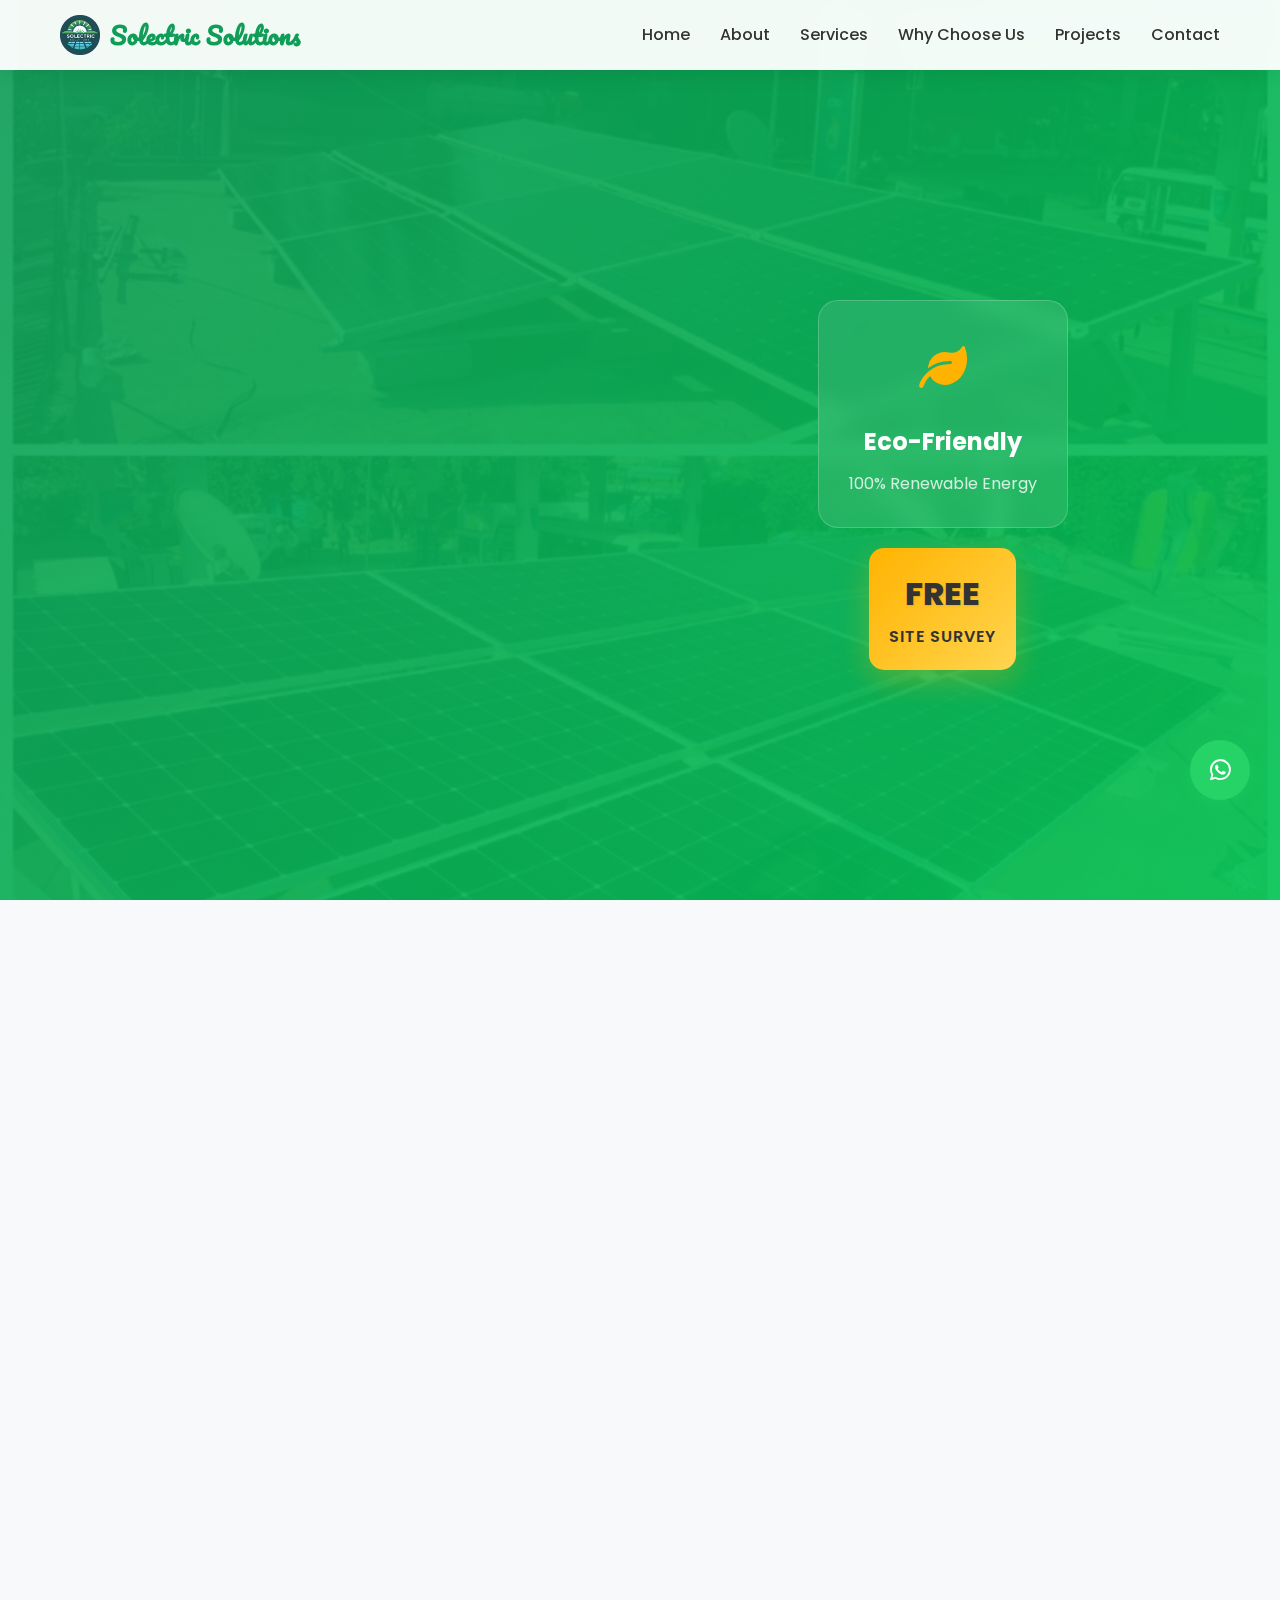
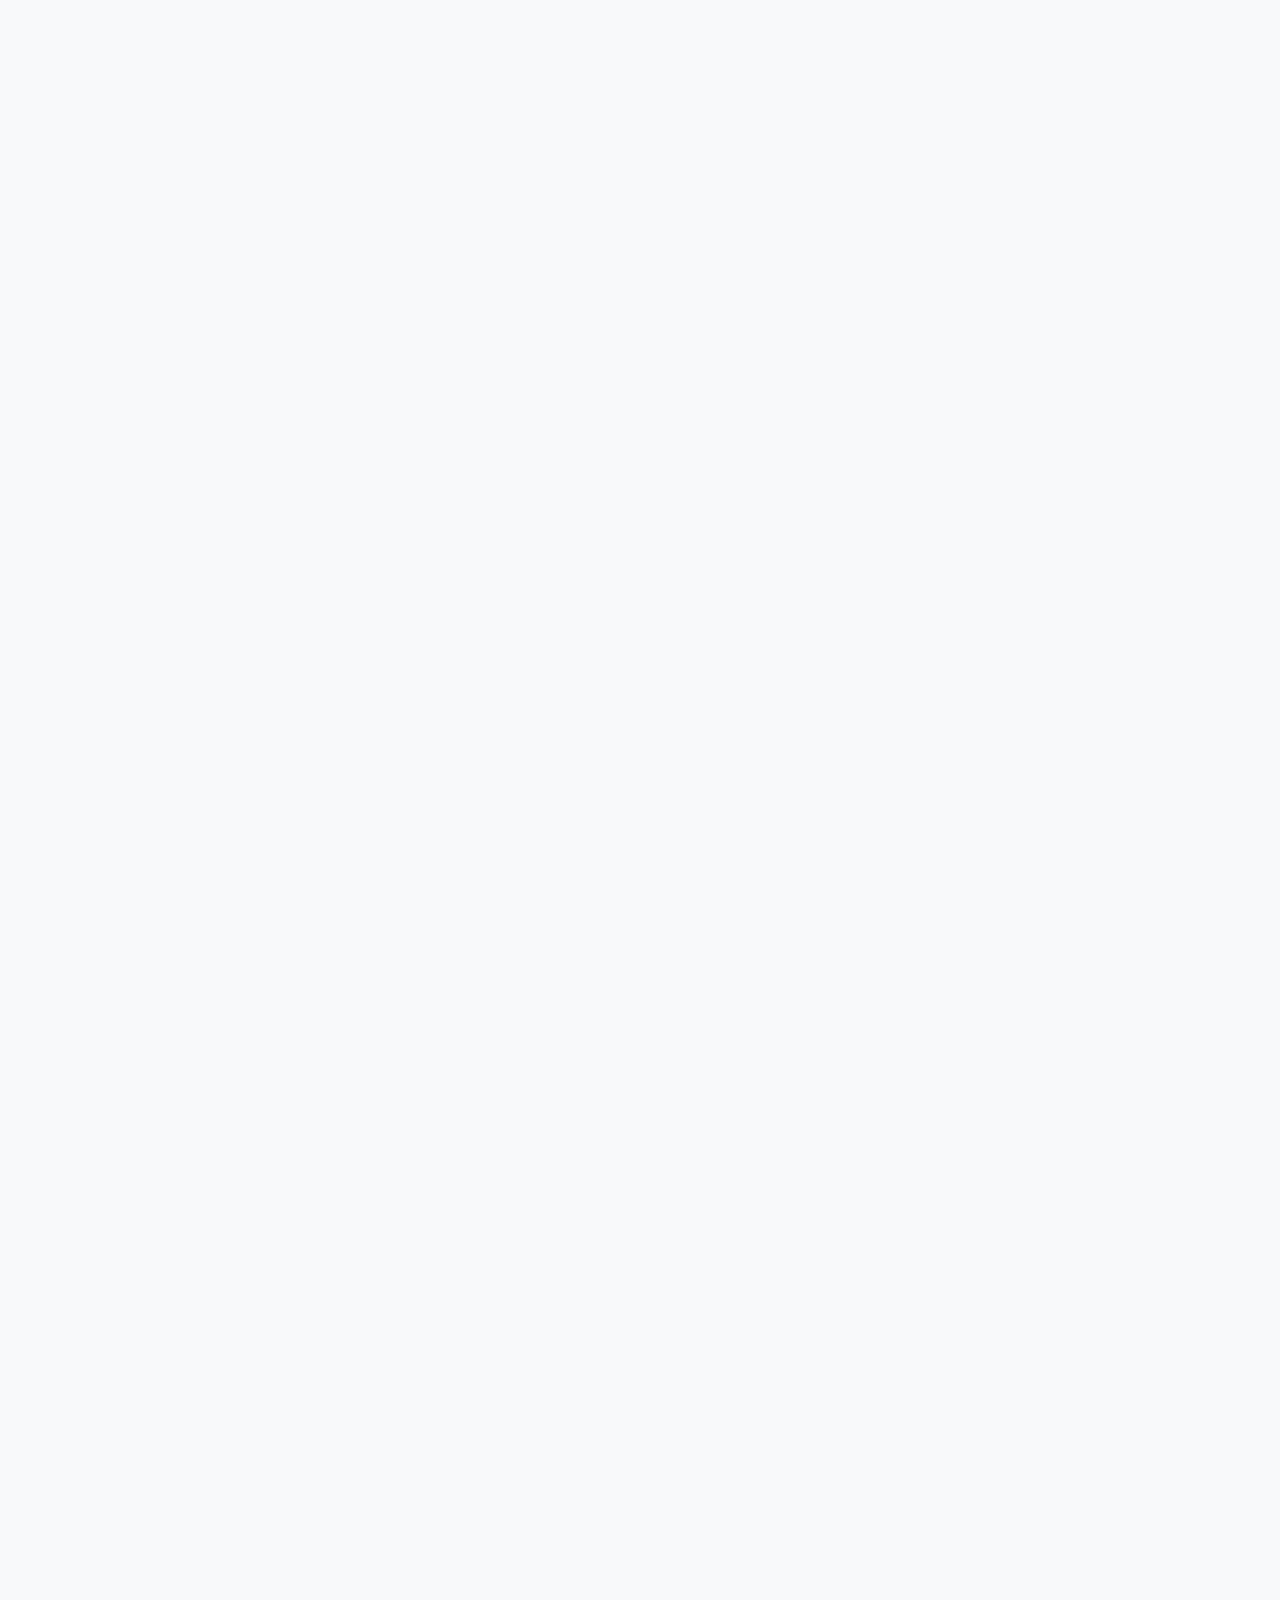
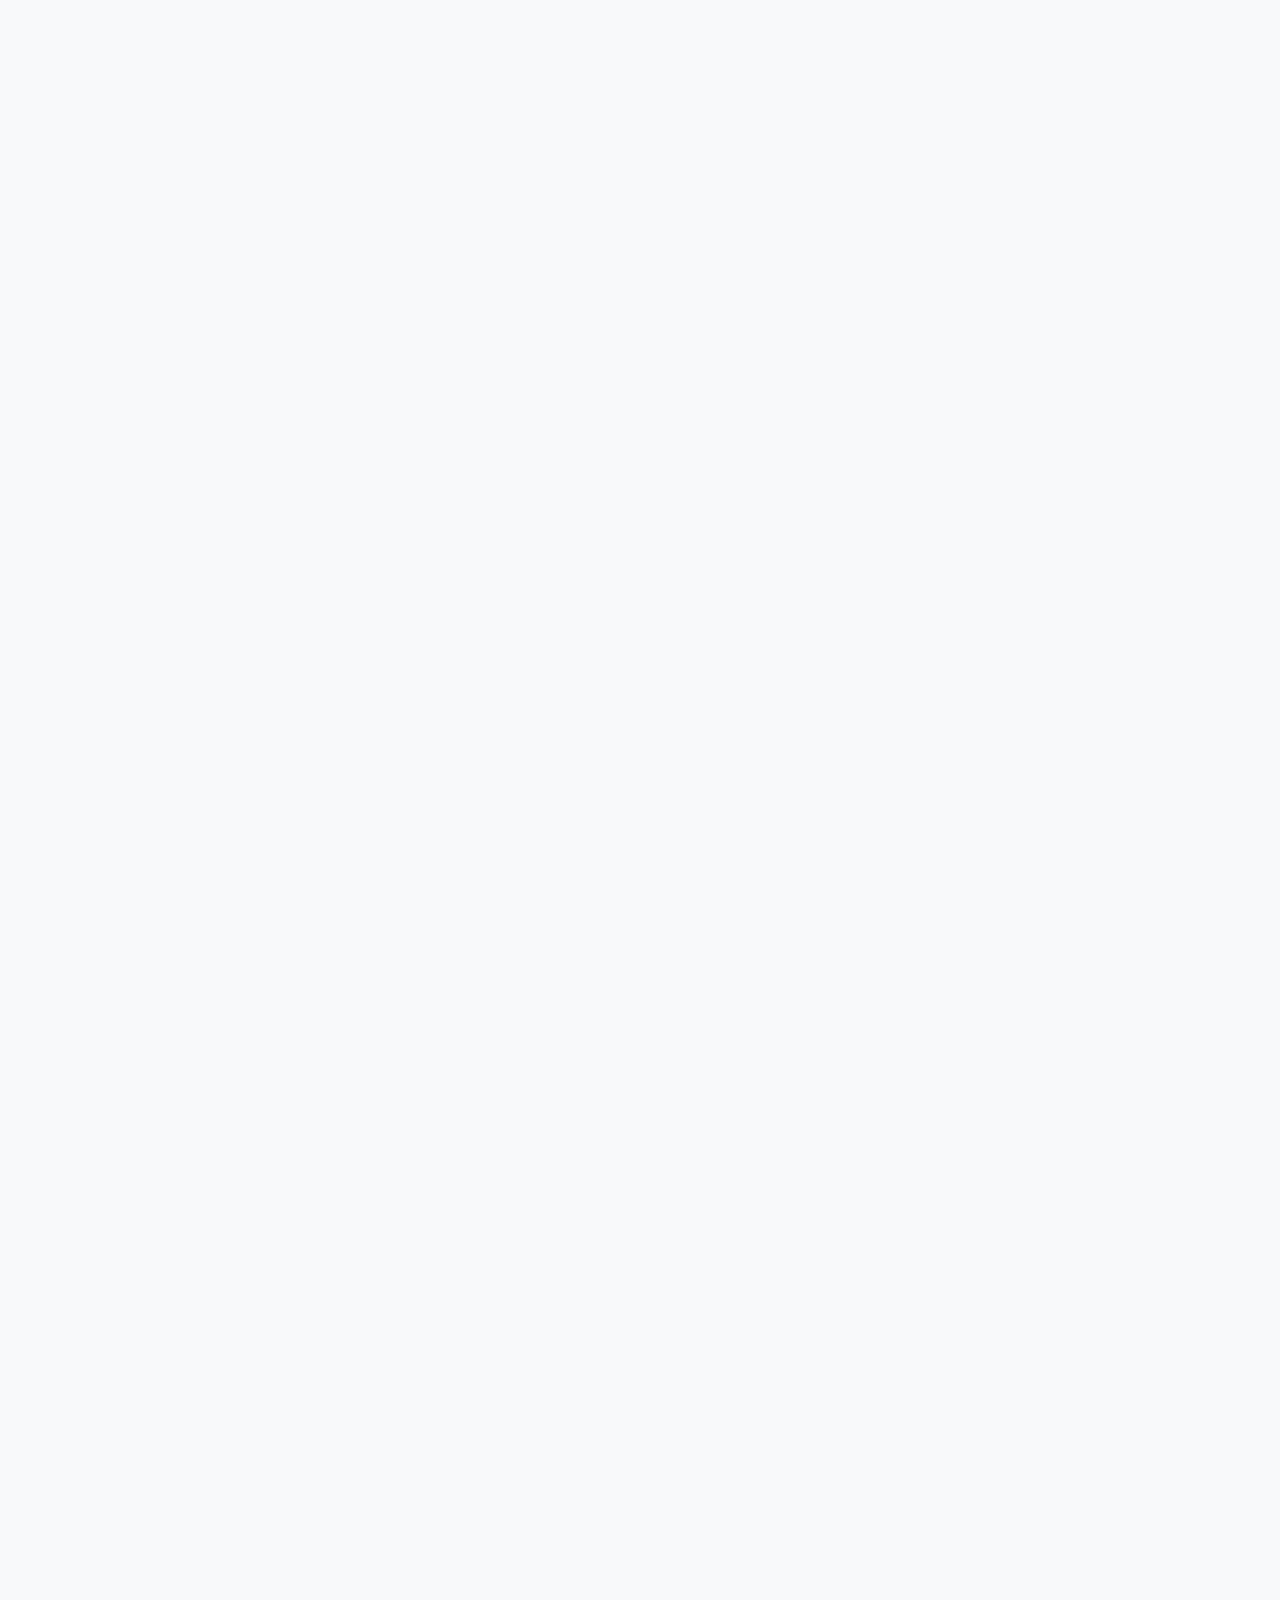
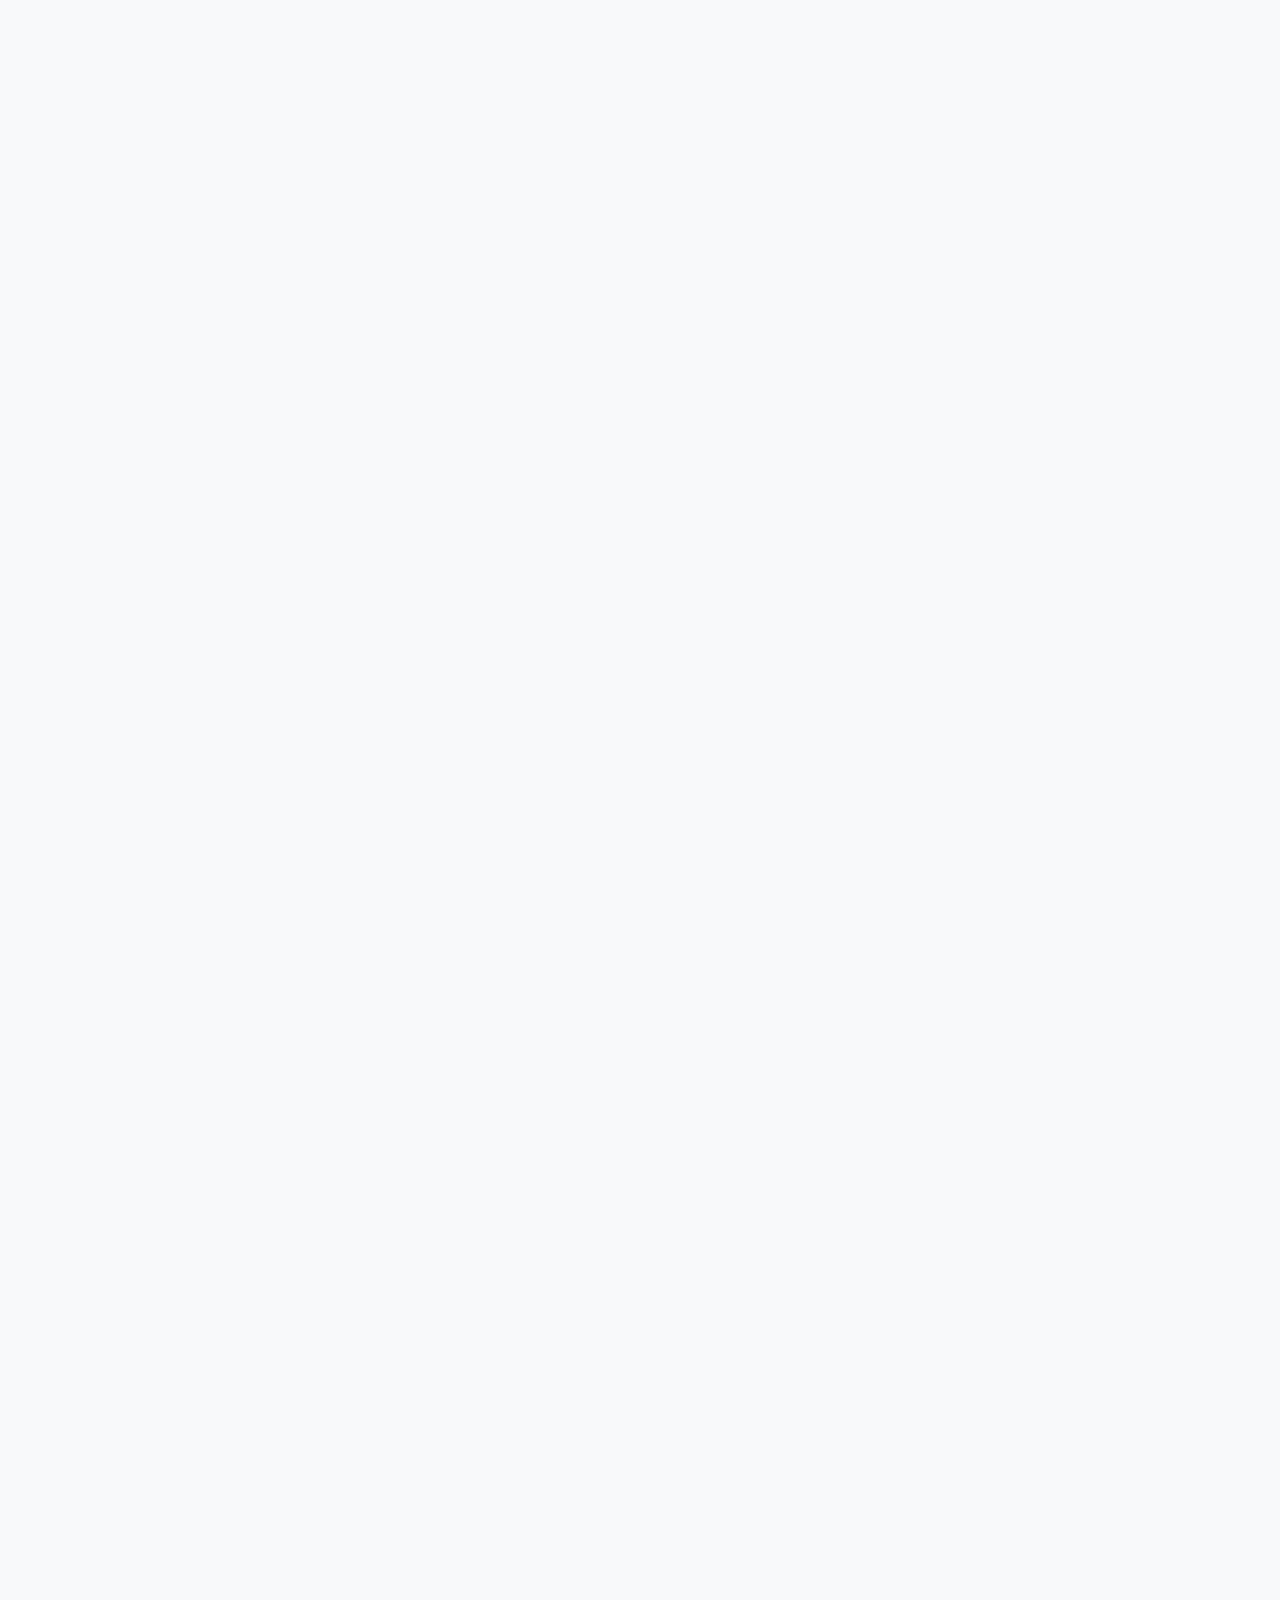
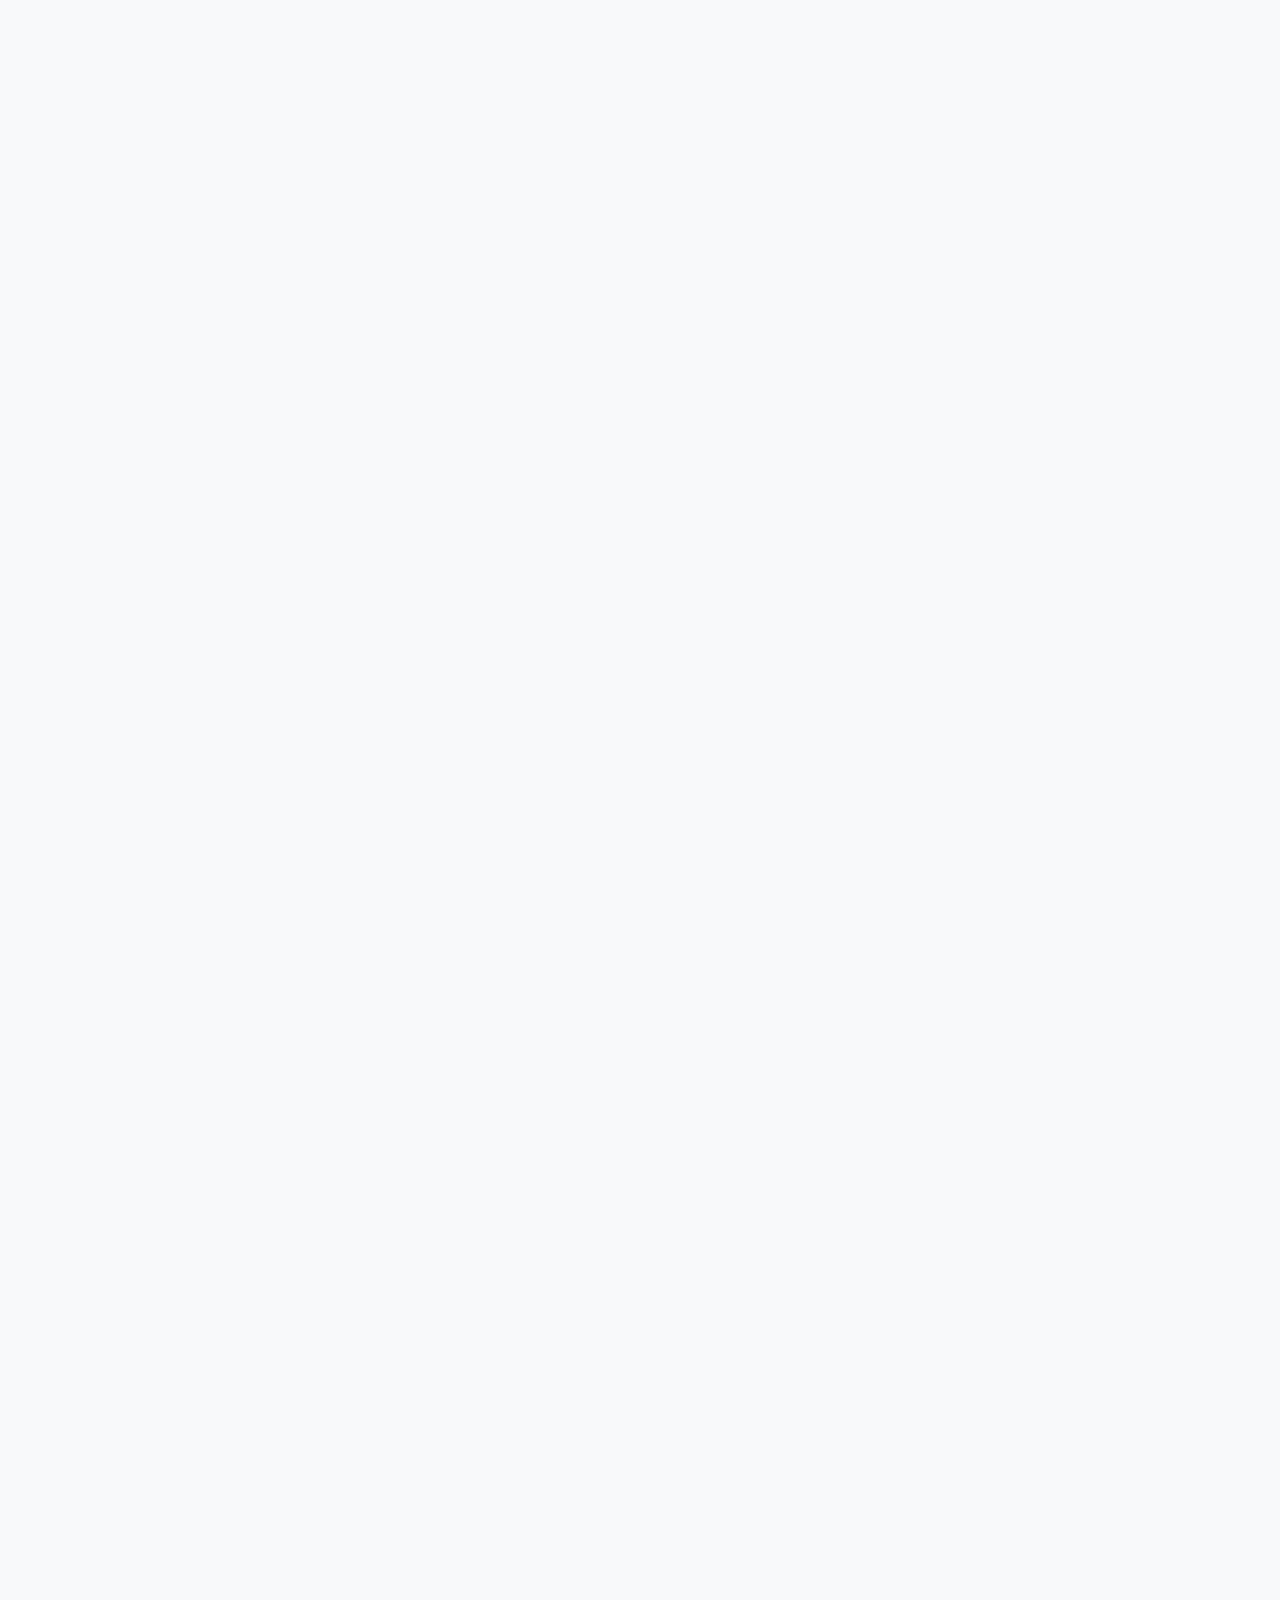
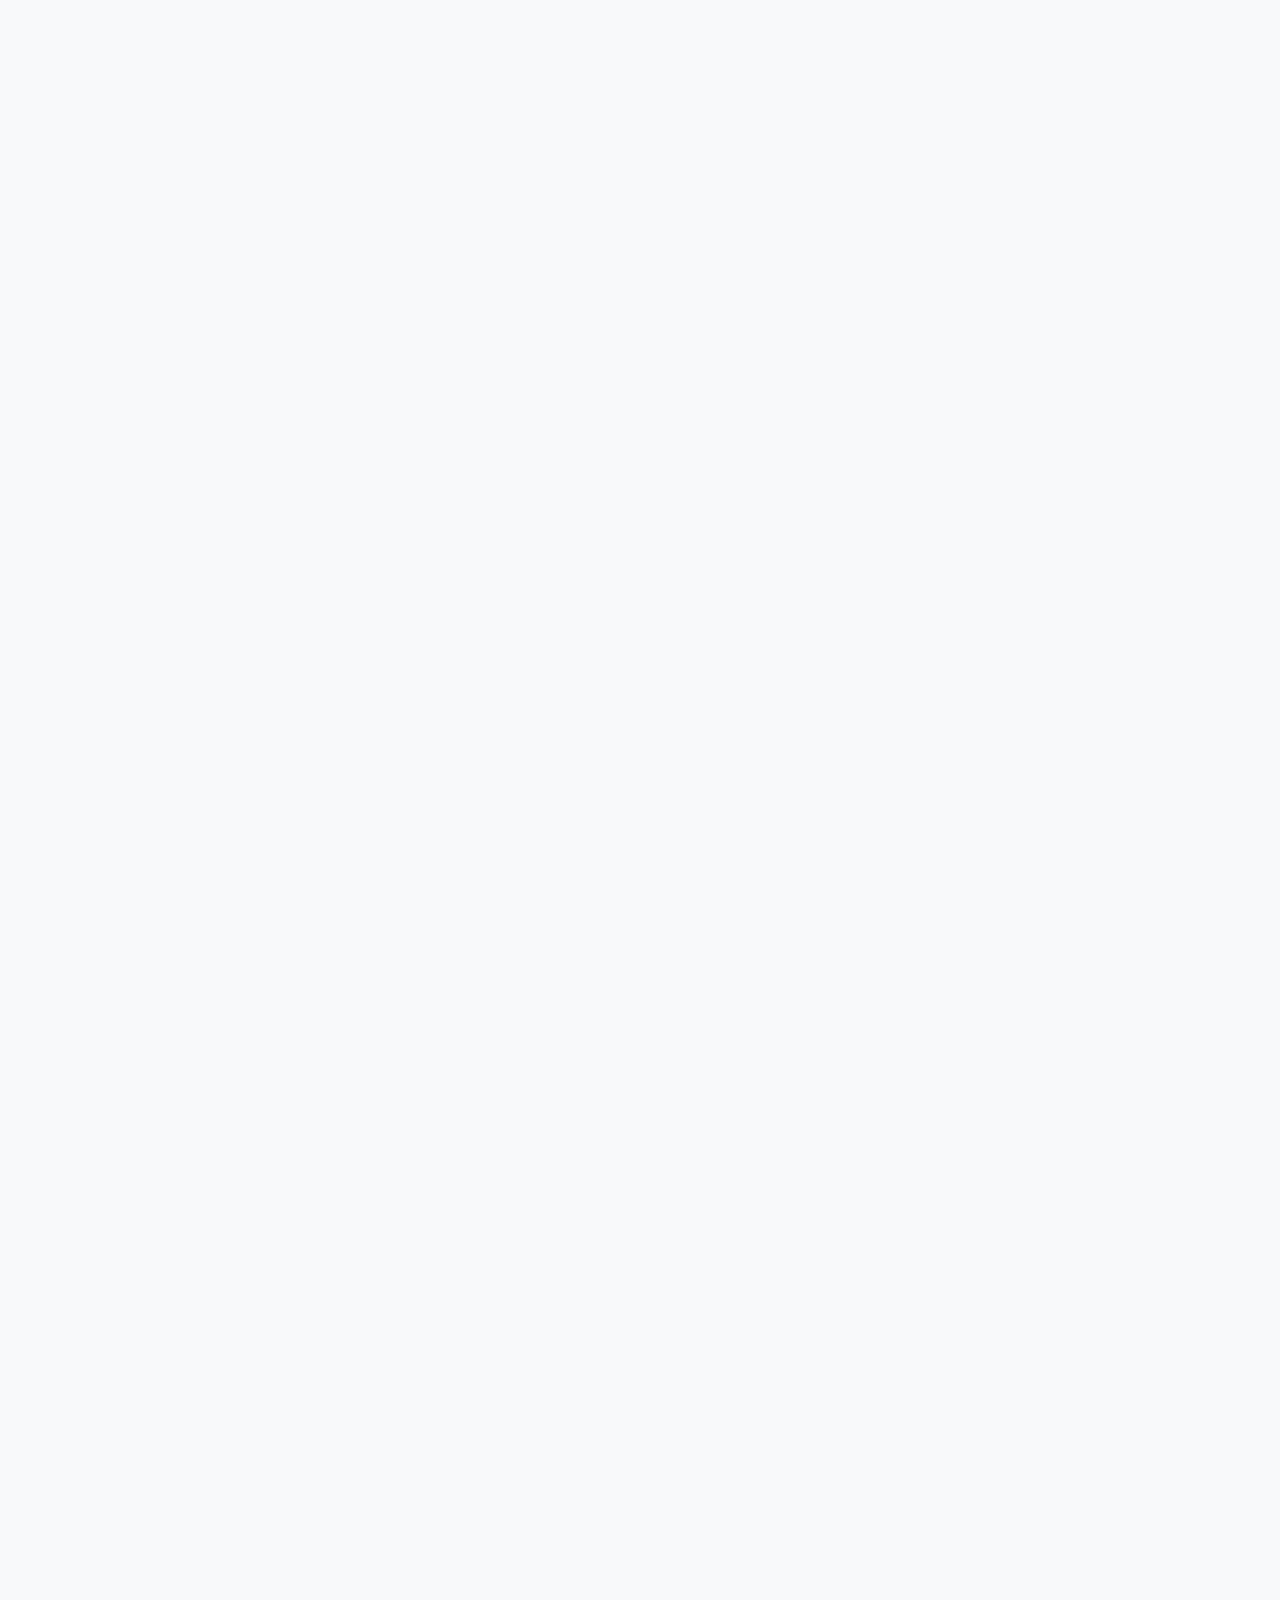
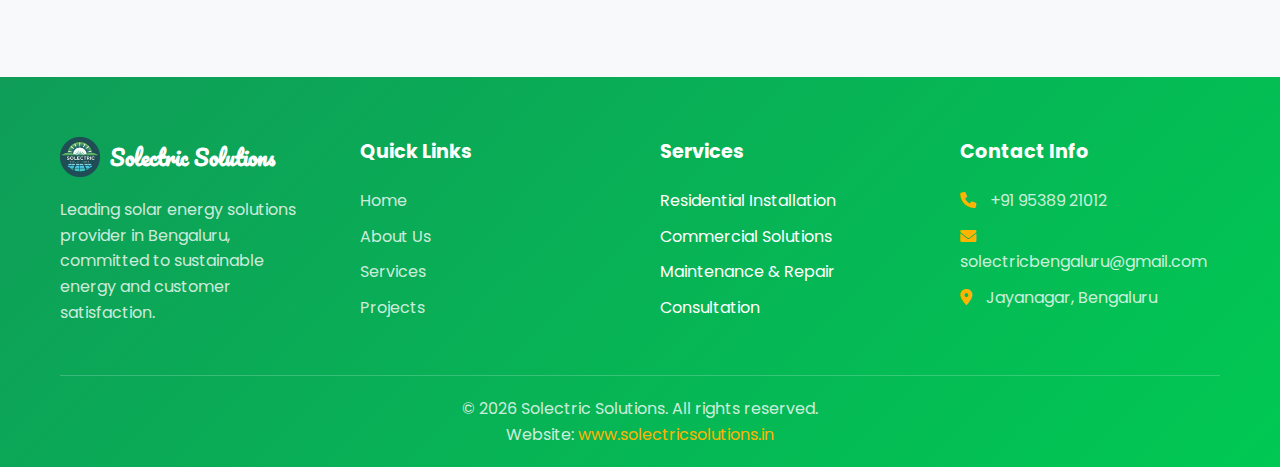
<file: index.html>
<!DOCTYPE html>
<html lang="en">
<head>
    <meta charset="UTF-8">
    <meta name="viewport" content="width=device-width, initial-scale=1.0">
    <meta http-equiv="Cache-Control" content="no-cache, no-store, must-revalidate">
    <meta http-equiv="Pragma" content="no-cache">
    <meta http-equiv="Expires" content="0">
    <title>Solectric Solutions | Leading Solar Panel Installation Services in Bengaluru</title>
    <meta name="description" content="Solectric Solutions - Premium Solar Panel Installation, Maintenance, and Consultation in Bengaluru. Transform your energy with sustainable solar solutions.">
    <link rel="stylesheet" href="styles.css?v=1.1">
    <link href="https://cdnjs.cloudflare.com/ajax/libs/font-awesome/6.0.0/css/all.min.css" rel="stylesheet">
    <link href="https://fonts.googleapis.com/css2?family=Poppins:wght@300;400;500;600;700;800&display=swap" rel="stylesheet">
    <!-- PHP Backend Email System - No EmailJS needed -->
</head>
<body>
    <!-- Navigation -->
    <nav class="navbar">
        <div class="nav-container">
            <div class="nav-logo">
                <img src="Images/Logo/logo1.PNG" alt="Solectric Solutions" class="logo-img">
                <span class="logo-text">Solectric Solutions</span>
            </div>
            <ul class="nav-menu">
                <li><a href="#home" class="nav-link">Home</a></li>
                <li><a href="#about" class="nav-link">About</a></li>
                <li><a href="#services" class="nav-link">Services</a></li>
                <li><a href="#why-choose" class="nav-link">Why Choose Us</a></li>
                <li><a href="#projects" class="nav-link">Projects</a></li>
                <li><a href="#contact" class="nav-link">Contact</a></li>
            </ul>
            <div class="nav-toggle">
                <span class="bar"></span>
                <span class="bar"></span>
                <span class="bar"></span>
            </div>
        </div>
    </nav>

    <!-- Hero Section -->
    <section id="home" class="hero">
        <div class="hero-background">
            <div class="hero-overlay"></div>
        </div>
        <div class="hero-content">
            <div class="hero-text">
                <h1 class="hero-title">
                    <span class="title-line">Solar Panel</span>
                    <span class="title-line">Installation Services</span>
                </h1>
                <p class="hero-subtitle">One-stop solution for all your solar power needs.</p>
                <div class="hero-buttons">
                    <a href="#contact" class="btn btn-primary">
                        <i class="fas fa-solar-panel"></i>
                        Get Free Quote
                    </a>
                    <a href="#projects" class="btn btn-secondary">
                        <i class="fas fa-play"></i>
                        View Projects
                    </a>
                </div>
            </div>
            <div class="hero-image">
                <div class="floating-card">
                    <div class="card-icon">
                        <i class="fas fa-leaf"></i>
                    </div>
                    <div class="card-content">
                        <h3>Eco-Friendly</h3>
                        <p>100% Renewable Energy</p>
                    </div>
                </div>
                <div class="free-survey-badge">
                    <div class="badge-content">
                        <span class="free-text">FREE</span>
                        <span class="survey-text">SITE SURVEY</span>
                    </div>
                </div>
            </div>
        </div>
        <div class="scroll-indicator">
            <div class="scroll-arrow"></div>
        </div>
    </section>

    <!-- Stats Section -->
    <section class="stats">
        <div class="container">
            <div class="stats-grid">
                <div class="stat-item" data-target="150">
                    <div class="stat-icon">
                        <i class="fas fa-home"></i>
                    </div>
                    <div class="stat-number">0</div>
                    <div class="stat-label">Homes Powered</div>
                </div>
                <div class="stat-item" data-target="1000">
                    <div class="stat-icon">
                        <i class="fas fa-solar-panel"></i>
                    </div>
                    <div class="stat-number">0</div>
                    <div class="stat-label">Panels Installed</div>
                </div>
                <div class="stat-item" data-target="500">
                    <div class="stat-icon">
                        <i class="fas fa-star"></i>
                    </div>
                    <div class="stat-number">0</div>
                    <div class="stat-label">Happy Customers</div>
                </div>
                <div class="stat-item" data-target="5">
                    <div class="stat-icon">
                        <i class="fas fa-award"></i>
                    </div>
                    <div class="stat-number">0</div>
                    <div class="stat-label">Years Experience</div>
                </div>
            </div>
        </div>
    </section>

    <!-- About Section -->
    <section id="about" class="about">
        <div class="container">
            <div class="section-header">
                <h2 class="section-title">About Solectric Solutions</h2>
                <p class="section-subtitle">Leading the solar revolution in Bengaluru with innovative and sustainable energy solutions</p>
            </div>
            <div class="about-content">
                <div class="about-text">
                    <div class="about-card">
                        <div class="card-header">
                            <i class="fas fa-lightbulb"></i>
                            <h3>Our Mission</h3>
                        </div>
                        <p>We are one of the most trusted solar solutions companies driven by innovation and loyalty to help clients overcome problems faced due to traditional electricity hurdles. We are here to bridge the gap between your problems to the right solution.</p>
                    </div>
                    <div class="about-features">
                        <div class="feature">
                            <i class="fas fa-check-circle"></i>
                            <span>Expert Installation Team</span>
                        </div>
                        <div class="feature">
                            <i class="fas fa-check-circle"></i>
                            <span>Premium Quality Products</span>
                        </div>
                        <div class="feature">
                            <i class="fas fa-check-circle"></i>
                            <span>24/7 Support</span>
                        </div>
                        <div class="feature">
                            <i class="fas fa-check-circle"></i>
                            <span>Warranty Coverage</span>
                        </div>
                    </div>
                </div>
                <div class="about-image">
                    <div class="image-container">
                        <img src="Images/Projects/image1.jpeg" alt="Solar Installation" class="about-img">
                        <div class="experience-badge">
                            <span class="years">5+</span>
                            <span class="text">Years of Excellence</span>
                        </div>
                    </div>
                </div>
            </div>
        </div>
    </section>

    <!-- Services Section -->
    <section id="services" class="services">
        <div class="container">
            <div class="section-header">
                <h2 class="section-title">OUR SERVICES</h2>
                <p class="section-subtitle">Comprehensive solar solutions for residential and commercial needs</p>
            </div>
            <div class="services-grid">
                <div class="service-card">
                    <div class="service-icon">
                        <i class="fas fa-home"></i>
                    </div>
                    <h3>End-to-end solar panel installation</h3>
                    <p>Complete solar panel installation for homes with customized solutions to maximize energy savings.</p>
                    <div class="service-features">
                        <div class="feature-item">
                            <i class="fas fa-check"></i>
                            <span>Custom Design</span>
                        </div>
                        <div class="feature-item">
                            <i class="fas fa-check"></i>
                            <span>Professional Installation</span>
                        </div>
                        <div class="feature-item">
                            <i class="fas fa-check"></i>
                            <span>Warranty Coverage</span>
                        </div>
                    </div>
                </div>
                <div class="service-card">
                    <div class="service-icon">
                        <i class="fas fa-tools"></i>
                    </div>
                    <h3>Solar system maintenance and repair</h3>
                    <p>Regular maintenance, cleaning, and repair services to ensure optimal system performance.</p>
                    <div class="service-features">
                        <div class="feature-item">
                            <i class="fas fa-check"></i>
                            <span>Annual Maintenance</span>
                        </div>
                        <div class="feature-item">
                            <i class="fas fa-check"></i>
                            <span>Emergency Repairs</span>
                        </div>
                        <div class="feature-item">
                            <i class="fas fa-check"></i>
                            <span>Performance Monitoring</span>
                        </div>
                    </div>
                </div>
                <div class="service-card">
                    <div class="service-icon">
                        <i class="fas fa-chart-line"></i>
                    </div>
                    <h3>Solar energy consultation and planning</h3>
                    <p>Expert consultation for solar feasibility, system design, and energy optimization strategies.</p>
                    <div class="service-features">
                        <div class="feature-item">
                            <i class="fas fa-check"></i>
                            <span>Site Assessment</span>
                        </div>
                        <div class="feature-item">
                            <i class="fas fa-check"></i>
                            <span>Energy Analysis</span>
                        </div>
                        <div class="feature-item">
                            <i class="fas fa-check"></i>
                            <span>Financial Planning</span>
                        </div>
                    </div>
                </div>
            </div>
            <div class="satisfaction-badge-container">
                <div class="satisfaction-badge">
                    <div class="badge-circle">
                        <div class="badge-content">
                            <span class="badge-percentage">100%</span>
                            <span class="badge-text">SATISFACTION</span>
                            <span class="badge-guarantee">Guaranteed</span>
                        </div>
                        <div class="badge-ribbons">
                            <div class="ribbon ribbon-left"></div>
                            <div class="ribbon ribbon-right"></div>
                        </div>
                    </div>
                </div>
            </div>
        </div>
    </section>

    <!-- Why Choose Us Section -->
    <section id="why-choose" class="why-choose-section">
        <div class="container">
            <div class="section-header">
                <h2 class="section-title">4 ESSENTIAL REASONS TO CHOOSE SOLECTRIC SOLUTIONS</h2>
                <p class="section-subtitle">WHY CHOOSE US?</p>
            </div>
            <div class="why-choose-content">
                <div class="why-choose-text">
                    <p class="why-choose-description">Solectric Solutions specializes in delivering top-notch solar installation and comprehensive energy solutions tailored to illuminate your path to sustainable living.</p>
                </div>
                <div class="reasons-grid">
                    <div class="reason-card">
                        <div class="reason-icon">
                            <i class="fas fa-award"></i>
                        </div>
                        <h3>Expert Team</h3>
                        <p>Highly skilled and certified professionals with years of experience in solar installations</p>
                    </div>
                    <div class="reason-card">
                        <div class="reason-icon">
                            <i class="fas fa-shield-alt"></i>
                        </div>
                        <h3>Quality Assurance</h3>
                        <p>Premium quality products and materials with comprehensive warranty coverage</p>
                    </div>
                    <div class="reason-card">
                        <div class="reason-icon">
                            <i class="fas fa-headset"></i>
                        </div>
                        <h3>24/7 Support</h3>
                        <p>Round-the-clock customer support and emergency service availability</p>
                    </div>
                    <div class="reason-card">
                        <div class="reason-icon">
                            <i class="fas fa-handshake"></i>
                        </div>
                        <h3>Trusted Partner</h3>
                        <p>Reliable and transparent service with proven track record of customer satisfaction</p>
                    </div>
                </div>
            </div>
        </div>
    </section>

    <!-- Power Generation Section -->
    <section class="power-generation">
        <div class="container">
            <div class="section-header">
                <h2 class="section-title">Solar Energy System</h2>
                <p class="section-subtitle">Power Generation Summary</p>
            </div>
            <div class="power-grid">
                <div class="power-card" data-kw="1">
                    <div class="power-header">
                        <h3>1 KW Solar Generates:</h3>
                        <div class="power-icon">
                            <i class="fas fa-bolt"></i>
                        </div>
                    </div>
                    <div class="power-details">
                        <div class="power-item">
                            <span class="label">Daily:</span>
                            <span class="value">3 to 4 units per Day</span>
                        </div>
                        <div class="power-item">
                            <span class="label">Monthly:</span>
                            <span class="value">90 to 120 units per month</span>
                        </div>
                    </div>
                </div>
                <div class="power-card" data-kw="2">
                    <div class="power-header">
                        <h3>2 KW Solar Generates:</h3>
                        <div class="power-icon">
                            <i class="fas fa-bolt"></i>
                        </div>
                    </div>
                    <div class="power-details">
                        <div class="power-item">
                            <span class="label">Daily:</span>
                            <span class="value">6 to 8 units per Day</span>
                        </div>
                        <div class="power-item">
                            <span class="label">Monthly:</span>
                            <span class="value">180 to 240 units per month</span>
                        </div>
                    </div>
                </div>
                <div class="power-card" data-kw="3">
                    <div class="power-header">
                        <h3>3 KW Solar Generates:</h3>
                        <div class="power-icon">
                            <i class="fas fa-bolt"></i>
                        </div>
                    </div>
                    <div class="power-details">
                        <div class="power-item">
                            <span class="label">Daily:</span>
                            <span class="value">9 to 12 units per Day</span>
                        </div>
                        <div class="power-item">
                            <span class="label">Monthly:</span>
                            <span class="value">270 to 360 units per month</span>
                        </div>
                    </div>
                </div>
                <div class="power-card" data-kw="4">
                    <div class="power-header">
                        <h3>4 KW Solar Generates:</h3>
                        <div class="power-icon">
                            <i class="fas fa-bolt"></i>
                        </div>
                    </div>
                    <div class="power-details">
                        <div class="power-item">
                            <span class="label">Daily:</span>
                            <span class="value">12 to 16 units per Day</span>
                        </div>
                        <div class="power-item">
                            <span class="label">Monthly:</span>
                            <span class="value">360 to 480 units per month</span>
                        </div>
                    </div>
                </div>
                <div class="power-card featured" data-kw="5">
                    <div class="power-header">
                        <h3>5 KW Solar Generates:</h3>
                        <div class="power-icon">
                            <i class="fas fa-bolt"></i>
                        </div>
                        <div class="popular-badge">Most Popular</div>
                    </div>
                    <div class="power-details">
                        <div class="power-item">
                            <span class="label">Daily:</span>
                            <span class="value">15 to 20 units per Day</span>
                        </div>
                        <div class="power-item">
                            <span class="label">Monthly:</span>
                            <span class="value">450 to 600 units per month</span>
                        </div>
                    </div>
                </div>
                <div class="power-card" data-kw="6">
                    <div class="power-header">
                        <h3>6 KW Solar Generates:</h3>
                        <div class="power-icon">
                            <i class="fas fa-bolt"></i>
                        </div>
                    </div>
                    <div class="power-details">
                        <div class="power-item">
                            <span class="label">Daily:</span>
                            <span class="value">18 to 24 units per Day</span>
                        </div>
                        <div class="power-item">
                            <span class="label">Monthly:</span>
                            <span class="value">540 to 720 units per month</span>
                        </div>
                    </div>
                </div>
                <div class="power-card" data-kw="7">
                    <div class="power-header">
                        <h3>7 KW Solar Generates:</h3>
                        <div class="power-icon">
                            <i class="fas fa-bolt"></i>
                        </div>
                    </div>
                    <div class="power-details">
                        <div class="power-item">
                            <span class="label">Daily:</span>
                            <span class="value">21 to 28 units per Day</span>
                        </div>
                        <div class="power-item">
                            <span class="label">Monthly:</span>
                            <span class="value">630 to 840 units per month</span>
                        </div>
                    </div>
                </div>
                <div class="power-card" data-kw="8">
                    <div class="power-header">
                        <h3>8 KW Solar Generates:</h3>
                        <div class="power-icon">
                            <i class="fas fa-bolt"></i>
                        </div>
                    </div>
                    <div class="power-details">
                        <div class="power-item">
                            <span class="label">Daily:</span>
                            <span class="value">24 to 32 units per Day</span>
                        </div>
                        <div class="power-item">
                            <span class="label">Monthly:</span>
                            <span class="value">720 to 960 units per month</span>
                        </div>
                    </div>
                </div>
                <div class="power-card" data-kw="9">
                    <div class="power-header">
                        <h3>9 KW Solar Generates:</h3>
                        <div class="power-icon">
                            <i class="fas fa-bolt"></i>
                        </div>
                    </div>
                    <div class="power-details">
                        <div class="power-item">
                            <span class="label">Daily:</span>
                            <span class="value">27 to 36 units per Day</span>
                        </div>
                        <div class="power-item">
                            <span class="label">Monthly:</span>
                            <span class="value">810 to 1080 units per month</span>
                        </div>
                    </div>
                </div>
                <div class="power-card" data-kw="10">
                    <div class="power-header">
                        <h3>10 KW Solar Generates:</h3>
                        <div class="power-icon">
                            <i class="fas fa-bolt"></i>
                        </div>
                    </div>
                    <div class="power-details">
                        <div class="power-item">
                            <span class="label">Daily:</span>
                            <span class="value">30 to 40 units per Day</span>
                        </div>
                        <div class="power-item">
                            <span class="label">Monthly:</span>
                            <span class="value">900 to 1200 units per month</span>
                        </div>
                    </div>
                </div>
            </div>
        </div>
    </section>

    <!-- Brands Section -->
    <section class="brands">
        <div class="container">
            <div class="section-header">
                <h2 class="section-title">Our Trusted Brands</h2>
                <p class="section-subtitle">We partner with world-leading manufacturers to ensure quality and reliability</p>
            </div>
            <div class="brands-container">
                <div class="brands-track">
                    <div class="brand-item">
                        <img src="Images/Brands/loom_solar_logo.jpg" alt="Loom Solar">
                    </div>
                    <div class="brand-item">
                        <img src="Images/Brands/Luminous logo.png" alt="Luminous">
                    </div>
                    <div class="brand-item">
                        <img src="Images/Brands/Panasonic_logo.png" alt="Panasonic">
                    </div>
                    <div class="brand-item">
                        <img src="Images/Brands/Havells_logo.png" alt="Havells">
                    </div>
                    <div class="brand-item">
                        <img src="Images/Brands/goldi_solar_logo.jpg" alt="Goldi Solar">
                    </div>
                    <div class="brand-item">
                        <img src="Images/Brands/ja-solar-logo.png" alt="JA Solar">
                    </div>
                    <div class="brand-item">
                        <img src="Images/Brands/orb_logo.png" alt="ORB Energy">
                    </div>
                    <div class="brand-item">
                        <img src="Images/Brands/trinasolar_logo.png" alt="Trina Solar">
                    </div>
                    <div class="brand-item">
                        <img src="Images/Brands/goodwe_logo.png" alt="Goodwee">
                    </div>
                    <div class="brand-item">
                        <img src="Images/Brands/Growatt-new-logo.jpg" alt="Growatt">
                    </div>
                    <div class="brand-item">
                        <img src="Images/Brands/UTL_logo.webp" alt="UTL Solar">
                    </div>
                    <div class="brand-item">
                        <img src="Images/Brands/eastman_logo.jpg" alt="Eastman Solar">
                    </div>
                    <div class="brand-item">
                        <img src="Images/Brands/kirloskarsolar_logo.jpg" alt="Kirloskar Solar">
                    </div>
                    <div class="brand-item">
                        <img src="Images/Brands/tata-power-logo.png" alt="Tata Power">
                    </div>
                    <!-- Duplicate brands for seamless loop -->
                    <div class="brand-item">
                        <img src="Images/Brands/loom_solar_logo.jpg" alt="Loom Solar">
                    </div>
                    <div class="brand-item">
                        <img src="Images/Brands/Luminous logo.png" alt="Luminous">
                    </div>
                    <div class="brand-item">
                        <img src="Images/Brands/Panasonic_logo.png" alt="Panasonic">
                    </div>
                    <div class="brand-item">
                        <img src="Images/Brands/Havells_logo.png" alt="Havells">
                    </div>
                    <div class="brand-item">
                        <img src="Images/Brands/goldi_solar_logo.jpg" alt="Goldi Solar">
                    </div>
                    <div class="brand-item">
                        <img src="Images/Brands/ja-solar-logo.png" alt="JA Solar">
                    </div>
                    <div class="brand-item">
                        <img src="Images/Brands/orb_logo.png" alt="ORB Energy">
                    </div>
                    <div class="brand-item">
                        <img src="Images/Brands/trinasolar_logo.png" alt="Trina Solar">
                    </div>
                    <div class="brand-item">
                        <img src="Images/Brands/goodwe_logo.png" alt="Goodwee">
                    </div>
                    <div class="brand-item">
                        <img src="Images/Brands/Growatt-new-logo.jpg" alt="Growatt">
                    </div>
                    <div class="brand-item">
                        <img src="Images/Brands/UTL_logo.webp" alt="UTL Solar">
                    </div>
                    <div class="brand-item">
                        <img src="Images/Brands/eastman_logo.jpg" alt="Eastman Solar">
                    </div>
                    <div class="brand-item">
                        <img src="Images/Brands/kirloskarsolar_logo.jpg" alt="Kirloskar Solar">
                    </div>
                    <div class="brand-item">
                        <img src="Images/Brands/tata-power-logo.png" alt="Tata Power">
                    </div>
                </div>
            </div>
        </div>
    </section>

    <!-- Projects Section -->
    <section id="projects" class="projects">
        <div class="container">
            <div class="section-header">
                <h2 class="section-title">Our Recent Projects</h2>
                <p class="section-subtitle">Showcasing our successful solar installations across Bengaluru</p>
            </div>
            <div class="projects-grid">
                <!-- Project 1 -->
                <div class="project-card">
                    <div class="project-image">
                        <img src="Images/Projects/image1.jpeg" alt="Solar Panel Installation Project 1">
                        <div class="project-overlay">
                            <div class="project-details">
                                <h4>Residential Installation</h4>
                                <p>5 KW System • Jayanagar</p>
                                <span class="project-tag">Completed</span>
                            </div>
                        </div>
                    </div>
                </div>
                <!-- Project 2 -->
                <div class="project-card">
                    <div class="project-image">
                        <img src="Images/Projects/image_2.jpeg" alt="Solar Panel Installation Project 2">
                        <div class="project-overlay">
                            <div class="project-details">
                                <h4>Commercial Installation</h4>
                                <p>20 KW System • BTM Layout</p>
                                <span class="project-tag">Completed</span>
                            </div>
                        </div>
                    </div>
                </div>
                <!-- Project 3 -->
                <div class="project-card">
                    <div class="project-image">
                        <img src="Images/Projects/image_3.jpeg" alt="Solar Panel Installation Project 3">
                        <div class="project-overlay">
                            <div class="project-details">
                                <h4>Industrial Installation</h4>
                                <p>50 KW System • Electronic City</p>
                                <span class="project-tag">In Progress</span>
                            </div>
                        </div>
                    </div>
                </div>
                <!-- Project 4 -->
                <div class="project-card">
                    <div class="project-image">
                        <img src="Images/Projects/image_4.jpeg" alt="Solar Panel Installation Project 4">
                        <div class="project-overlay">
                            <div class="project-details">
                                <h4>Apartment Complex</h4>
                                <p>100 KW System • Whitefield</p>
                                <span class="project-tag">Completed</span>
                            </div>
                        </div>
                    </div>
                </div>
                <!-- Project 5 -->
                <div class="project-card">
                    <div class="project-image">
                        <img src="Images/Projects/image_5.jpeg" alt="Solar Panel Installation Project 5">
                        <div class="project-overlay">
                            <div class="project-details">
                                <h4>Residential Installation</h4>
                                <p>3 KW System • Koramangala</p>
                                <span class="project-tag">Completed</span>
                            </div>
                        </div>
                    </div>
                </div>
                <!-- Project 6 -->
                <div class="project-card">
                    <div class="project-image">
                        <img src="Images/Projects/image_6.jpeg" alt="Solar Panel Installation Project 6">
                        <div class="project-overlay">
                            <div class="project-details">
                                <h4>Commercial Installation</h4>
                                <p>15 KW System • Indiranagar</p>
                                <span class="project-tag">Completed</span>
                            </div>
                        </div>
                    </div>
                </div>
                <!-- Project 7 -->
                <div class="project-card">
                    <div class="project-image">
                        <img src="Images/Projects/image_7.jpeg" alt="Solar Panel Installation Project 7">
                        <div class="project-overlay">
                            <div class="project-details">
                                <h4>Industrial Installation</h4>
                                <p>75 KW System • Peenya</p>
                                <span class="project-tag">Completed</span>
                            </div>
                        </div>
                    </div>
                </div>
                <!-- Project 8 -->
                <div class="project-card">
                    <div class="project-image">
                        <img src="Images/Projects/image_8.jpeg" alt="Solar Panel Installation Project 8">
                        <div class="project-overlay">
                            <div class="project-details">
                                <h4>Apartment Complex</h4>
                                <p>150 KW System • Sarjapur</p>
                                <span class="project-tag">In Progress</span>
                            </div>
                        </div>
                    </div>
                </div>
                <!-- Project 9 -->
                <div class="project-card">
                    <div class="project-image">
                        <img src="Images/Projects/image_9.jpeg" alt="Solar Panel Installation Project 9">
                        <div class="project-overlay">
                            <div class="project-details">
                                <h4>Large Scale Installation</h4>
                                <p>200 KW System • Marathahalli</p>
                                <span class="project-tag">Completed</span>
                            </div>
                        </div>
                    </div>
                </div>
                <!-- Project 10 -->
                <div class="project-card">
                    <div class="project-image">
                        <img src="Images/Projects/image_10.jpeg" alt="Solar Panel Installation Project 10">
                        <div class="project-overlay">
                            <div class="project-details">
                                <h4>Residential Complex</h4>
                                <p>80 KW System • HSR Layout</p>
                                <span class="project-tag">Completed</span>
                            </div>
                        </div>
                    </div>
                </div>
                <!-- Project 11 -->
                <div class="project-card">
                    <div class="project-image">
                        <img src="Images/Projects/image_11.jpeg" alt="Solar Panel Installation Project 11">
                        <div class="project-overlay">
                            <div class="project-details">
                                <h4>Commercial Building</h4>
                                <p>120 KW System • Koramangala</p>
                                <span class="project-tag">Completed</span>
                            </div>
                        </div>
                    </div>
                </div>
                <!-- Project 12 -->
                <div class="project-card">
                    <div class="project-image">
                        <img src="Images/Projects/image_12.jpeg" alt="Solar Panel Installation Project 12">
                        <div class="project-overlay">
                            <div class="project-details">
                                <h4>Industrial Facility</h4>
                                <p>300 KW System • Peenya Industrial Area</p>
                                <span class="project-tag">In Progress</span>
                            </div>
                        </div>
                    </div>
                </div>
            </div>
        </div>
    </section>

    <!-- Testimonials Section -->
    <section class="testimonials">
        <div class="container">
            <div class="section-header">
                <h2 class="section-title">What Our Customers Say</h2>
                <p class="section-subtitle">Real feedback from satisfied customers</p>
            </div>
            <div class="testimonials-grid">
                <div class="testimonial-card">
                    <div class="testimonial-content">
                        <div class="stars">
                            <i class="fas fa-star"></i>
                            <i class="fas fa-star"></i>
                            <i class="fas fa-star"></i>
                            <i class="fas fa-star"></i>
                            <i class="fas fa-star"></i>
                        </div>
                        <p>"Excellent service from Solectric Solutions. They installed our 5KW system in just 2 days and we're already seeing significant savings on our electricity bills."</p>
                    </div>
                    <div class="testimonial-author">
                        <div class="author-avatar">
                            <i class="fas fa-user"></i>
                        </div>
                        <div class="author-info">
                            <h4>Rahul Sharma</h4>
                            <span>Jayanagar, Bengaluru</span>
                        </div>
                    </div>
                </div>
                <div class="testimonial-card">
                    <div class="testimonial-content">
                        <div class="stars">
                            <i class="fas fa-star"></i>
                            <i class="fas fa-star"></i>
                            <i class="fas fa-star"></i>
                            <i class="fas fa-star"></i>
                            <i class="fas fa-star"></i>
                        </div>
                        <p>"Professional team, quality products, and outstanding after-sales support. Highly recommended for anyone considering solar installation."</p>
                    </div>
                    <div class="testimonial-author">
                        <div class="author-avatar">
                            <i class="fas fa-user"></i>
                        </div>
                        <div class="author-info">
                            <h4>Priya Patel</h4>
                            <span>BTM Layout, Bengaluru</span>
                        </div>
                    </div>
                </div>
                <div class="testimonial-card">
                    <div class="testimonial-content">
                        <div class="stars">
                            <i class="fas fa-star"></i>
                            <i class="fas fa-star"></i>
                            <i class="fas fa-star"></i>
                            <i class="fas fa-star"></i>
                            <i class="fas fa-star"></i>
                        </div>
                        <p>"The consultation process was thorough and they helped us choose the perfect system for our needs. Installation was smooth and professional."</p>
                    </div>
                    <div class="testimonial-author">
                        <div class="author-avatar">
                            <i class="fas fa-user"></i>
                        </div>
                        <div class="author-info">
                            <h4>Vikram Singh</h4>
                            <span>Whitefield, Bengaluru</span>
                        </div>
                    </div>
                </div>
            </div>
        </div>
    </section>

    <!-- Contact Section -->
    <section id="contact" class="contact">
        <div class="container">
            <div class="section-header">
                <h2 class="section-title">Get In Touch</h2>
                <p class="section-subtitle">Ready to go solar? Contact us for a free consultation and quote</p>
            </div>
            <div class="contact-content">
                <div class="contact-info">
                    <div class="contact-card">
                        <div class="contact-icon">
                            <i class="fas fa-map-marker-alt"></i>
                        </div>
                        <div class="contact-details">
                            <h4>Our Location</h4>
                            <p>No. 89, 1st flr, (JP), 3rd Cross, LIC COLONY, Opp - Park, 3rd Block East Jayanagar, Bengaluru - 11</p>
                        </div>
                    </div>
                    <div class="contact-card">
                        <div class="contact-icon">
                            <i class="fas fa-phone"></i>
                        </div>
                        <div class="contact-details">
                            <h4>Call Us</h4>
                            <p><a href="tel:+919538921012">+91 95389 21012</a></p>
                            <p>Mon - Sat: 9:00 AM - 7:00 PM</p>
                        </div>
                    </div>
                    <div class="contact-card">
                        <div class="contact-icon">
                            <i class="fas fa-envelope"></i>
                        </div>
                        <div class="contact-details">
                            <h4>Email Us</h4>
                            <p><a href="mailto:solectricbengaluru@gmail.com">solectricbengaluru@gmail.com</a></p>
                            <p>We'll respond within 24 hours</p>
                        </div>
                    </div>
                    <div class="social-links">
                        <a href="#" class="social-link">
                            <i class="fab fa-facebook"></i>
                        </a>
                        <a href="#" class="social-link">
                            <i class="fab fa-instagram"></i>
                        </a>
                        <a href="#" class="social-link">
                            <i class="fab fa-linkedin"></i>
                        </a>
                        <a href="https://wa.me/919538921012" class="social-link whatsapp">
                            <i class="fab fa-whatsapp"></i>
                        </a>
                    </div>
                </div>
                <div class="contact-form-container">
                    <form id="contactForm" class="contact-form">
                        <div class="form-group">
                            <input type="text" name="user_name" placeholder="Your Full Name" required>
                        </div>
                        <div class="form-group">
                            <input type="email" name="user_email" placeholder="Your Email Address" required>
                        </div>
                        <div class="form-group">
                            <input type="tel" name="user_phone" placeholder="Your Phone Number" required>
                        </div>
                        <div class="form-group">
                            <select name="service_type" required>
                                <option value="">Select Service</option>
                                <option value="residential">Residential Installation</option>
                                <option value="commercial">Commercial Installation</option>
                                <option value="maintenance">Maintenance & Repair</option>
                                <option value="consultation">Consultation</option>
                            </select>
                        </div>
                        <div class="form-group">
                            <textarea name="message" placeholder="Tell us about your project..." required></textarea>
                        </div>
                        <button type="submit" class="btn btn-primary">
                            <i class="fas fa-paper-plane"></i>
                            Send Message
                        </button>
                        <div id="formStatus" class="form-status"></div>
                    </form>
                </div>
            </div>
        </div>
    </section>

    <!-- Footer -->
    <footer class="footer">
        <div class="container">
            <div class="footer-content">
                <div class="footer-section">
                                    <div class="footer-logo">
                    <img src="Images/Logo/logo1.PNG" alt="Solectric Solutions">
                    <span>Solectric Solutions</span>
                </div>
                    <p>Leading solar energy solutions provider in Bengaluru, committed to sustainable energy and customer satisfaction.</p>
                </div>
                <div class="footer-section">
                    <h4>Quick Links</h4>
                    <ul>
                        <li><a href="#home">Home</a></li>
                        <li><a href="#about">About Us</a></li>
                        <li><a href="#services">Services</a></li>
                        <li><a href="#projects">Projects</a></li>
                    </ul>
                </div>
                <div class="footer-section">
                    <h4>Services</h4>
                    <ul>
                        <li>Residential Installation</li>
                        <li>Commercial Solutions</li>
                        <li>Maintenance & Repair</li>
                        <li>Consultation</li>
                    </ul>
                </div>
                <div class="footer-section">
                    <h4>Contact Info</h4>
                    <p><i class="fas fa-phone"></i> +91 95389 21012</p>
                    <p><i class="fas fa-envelope"></i> solectricbengaluru@gmail.com</p>
                    <p><i class="fas fa-map-marker-alt"></i> Jayanagar, Bengaluru</p>
                </div>
            </div>
            <div class="footer-bottom">
                <p>&copy; <span id="currentYear"></span> Solectric Solutions. All rights reserved.</p>
                <p>Website: <a href="https://solectricsolutions.in" target="_blank">www.solectricsolutions.in</a></p>
            </div>
        </div>
    </footer>

    <!-- Back to Top Button -->
    <button id="backToTop" class="back-to-top">
        <i class="fas fa-arrow-up"></i>
    </button>

    <script src="script.js"></script>
</body>
</html>
</file>
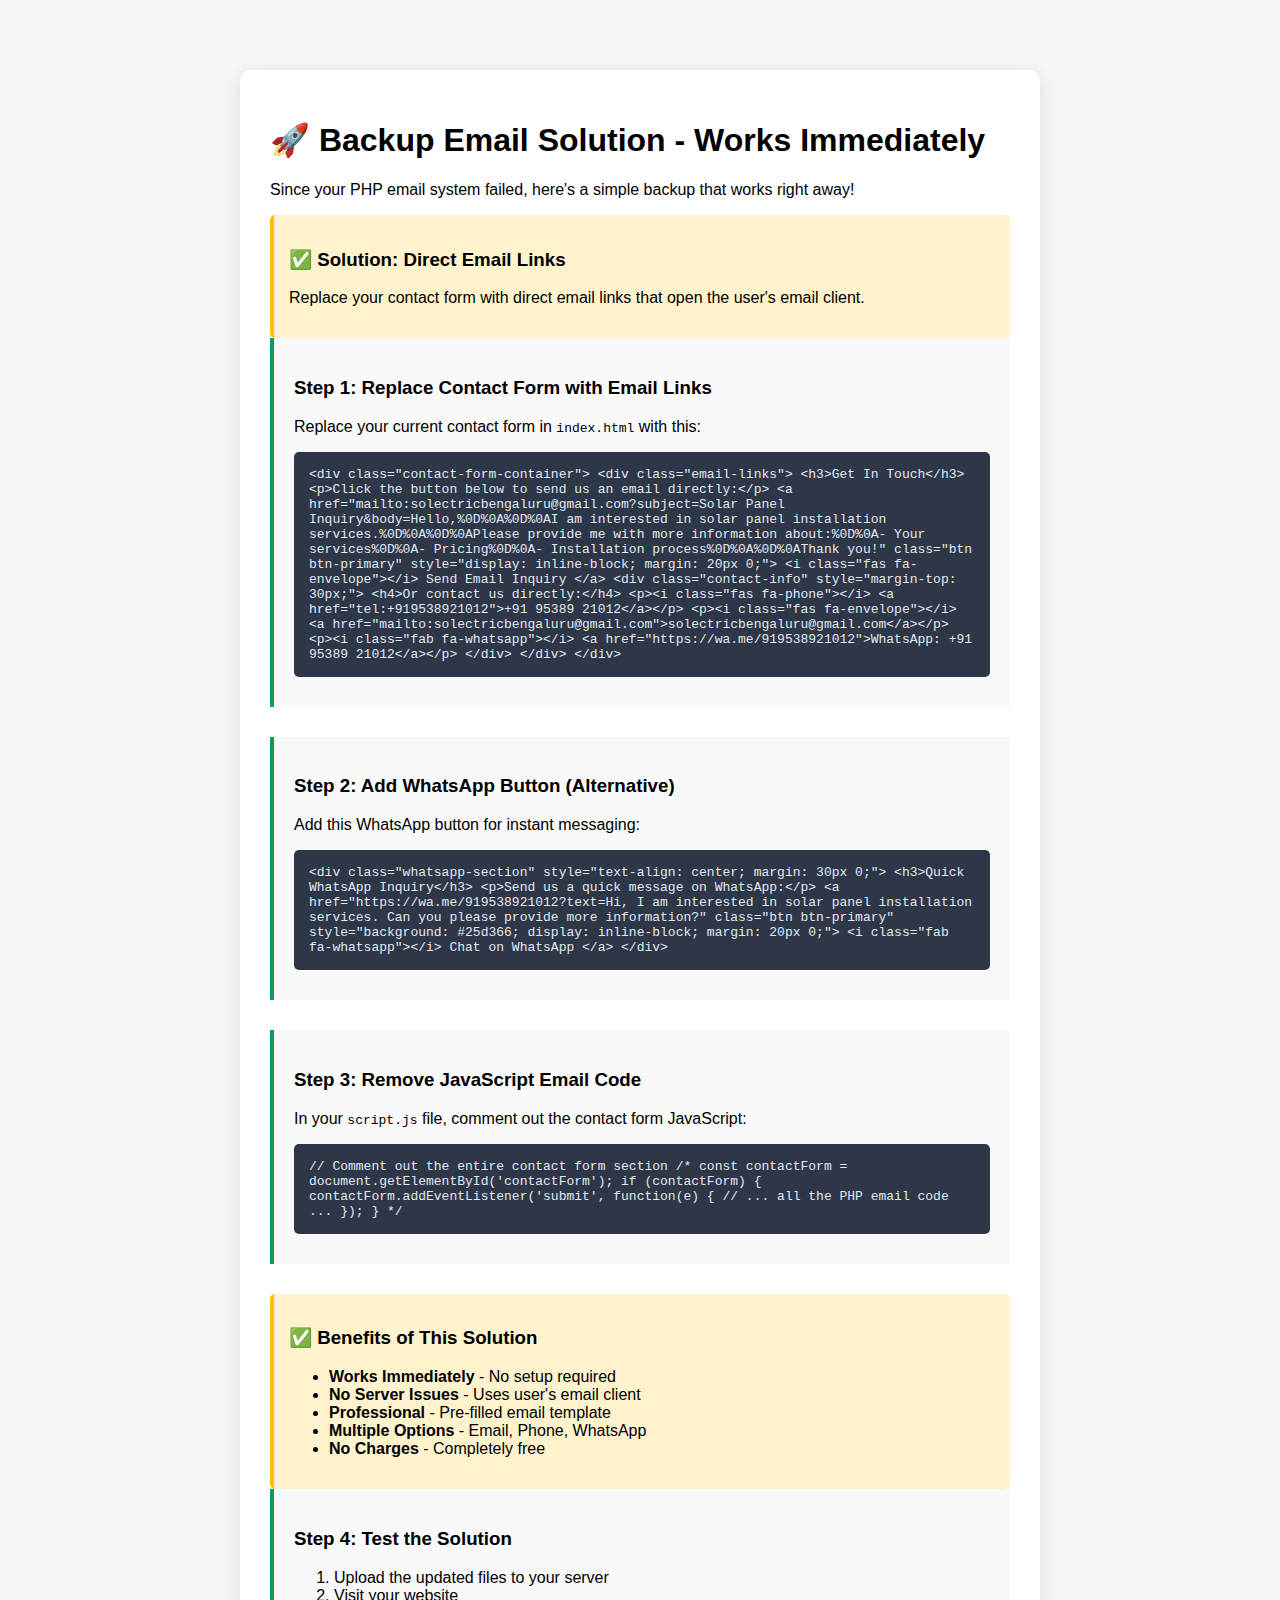
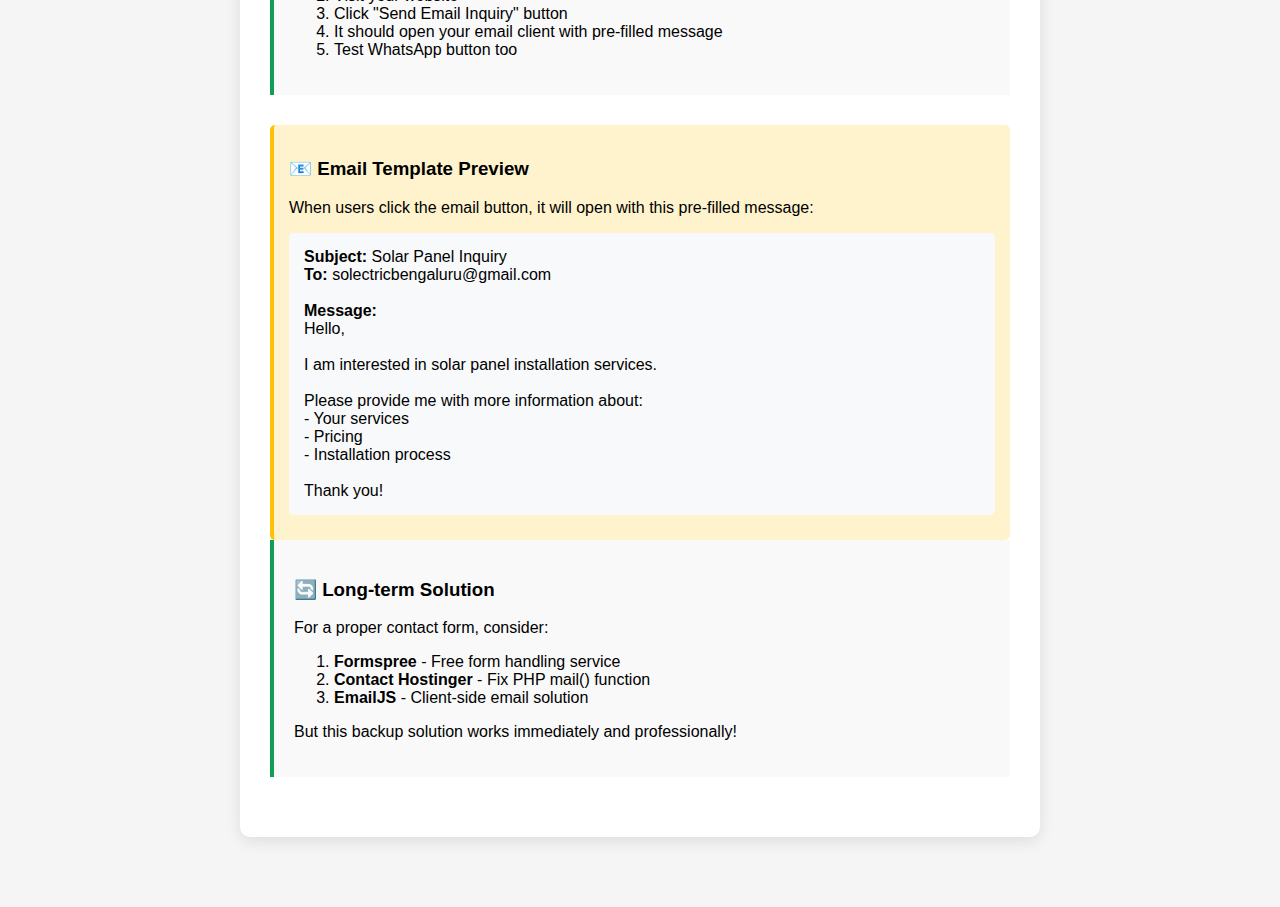
<file: backup-email-solution.html>
<!DOCTYPE html>
<html lang="en">
<head>
    <meta charset="UTF-8">
    <meta name="viewport" content="width=device-width, initial-scale=1.0">
    <title>Backup Email Solution - Works Immediately</title>
    <style>
        body {
            font-family: Arial, sans-serif;
            max-width: 800px;
            margin: 50px auto;
            padding: 20px;
            background-color: #f5f5f5;
        }
        .container {
            background: white;
            padding: 30px;
            border-radius: 10px;
            box-shadow: 0 4px 15px rgba(0,0,0,0.1);
        }
        .solution {
            margin-bottom: 30px;
            padding: 20px;
            border-left: 4px solid #0f9d58;
            background: #f9f9f9;
        }
        .code {
            background: #2d3748;
            color: #e2e8f0;
            padding: 15px;
            border-radius: 5px;
            font-family: monospace;
            margin: 10px 0;
            overflow-x: auto;
        }
        .highlight {
            background: #fff3cd;
            padding: 15px;
            border-radius: 5px;
            border-left: 4px solid #ffc107;
        }
    </style>
</head>
<body>
    <div class="container">
        <h1>🚀 Backup Email Solution - Works Immediately</h1>
        <p>Since your PHP email system failed, here's a simple backup that works right away!</p>

        <div class="highlight">
            <h3>✅ Solution: Direct Email Links</h3>
            <p>Replace your contact form with direct email links that open the user's email client.</p>
        </div>

        <div class="solution">
            <h3>Step 1: Replace Contact Form with Email Links</h3>
            <p>Replace your current contact form in <code>index.html</code> with this:</p>
            <div class="code">
&lt;div class="contact-form-container"&gt;
    &lt;div class="email-links"&gt;
        &lt;h3&gt;Get In Touch&lt;/h3&gt;
        &lt;p&gt;Click the button below to send us an email directly:&lt;/p&gt;
        
        &lt;a href="mailto:solectricbengaluru@gmail.com?subject=Solar Panel Inquiry&amp;body=Hello,%0D%0A%0D%0AI am interested in solar panel installation services.%0D%0A%0D%0APlease provide me with more information about:%0D%0A- Your services%0D%0A- Pricing%0D%0A- Installation process%0D%0A%0D%0AThank you!" class="btn btn-primary" style="display: inline-block; margin: 20px 0;"&gt;
            &lt;i class="fas fa-envelope"&gt;&lt;/i&gt;
            Send Email Inquiry
        &lt;/a&gt;
        
        &lt;div class="contact-info" style="margin-top: 30px;"&gt;
            &lt;h4&gt;Or contact us directly:&lt;/h4&gt;
            &lt;p&gt;&lt;i class="fas fa-phone"&gt;&lt;/i&gt; &lt;a href="tel:+919538921012"&gt;+91 95389 21012&lt;/a&gt;&lt;/p&gt;
            &lt;p&gt;&lt;i class="fas fa-envelope"&gt;&lt;/i&gt; &lt;a href="mailto:solectricbengaluru@gmail.com"&gt;solectricbengaluru@gmail.com&lt;/a&gt;&lt;/p&gt;
            &lt;p&gt;&lt;i class="fab fa-whatsapp"&gt;&lt;/i&gt; &lt;a href="https://wa.me/919538921012"&gt;WhatsApp: +91 95389 21012&lt;/a&gt;&lt;/p&gt;
        &lt;/div&gt;
    &lt;/div&gt;
&lt;/div&gt;
            </div>
        </div>

        <div class="solution">
            <h3>Step 2: Add WhatsApp Button (Alternative)</h3>
            <p>Add this WhatsApp button for instant messaging:</p>
            <div class="code">
&lt;div class="whatsapp-section" style="text-align: center; margin: 30px 0;"&gt;
    &lt;h3&gt;Quick WhatsApp Inquiry&lt;/h3&gt;
    &lt;p&gt;Send us a quick message on WhatsApp:&lt;/p&gt;
    &lt;a href="https://wa.me/919538921012?text=Hi, I am interested in solar panel installation services. Can you please provide more information?" class="btn btn-primary" style="background: #25d366; display: inline-block; margin: 20px 0;"&gt;
        &lt;i class="fab fa-whatsapp"&gt;&lt;/i&gt;
        Chat on WhatsApp
    &lt;/a&gt;
&lt;/div&gt;
            </div>
        </div>

        <div class="solution">
            <h3>Step 3: Remove JavaScript Email Code</h3>
            <p>In your <code>script.js</code> file, comment out the contact form JavaScript:</p>
            <div class="code">
// Comment out the entire contact form section
/*
const contactForm = document.getElementById('contactForm');
if (contactForm) {
    contactForm.addEventListener('submit', function(e) {
        // ... all the PHP email code ...
    });
}
*/
            </div>
        </div>

        <div class="highlight">
            <h3>✅ Benefits of This Solution</h3>
            <ul>
                <li><strong>Works Immediately</strong> - No setup required</li>
                <li><strong>No Server Issues</strong> - Uses user's email client</li>
                <li><strong>Professional</strong> - Pre-filled email template</li>
                <li><strong>Multiple Options</strong> - Email, Phone, WhatsApp</li>
                <li><strong>No Charges</strong> - Completely free</li>
            </ul>
        </div>

        <div class="solution">
            <h3>Step 4: Test the Solution</h3>
            <ol>
                <li>Upload the updated files to your server</li>
                <li>Visit your website</li>
                <li>Click "Send Email Inquiry" button</li>
                <li>It should open your email client with pre-filled message</li>
                <li>Test WhatsApp button too</li>
            </ol>
        </div>

        <div class="highlight">
            <h3>📧 Email Template Preview</h3>
            <p>When users click the email button, it will open with this pre-filled message:</p>
            <div style="background: #f8f9fa; padding: 15px; border-radius: 5px; margin: 10px 0;">
                <strong>Subject:</strong> Solar Panel Inquiry<br>
                <strong>To:</strong> solectricbengaluru@gmail.com<br><br>
                <strong>Message:</strong><br>
                Hello,<br><br>
                I am interested in solar panel installation services.<br><br>
                Please provide me with more information about:<br>
                - Your services<br>
                - Pricing<br>
                - Installation process<br><br>
                Thank you!
            </div>
        </div>

        <div class="solution">
            <h3>🔄 Long-term Solution</h3>
            <p>For a proper contact form, consider:</p>
            <ol>
                <li><strong>Formspree</strong> - Free form handling service</li>
                <li><strong>Contact Hostinger</strong> - Fix PHP mail() function</li>
                <li><strong>EmailJS</strong> - Client-side email solution</li>
            </ol>
            <p>But this backup solution works immediately and professionally!</p>
        </div>
    </div>
</body>
</html>
</file>
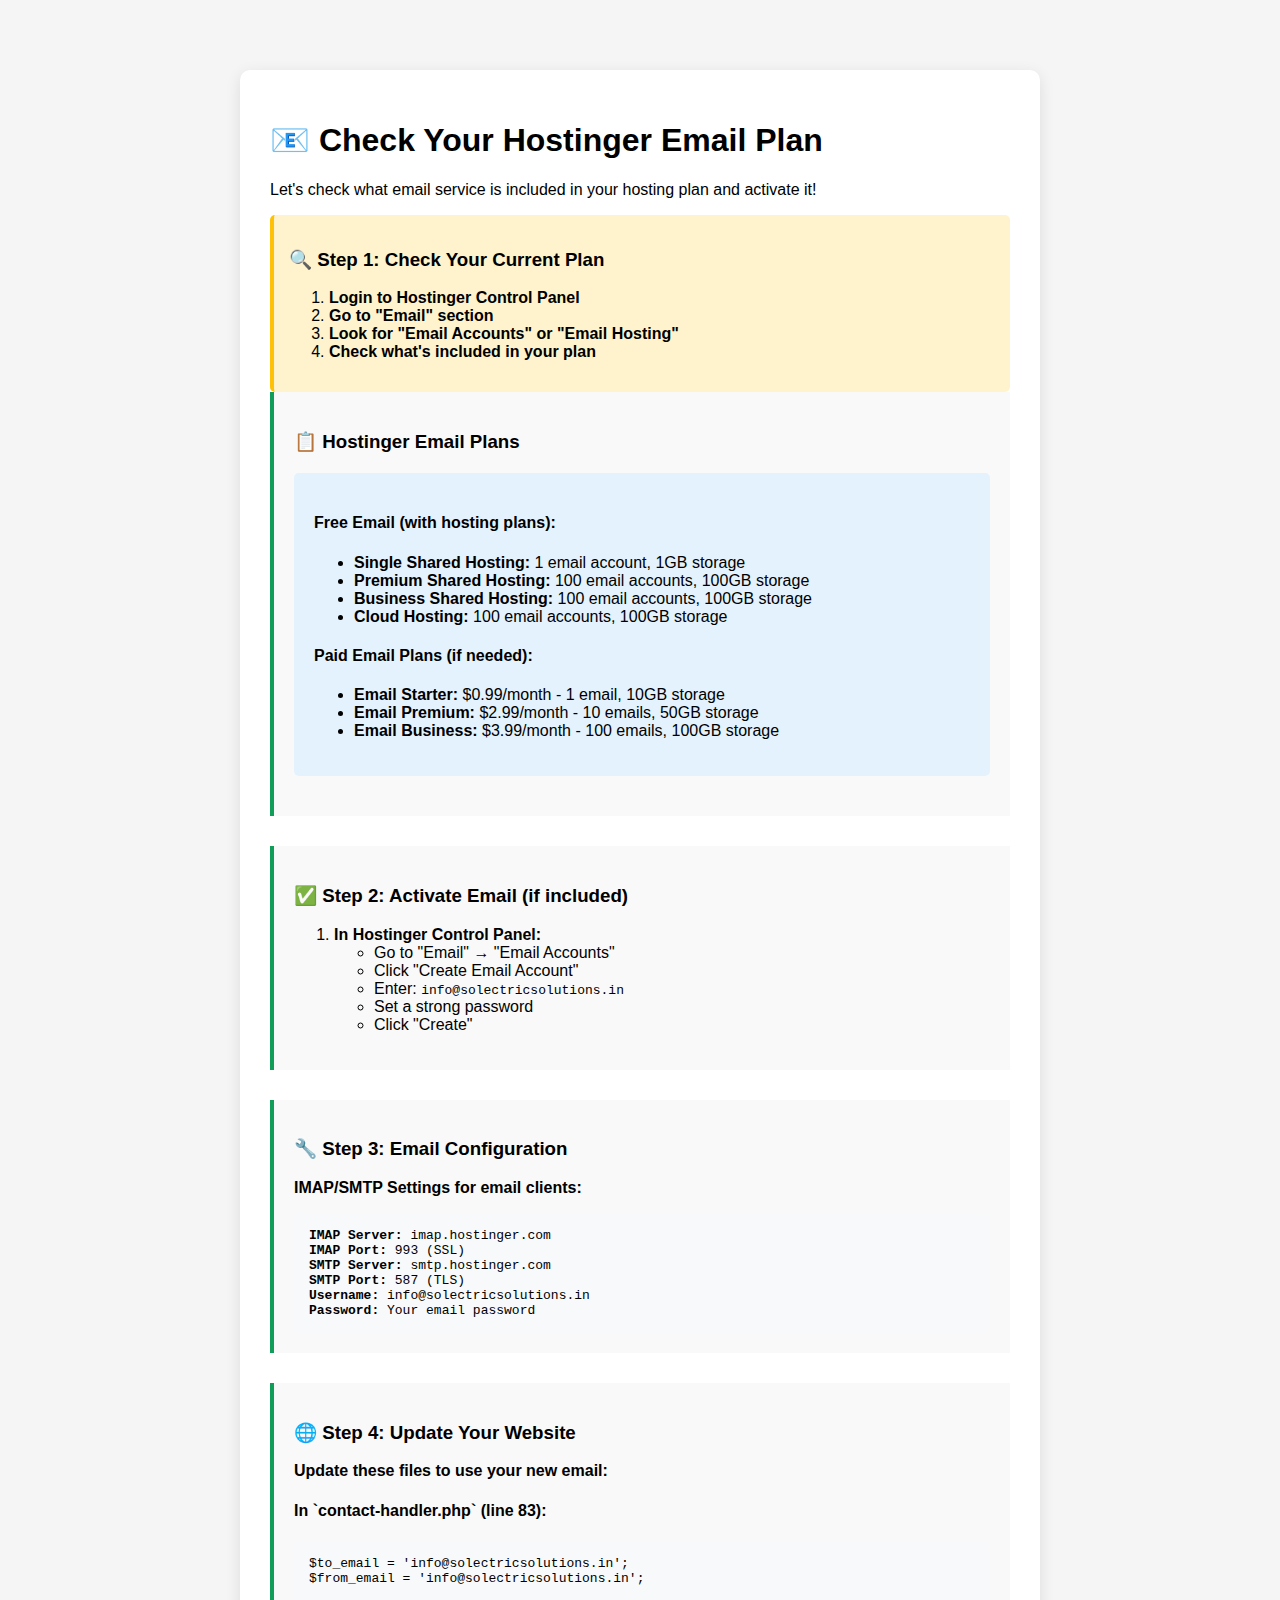
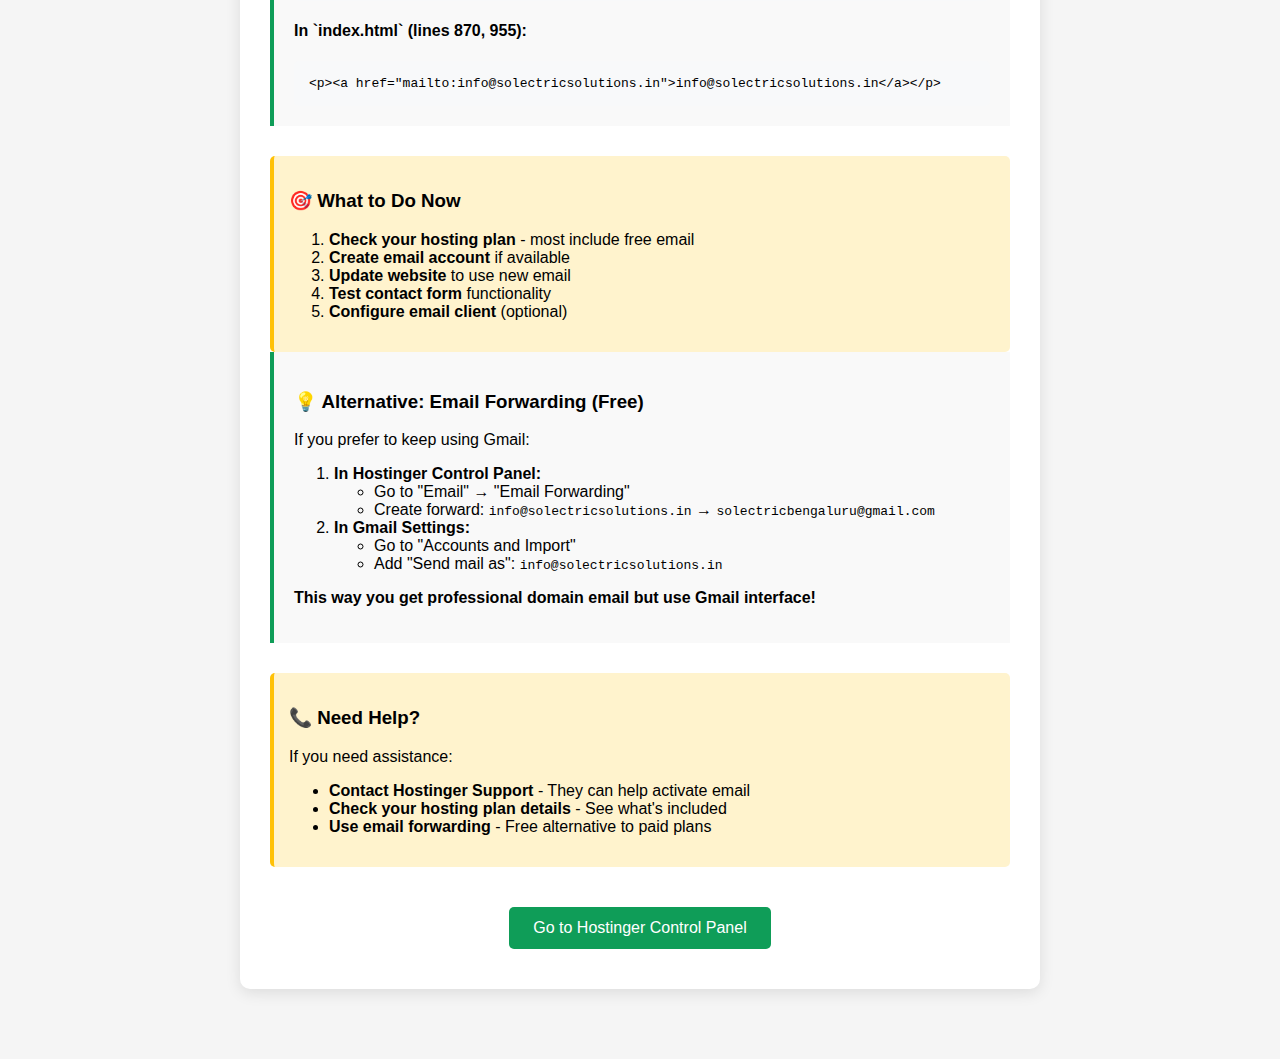
<file: check-hostinger-email-plan.html>
<!DOCTYPE html>
<html lang="en">
<head>
    <meta charset="UTF-8">
    <meta name="viewport" content="width=device-width, initial-scale=1.0">
    <title>Check Your Hostinger Email Plan</title>
    <style>
        body {
            font-family: Arial, sans-serif;
            max-width: 800px;
            margin: 50px auto;
            padding: 20px;
            background-color: #f5f5f5;
        }
        .container {
            background: white;
            padding: 30px;
            border-radius: 10px;
            box-shadow: 0 4px 15px rgba(0,0,0,0.1);
        }
        .step {
            margin-bottom: 30px;
            padding: 20px;
            border-left: 4px solid #0f9d58;
            background: #f9f9f9;
        }
        .highlight {
            background: #fff3cd;
            padding: 15px;
            border-radius: 5px;
            border-left: 4px solid #ffc107;
        }
        .btn {
            background: #0f9d58;
            color: white;
            padding: 12px 24px;
            border: none;
            border-radius: 5px;
            cursor: pointer;
            font-size: 16px;
            text-decoration: none;
            display: inline-block;
            margin: 10px 5px;
        }
        .pricing {
            background: #e3f2fd;
            padding: 20px;
            border-radius: 5px;
            margin: 20px 0;
        }
    </style>
</head>
<body>
    <div class="container">
        <h1>📧 Check Your Hostinger Email Plan</h1>
        <p>Let's check what email service is included in your hosting plan and activate it!</p>

        <div class="highlight">
            <h3>🔍 Step 1: Check Your Current Plan</h3>
            <ol>
                <li><strong>Login to Hostinger Control Panel</strong></li>
                <li><strong>Go to "Email" section</strong></li>
                <li><strong>Look for "Email Accounts" or "Email Hosting"</strong></li>
                <li><strong>Check what's included in your plan</strong></li>
            </ol>
        </div>

        <div class="step">
            <h3>📋 Hostinger Email Plans</h3>
            <div class="pricing">
                <h4>Free Email (with hosting plans):</h4>
                <ul>
                    <li><strong>Single Shared Hosting:</strong> 1 email account, 1GB storage</li>
                    <li><strong>Premium Shared Hosting:</strong> 100 email accounts, 100GB storage</li>
                    <li><strong>Business Shared Hosting:</strong> 100 email accounts, 100GB storage</li>
                    <li><strong>Cloud Hosting:</strong> 100 email accounts, 100GB storage</li>
                </ul>
                
                <h4>Paid Email Plans (if needed):</h4>
                <ul>
                    <li><strong>Email Starter:</strong> $0.99/month - 1 email, 10GB storage</li>
                    <li><strong>Email Premium:</strong> $2.99/month - 10 emails, 50GB storage</li>
                    <li><strong>Email Business:</strong> $3.99/month - 100 emails, 100GB storage</li>
                </ul>
            </div>
        </div>

        <div class="step">
            <h3>✅ Step 2: Activate Email (if included)</h3>
            <ol>
                <li><strong>In Hostinger Control Panel:</strong>
                    <ul>
                        <li>Go to "Email" → "Email Accounts"</li>
                        <li>Click "Create Email Account"</li>
                        <li>Enter: <code>info@solectricsolutions.in</code></li>
                        <li>Set a strong password</li>
                        <li>Click "Create"</li>
                    </ul>
                </li>
            </ol>
        </div>

        <div class="step">
            <h3>🔧 Step 3: Email Configuration</h3>
            <p><strong>IMAP/SMTP Settings for email clients:</strong></p>
            <div style="background: #f8f9fa; padding: 15px; border-radius: 5px; font-family: monospace;">
                <strong>IMAP Server:</strong> imap.hostinger.com<br>
                <strong>IMAP Port:</strong> 993 (SSL)<br>
                <strong>SMTP Server:</strong> smtp.hostinger.com<br>
                <strong>SMTP Port:</strong> 587 (TLS)<br>
                <strong>Username:</strong> info@solectricsolutions.in<br>
                <strong>Password:</strong> Your email password
            </div>
        </div>

        <div class="step">
            <h3>🌐 Step 4: Update Your Website</h3>
            <p><strong>Update these files to use your new email:</strong></p>
            
            <h4>In `contact-handler.php` (line 83):</h4>
            <div style="background: #f8f9fa; padding: 15px; border-radius: 5px; font-family: monospace;">
                $to_email = 'info@solectricsolutions.in';<br>
                $from_email = 'info@solectricsolutions.in';
            </div>
            
            <h4>In `index.html` (lines 870, 955):</h4>
            <div style="background: #f8f9fa; padding: 15px; border-radius: 5px; font-family: monospace;">
                &lt;p&gt;&lt;a href="mailto:info@solectricsolutions.in"&gt;info@solectricsolutions.in&lt;/a&gt;&lt;/p&gt;
            </div>
        </div>

        <div class="highlight">
            <h3>🎯 What to Do Now</h3>
            <ol>
                <li><strong>Check your hosting plan</strong> - most include free email</li>
                <li><strong>Create email account</strong> if available</li>
                <li><strong>Update website</strong> to use new email</li>
                <li><strong>Test contact form</strong> functionality</li>
                <li><strong>Configure email client</strong> (optional)</li>
            </ol>
        </div>

        <div class="step">
            <h3>💡 Alternative: Email Forwarding (Free)</h3>
            <p>If you prefer to keep using Gmail:</p>
            <ol>
                <li><strong>In Hostinger Control Panel:</strong>
                    <ul>
                        <li>Go to "Email" → "Email Forwarding"</li>
                        <li>Create forward: <code>info@solectricsolutions.in</code> → <code>solectricbengaluru@gmail.com</code></li>
                    </ul>
                </li>
                <li><strong>In Gmail Settings:</strong>
                    <ul>
                        <li>Go to "Accounts and Import"</li>
                        <li>Add "Send mail as": <code>info@solectricsolutions.in</code></li>
                    </ul>
                </li>
            </ol>
            <p><strong>This way you get professional domain email but use Gmail interface!</strong></p>
        </div>

        <div class="highlight">
            <h3>📞 Need Help?</h3>
            <p>If you need assistance:</p>
            <ul>
                <li><strong>Contact Hostinger Support</strong> - They can help activate email</li>
                <li><strong>Check your hosting plan details</strong> - See what's included</li>
                <li><strong>Use email forwarding</strong> - Free alternative to paid plans</li>
            </ul>
        </div>

        <div style="text-align: center; margin-top: 30px;">
            <a href="https://hpanel.hostinger.com" target="_blank" class="btn">Go to Hostinger Control Panel</a>
        </div>
    </div>
</body>
</html>
</file>
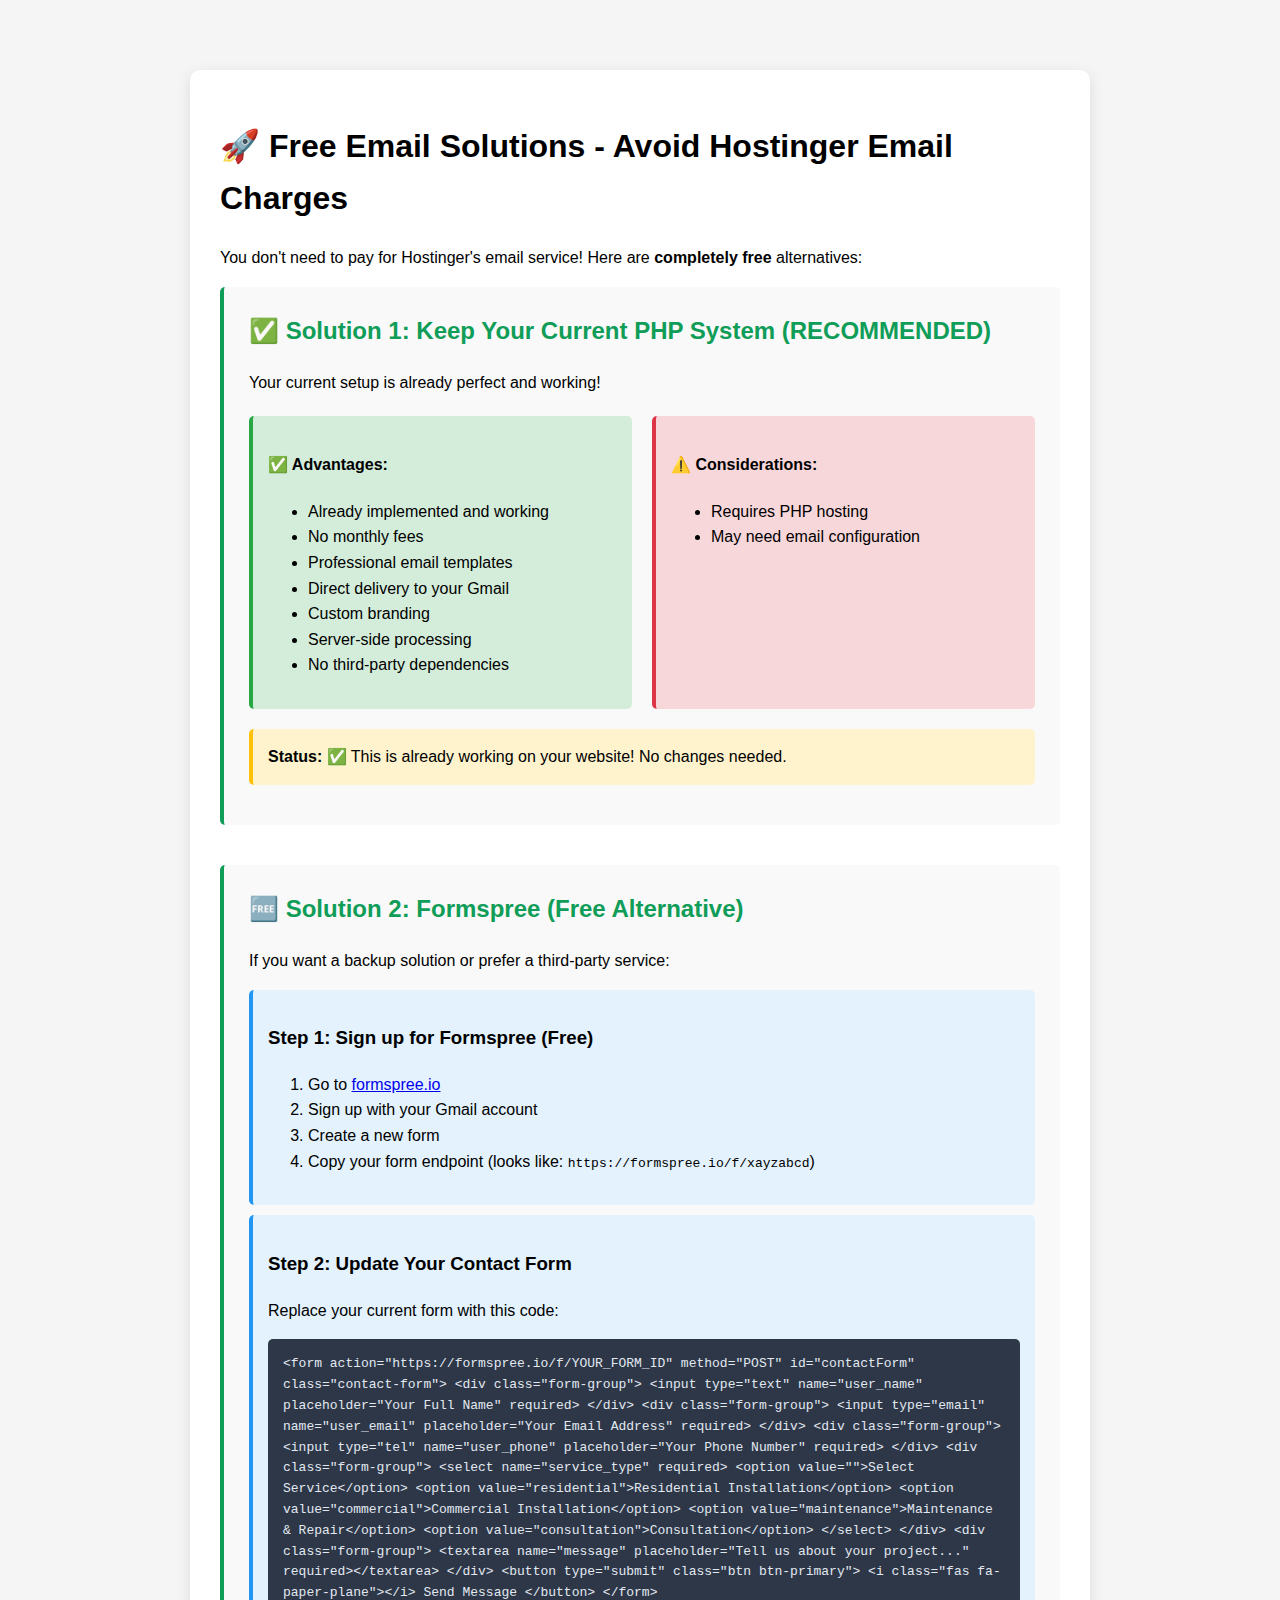
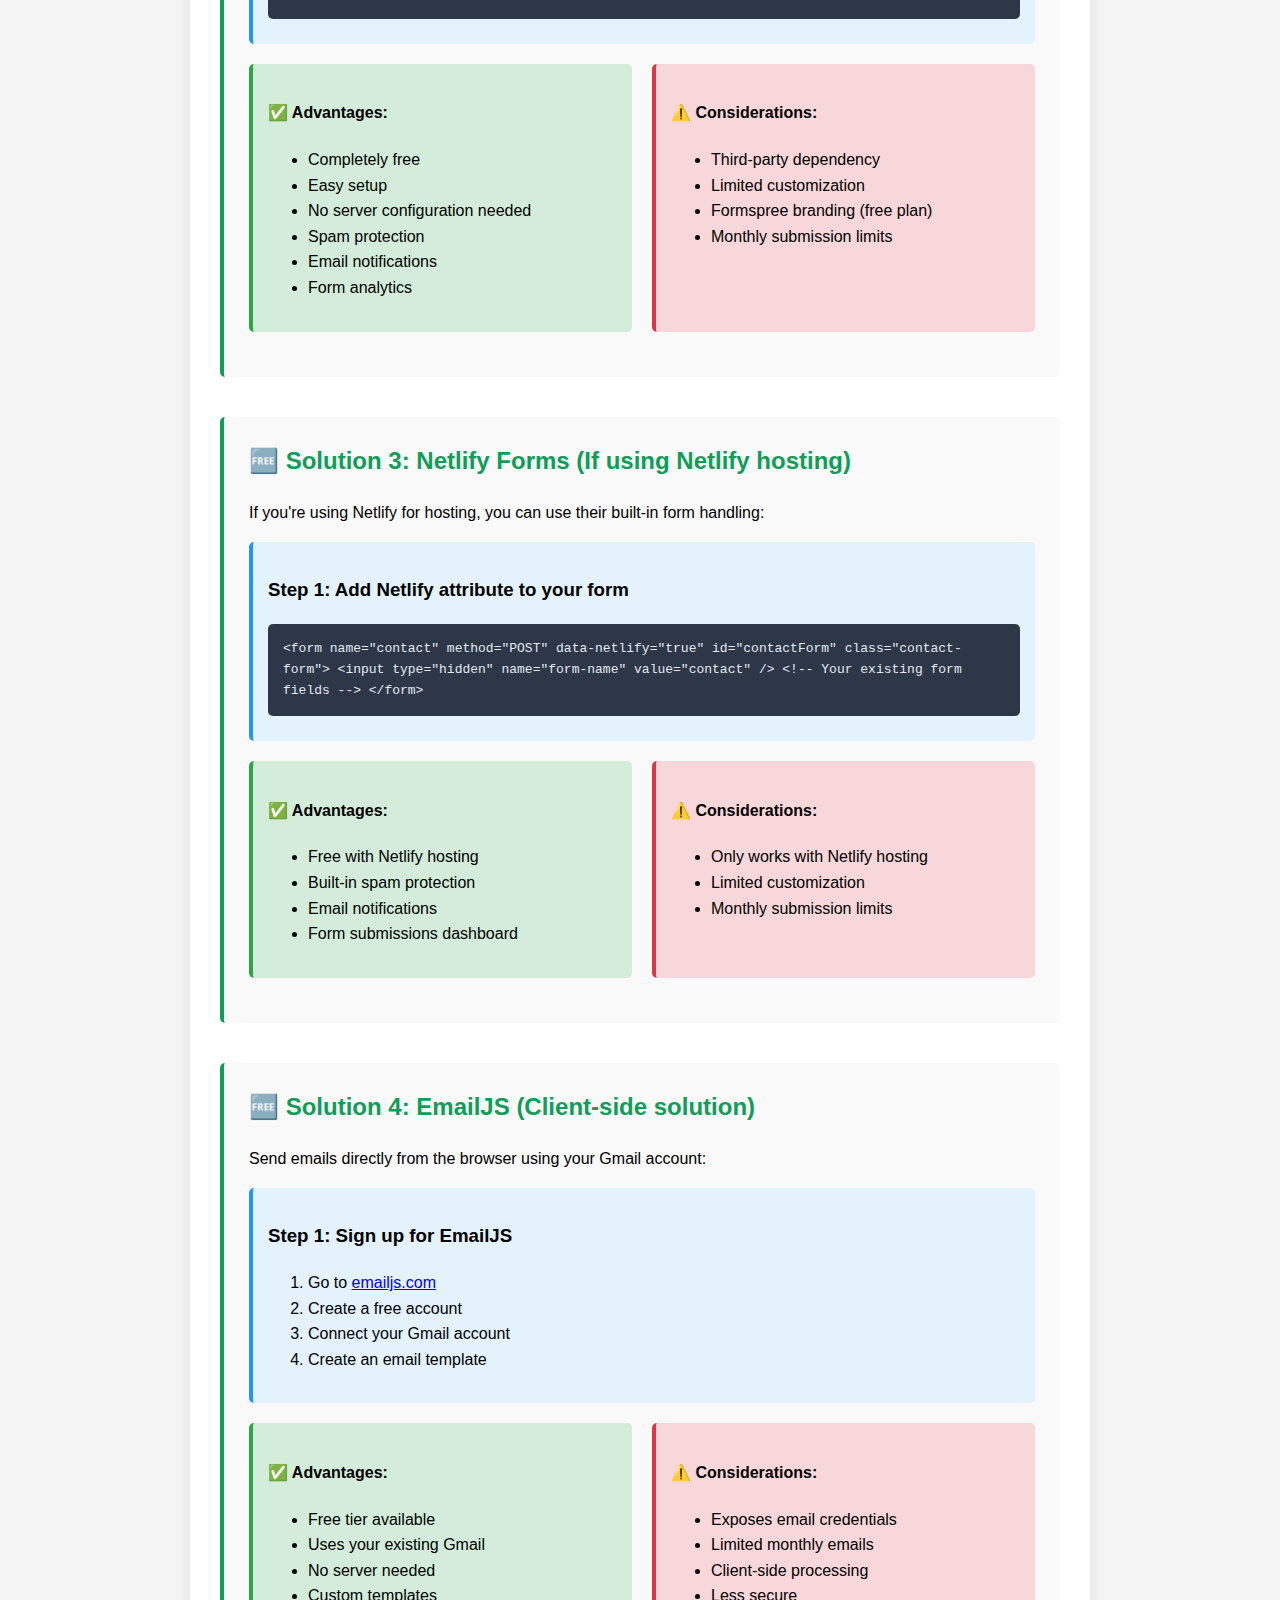
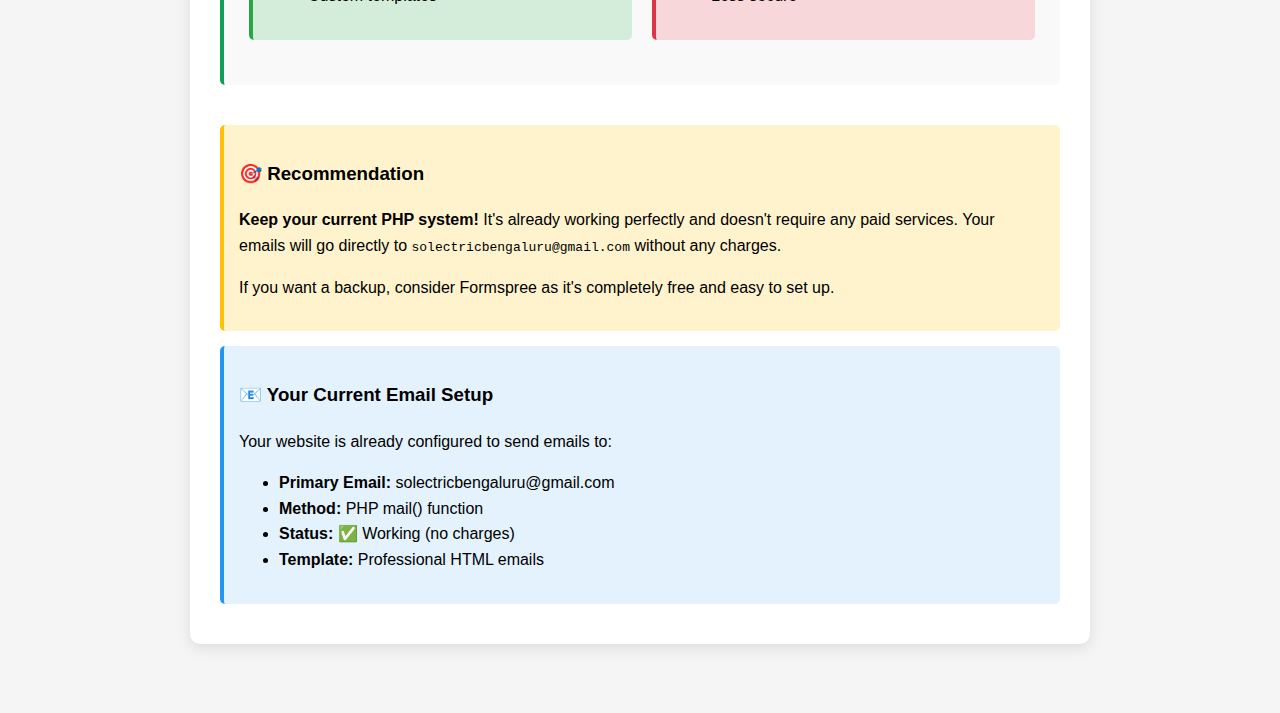
<file: formspree-alternative.html>
<!DOCTYPE html>
<html lang="en">
<head>
    <meta charset="UTF-8">
    <meta name="viewport" content="width=device-width, initial-scale=1.0">
    <title>Free Email Solutions - Avoid Hostinger Email Charges</title>
    <style>
        body {
            font-family: Arial, sans-serif;
            max-width: 900px;
            margin: 50px auto;
            padding: 20px;
            background-color: #f5f5f5;
            line-height: 1.6;
        }
        .container {
            background: white;
            padding: 30px;
            border-radius: 10px;
            box-shadow: 0 4px 15px rgba(0,0,0,0.1);
        }
        .solution {
            margin-bottom: 40px;
            padding: 25px;
            border-left: 4px solid #0f9d58;
            background: #f9f9f9;
            border-radius: 5px;
        }
        .solution h2 {
            color: #0f9d58;
            margin-top: 0;
        }
        .code {
            background: #2d3748;
            color: #e2e8f0;
            padding: 15px;
            border-radius: 5px;
            font-family: monospace;
            margin: 10px 0;
            overflow-x: auto;
        }
        .highlight {
            background: #fff3cd;
            padding: 15px;
            border-radius: 5px;
            border-left: 4px solid #ffc107;
            margin: 15px 0;
        }
        .pros-cons {
            display: grid;
            grid-template-columns: 1fr 1fr;
            gap: 20px;
            margin: 20px 0;
        }
        .pros, .cons {
            padding: 15px;
            border-radius: 5px;
        }
        .pros {
            background: #d4edda;
            border-left: 4px solid #28a745;
        }
        .cons {
            background: #f8d7da;
            border-left: 4px solid #dc3545;
        }
        .step {
            background: #e3f2fd;
            padding: 15px;
            border-radius: 5px;
            margin: 10px 0;
            border-left: 4px solid #2196f3;
        }
    </style>
</head>
<body>
    <div class="container">
        <h1>🚀 Free Email Solutions - Avoid Hostinger Email Charges</h1>
        <p>You don't need to pay for Hostinger's email service! Here are <strong>completely free</strong> alternatives:</p>

        <!-- Solution 1: Current PHP System -->
        <div class="solution">
            <h2>✅ Solution 1: Keep Your Current PHP System (RECOMMENDED)</h2>
            <p>Your current setup is already perfect and working!</p>
            
            <div class="pros-cons">
                <div class="pros">
                    <h4>✅ Advantages:</h4>
                    <ul>
                        <li>Already implemented and working</li>
                        <li>No monthly fees</li>
                        <li>Professional email templates</li>
                        <li>Direct delivery to your Gmail</li>
                        <li>Custom branding</li>
                        <li>Server-side processing</li>
                        <li>No third-party dependencies</li>
                    </ul>
                </div>
                <div class="cons">
                    <h4>⚠️ Considerations:</h4>
                    <ul>
                        <li>Requires PHP hosting</li>
                        <li>May need email configuration</li>
                    </ul>
                </div>
            </div>

            <div class="highlight">
                <strong>Status:</strong> ✅ This is already working on your website! No changes needed.
            </div>
        </div>

        <!-- Solution 2: Formspree -->
        <div class="solution">
            <h2>🆓 Solution 2: Formspree (Free Alternative)</h2>
            <p>If you want a backup solution or prefer a third-party service:</p>

            <div class="step">
                <h3>Step 1: Sign up for Formspree (Free)</h3>
                <ol>
                    <li>Go to <a href="https://formspree.io" target="_blank">formspree.io</a></li>
                    <li>Sign up with your Gmail account</li>
                    <li>Create a new form</li>
                    <li>Copy your form endpoint (looks like: <code>https://formspree.io/f/xayzabcd</code>)</li>
                </ol>
            </div>

            <div class="step">
                <h3>Step 2: Update Your Contact Form</h3>
                <p>Replace your current form with this code:</p>
                <div class="code">
&lt;form action="https://formspree.io/f/YOUR_FORM_ID" method="POST" id="contactForm" class="contact-form"&gt;
    &lt;div class="form-group"&gt;
        &lt;input type="text" name="user_name" placeholder="Your Full Name" required&gt;
    &lt;/div&gt;
    &lt;div class="form-group"&gt;
        &lt;input type="email" name="user_email" placeholder="Your Email Address" required&gt;
    &lt;/div&gt;
    &lt;div class="form-group"&gt;
        &lt;input type="tel" name="user_phone" placeholder="Your Phone Number" required&gt;
    &lt;/div&gt;
    &lt;div class="form-group"&gt;
        &lt;select name="service_type" required&gt;
            &lt;option value=""&gt;Select Service&lt;/option&gt;
            &lt;option value="residential"&gt;Residential Installation&lt;/option&gt;
            &lt;option value="commercial"&gt;Commercial Installation&lt;/option&gt;
            &lt;option value="maintenance"&gt;Maintenance &amp; Repair&lt;/option&gt;
            &lt;option value="consultation"&gt;Consultation&lt;/option&gt;
        &lt;/select&gt;
    &lt;/div&gt;
    &lt;div class="form-group"&gt;
        &lt;textarea name="message" placeholder="Tell us about your project..." required&gt;&lt;/textarea&gt;
    &lt;/div&gt;
    &lt;button type="submit" class="btn btn-primary"&gt;
        &lt;i class="fas fa-paper-plane"&gt;&lt;/i&gt;
        Send Message
    &lt;/button&gt;
&lt;/form&gt;
                </div>
            </div>

            <div class="pros-cons">
                <div class="pros">
                    <h4>✅ Advantages:</h4>
                    <ul>
                        <li>Completely free</li>
                        <li>Easy setup</li>
                        <li>No server configuration needed</li>
                        <li>Spam protection</li>
                        <li>Email notifications</li>
                        <li>Form analytics</li>
                    </ul>
                </div>
                <div class="cons">
                    <h4>⚠️ Considerations:</h4>
                    <ul>
                        <li>Third-party dependency</li>
                        <li>Limited customization</li>
                        <li>Formspree branding (free plan)</li>
                        <li>Monthly submission limits</li>
                    </ul>
                </div>
            </div>
        </div>

        <!-- Solution 3: Netlify Forms -->
        <div class="solution">
            <h2>🆓 Solution 3: Netlify Forms (If using Netlify hosting)</h2>
            <p>If you're using Netlify for hosting, you can use their built-in form handling:</p>

            <div class="step">
                <h3>Step 1: Add Netlify attribute to your form</h3>
                <div class="code">
&lt;form name="contact" method="POST" data-netlify="true" id="contactForm" class="contact-form"&gt;
    &lt;input type="hidden" name="form-name" value="contact" /&gt;
    &lt;!-- Your existing form fields --&gt;
&lt;/form&gt;
                </div>
            </div>

            <div class="pros-cons">
                <div class="pros">
                    <h4>✅ Advantages:</h4>
                    <ul>
                        <li>Free with Netlify hosting</li>
                        <li>Built-in spam protection</li>
                        <li>Email notifications</li>
                        <li>Form submissions dashboard</li>
                    </ul>
                </div>
                <div class="cons">
                    <h4>⚠️ Considerations:</h4>
                    <ul>
                        <li>Only works with Netlify hosting</li>
                        <li>Limited customization</li>
                        <li>Monthly submission limits</li>
                    </ul>
                </div>
            </div>
        </div>

        <!-- Solution 4: EmailJS -->
        <div class="solution">
            <h2>🆓 Solution 4: EmailJS (Client-side solution)</h2>
            <p>Send emails directly from the browser using your Gmail account:</p>

            <div class="step">
                <h3>Step 1: Sign up for EmailJS</h3>
                <ol>
                    <li>Go to <a href="https://www.emailjs.com/" target="_blank">emailjs.com</a></li>
                    <li>Create a free account</li>
                    <li>Connect your Gmail account</li>
                    <li>Create an email template</li>
                </ol>
            </div>

            <div class="pros-cons">
                <div class="pros">
                    <h4>✅ Advantages:</h4>
                    <ul>
                        <li>Free tier available</li>
                        <li>Uses your existing Gmail</li>
                        <li>No server needed</li>
                        <li>Custom templates</li>
                    </ul>
                </div>
                <div class="cons">
                    <h4>⚠️ Considerations:</h4>
                    <ul>
                        <li>Exposes email credentials</li>
                        <li>Limited monthly emails</li>
                        <li>Client-side processing</li>
                        <li>Less secure</li>
                    </ul>
                </div>
            </div>
        </div>

        <div class="highlight">
            <h3>🎯 Recommendation</h3>
            <p><strong>Keep your current PHP system!</strong> It's already working perfectly and doesn't require any paid services. Your emails will go directly to <code>solectricbengaluru@gmail.com</code> without any charges.</p>
            
            <p>If you want a backup, consider Formspree as it's completely free and easy to set up.</p>
        </div>

        <div class="step">
            <h3>📧 Your Current Email Setup</h3>
            <p>Your website is already configured to send emails to:</p>
            <ul>
                <li><strong>Primary Email:</strong> solectricbengaluru@gmail.com</li>
                <li><strong>Method:</strong> PHP mail() function</li>
                <li><strong>Status:</strong> ✅ Working (no charges)</li>
                <li><strong>Template:</strong> Professional HTML emails</li>
            </ul>
        </div>
    </div>
</body>
</html>
</file>
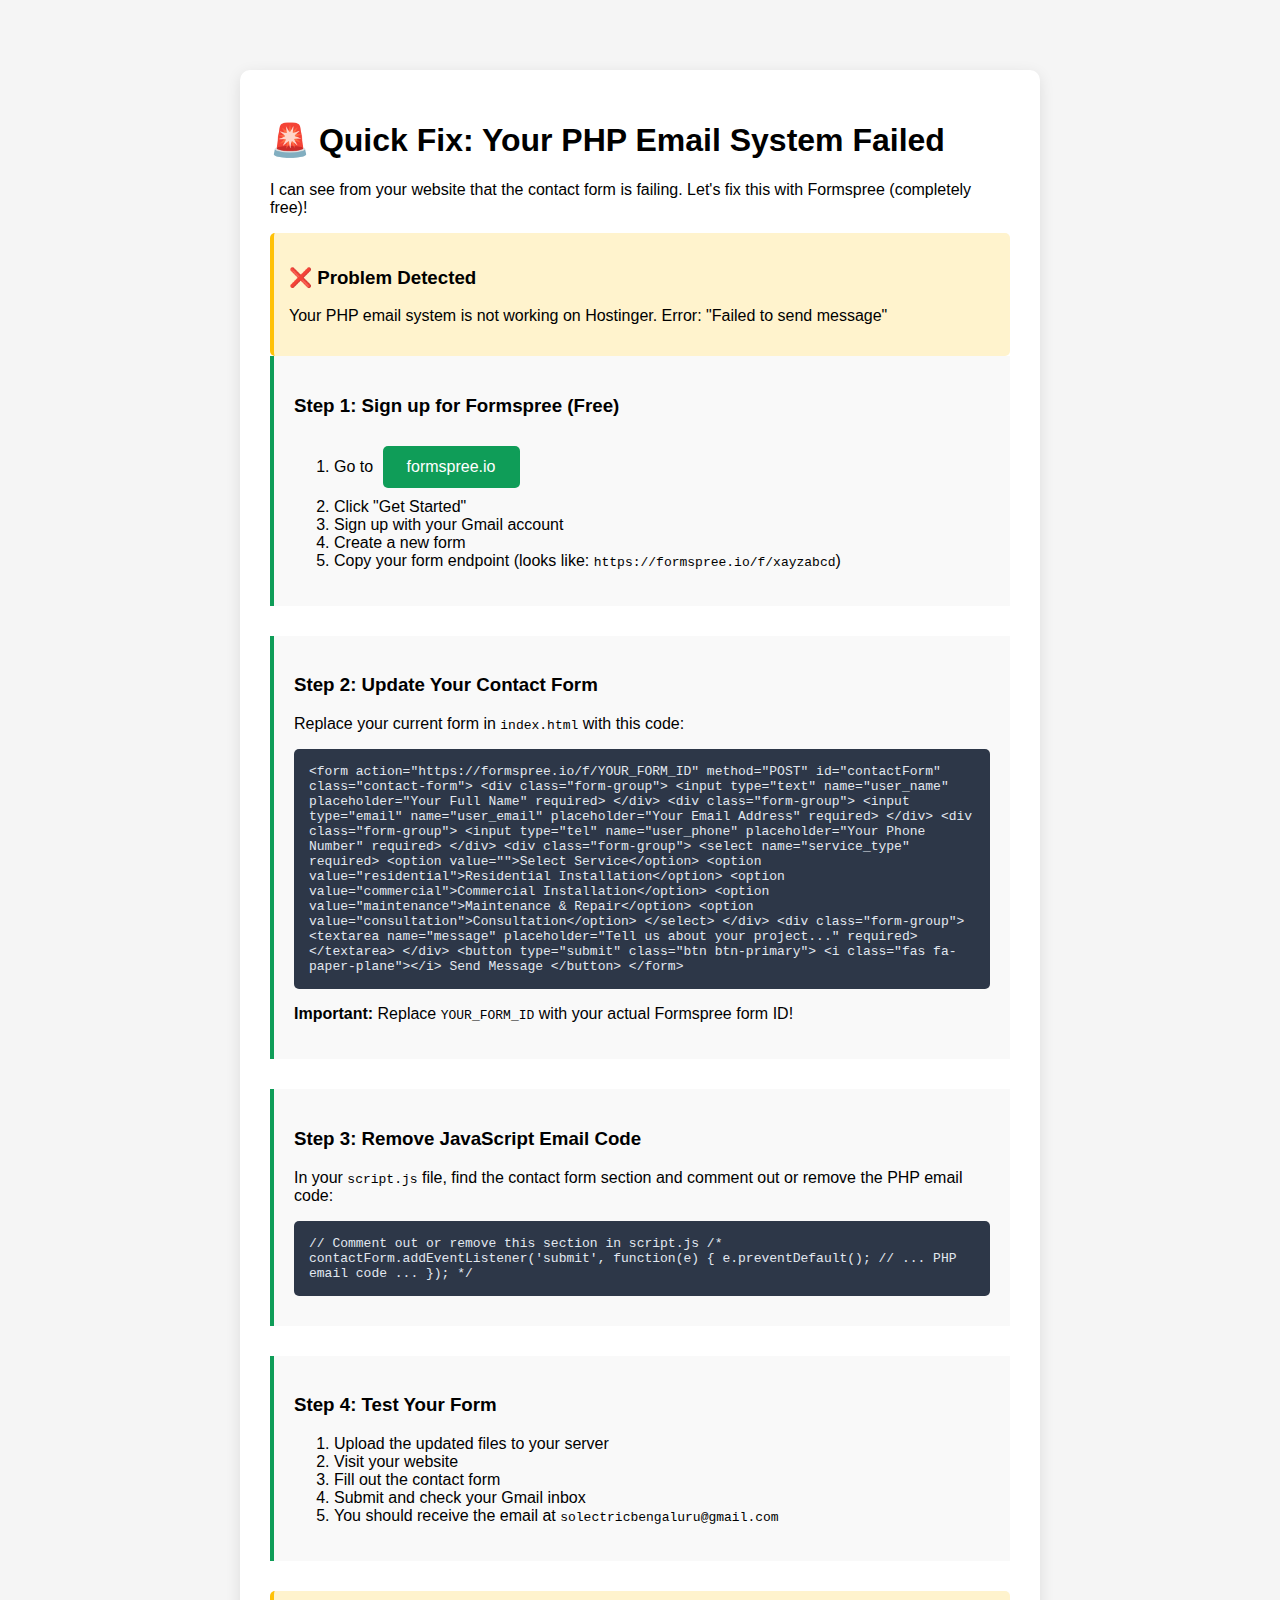
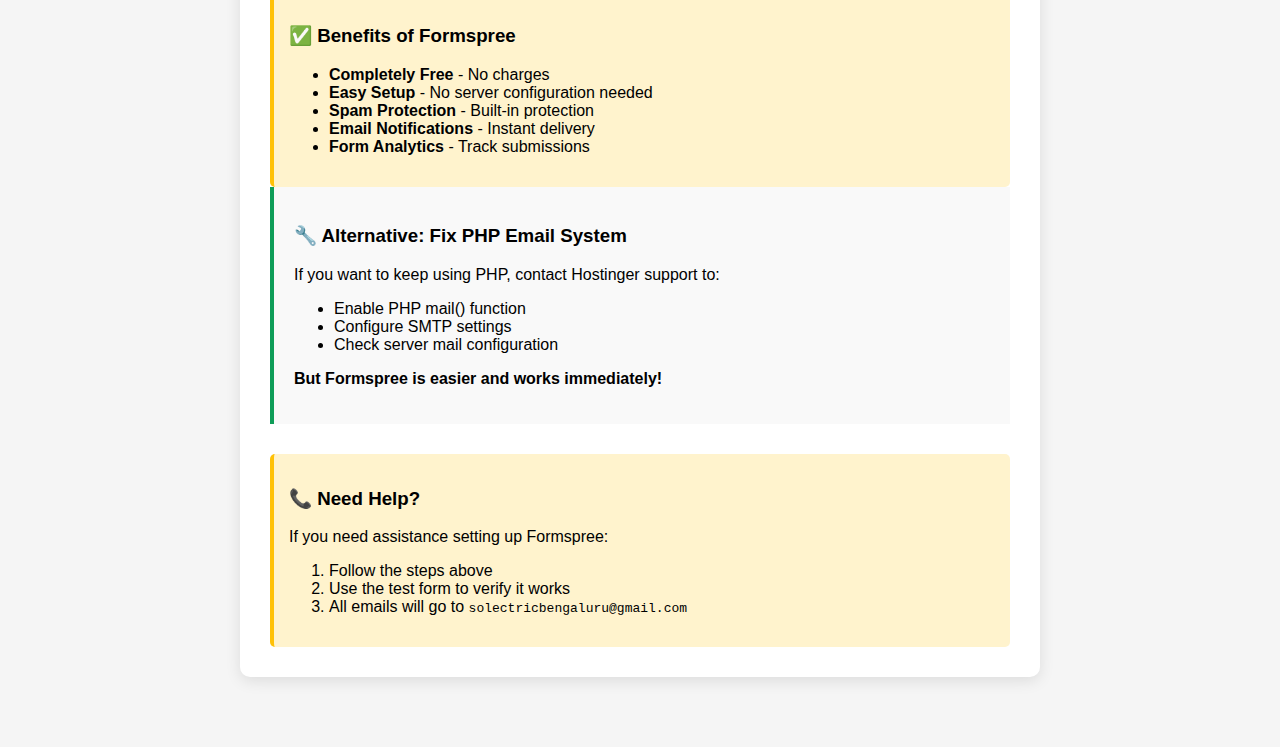
<file: formspree-quick-fix.html>
<!DOCTYPE html>
<html lang="en">
<head>
    <meta charset="UTF-8">
    <meta name="viewport" content="width=device-width, initial-scale=1.0">
    <title>Quick Fix - Formspree Setup</title>
    <style>
        body {
            font-family: Arial, sans-serif;
            max-width: 800px;
            margin: 50px auto;
            padding: 20px;
            background-color: #f5f5f5;
        }
        .container {
            background: white;
            padding: 30px;
            border-radius: 10px;
            box-shadow: 0 4px 15px rgba(0,0,0,0.1);
        }
        .step {
            margin-bottom: 30px;
            padding: 20px;
            border-left: 4px solid #0f9d58;
            background: #f9f9f9;
        }
        .code {
            background: #2d3748;
            color: #e2e8f0;
            padding: 15px;
            border-radius: 5px;
            font-family: monospace;
            margin: 10px 0;
            overflow-x: auto;
        }
        .highlight {
            background: #fff3cd;
            padding: 15px;
            border-radius: 5px;
            border-left: 4px solid #ffc107;
        }
        .btn {
            background: #0f9d58;
            color: white;
            padding: 12px 24px;
            border: none;
            border-radius: 5px;
            cursor: pointer;
            font-size: 16px;
            text-decoration: none;
            display: inline-block;
            margin: 10px 5px;
        }
    </style>
</head>
<body>
    <div class="container">
        <h1>🚨 Quick Fix: Your PHP Email System Failed</h1>
        <p>I can see from your website that the contact form is failing. Let's fix this with Formspree (completely free)!</p>

        <div class="highlight">
            <h3>❌ Problem Detected</h3>
            <p>Your PHP email system is not working on Hostinger. Error: "Failed to send message"</p>
        </div>

        <div class="step">
            <h3>Step 1: Sign up for Formspree (Free)</h3>
            <ol>
                <li>Go to <a href="https://formspree.io" target="_blank" class="btn">formspree.io</a></li>
                <li>Click "Get Started"</li>
                <li>Sign up with your Gmail account</li>
                <li>Create a new form</li>
                <li>Copy your form endpoint (looks like: <code>https://formspree.io/f/xayzabcd</code>)</li>
            </ol>
        </div>

        <div class="step">
            <h3>Step 2: Update Your Contact Form</h3>
            <p>Replace your current form in <code>index.html</code> with this code:</p>
            <div class="code">
&lt;form action="https://formspree.io/f/YOUR_FORM_ID" method="POST" id="contactForm" class="contact-form"&gt;
    &lt;div class="form-group"&gt;
        &lt;input type="text" name="user_name" placeholder="Your Full Name" required&gt;
    &lt;/div&gt;
    &lt;div class="form-group"&gt;
        &lt;input type="email" name="user_email" placeholder="Your Email Address" required&gt;
    &lt;/div&gt;
    &lt;div class="form-group"&gt;
        &lt;input type="tel" name="user_phone" placeholder="Your Phone Number" required&gt;
    &lt;/div&gt;
    &lt;div class="form-group"&gt;
        &lt;select name="service_type" required&gt;
            &lt;option value=""&gt;Select Service&lt;/option&gt;
            &lt;option value="residential"&gt;Residential Installation&lt;/option&gt;
            &lt;option value="commercial"&gt;Commercial Installation&lt;/option&gt;
            &lt;option value="maintenance"&gt;Maintenance &amp; Repair&lt;/option&gt;
            &lt;option value="consultation"&gt;Consultation&lt;/option&gt;
        &lt;/select&gt;
    &lt;/div&gt;
    &lt;div class="form-group"&gt;
        &lt;textarea name="message" placeholder="Tell us about your project..." required&gt;&lt;/textarea&gt;
    &lt;/div&gt;
    &lt;button type="submit" class="btn btn-primary"&gt;
        &lt;i class="fas fa-paper-plane"&gt;&lt;/i&gt;
        Send Message
    &lt;/button&gt;
&lt;/form&gt;
            </div>
            <p><strong>Important:</strong> Replace <code>YOUR_FORM_ID</code> with your actual Formspree form ID!</p>
        </div>

        <div class="step">
            <h3>Step 3: Remove JavaScript Email Code</h3>
            <p>In your <code>script.js</code> file, find the contact form section and comment out or remove the PHP email code:</p>
            <div class="code">
// Comment out or remove this section in script.js
/*
contactForm.addEventListener('submit', function(e) {
    e.preventDefault();
    // ... PHP email code ...
});
*/
            </div>
        </div>

        <div class="step">
            <h3>Step 4: Test Your Form</h3>
            <ol>
                <li>Upload the updated files to your server</li>
                <li>Visit your website</li>
                <li>Fill out the contact form</li>
                <li>Submit and check your Gmail inbox</li>
                <li>You should receive the email at <code>solectricbengaluru@gmail.com</code></li>
            </ol>
        </div>

        <div class="highlight">
            <h3>✅ Benefits of Formspree</h3>
            <ul>
                <li><strong>Completely Free</strong> - No charges</li>
                <li><strong>Easy Setup</strong> - No server configuration needed</li>
                <li><strong>Spam Protection</strong> - Built-in protection</li>
                <li><strong>Email Notifications</strong> - Instant delivery</li>
                <li><strong>Form Analytics</strong> - Track submissions</li>
            </ul>
        </div>

        <div class="step">
            <h3>🔧 Alternative: Fix PHP Email System</h3>
            <p>If you want to keep using PHP, contact Hostinger support to:</p>
            <ul>
                <li>Enable PHP mail() function</li>
                <li>Configure SMTP settings</li>
                <li>Check server mail configuration</li>
            </ul>
            <p><strong>But Formspree is easier and works immediately!</strong></p>
        </div>

        <div class="highlight">
            <h3>📞 Need Help?</h3>
            <p>If you need assistance setting up Formspree:</p>
            <ol>
                <li>Follow the steps above</li>
                <li>Use the test form to verify it works</li>
                <li>All emails will go to <code>solectricbengaluru@gmail.com</code></li>
            </ol>
        </div>
    </div>
</body>
</html>
</file>
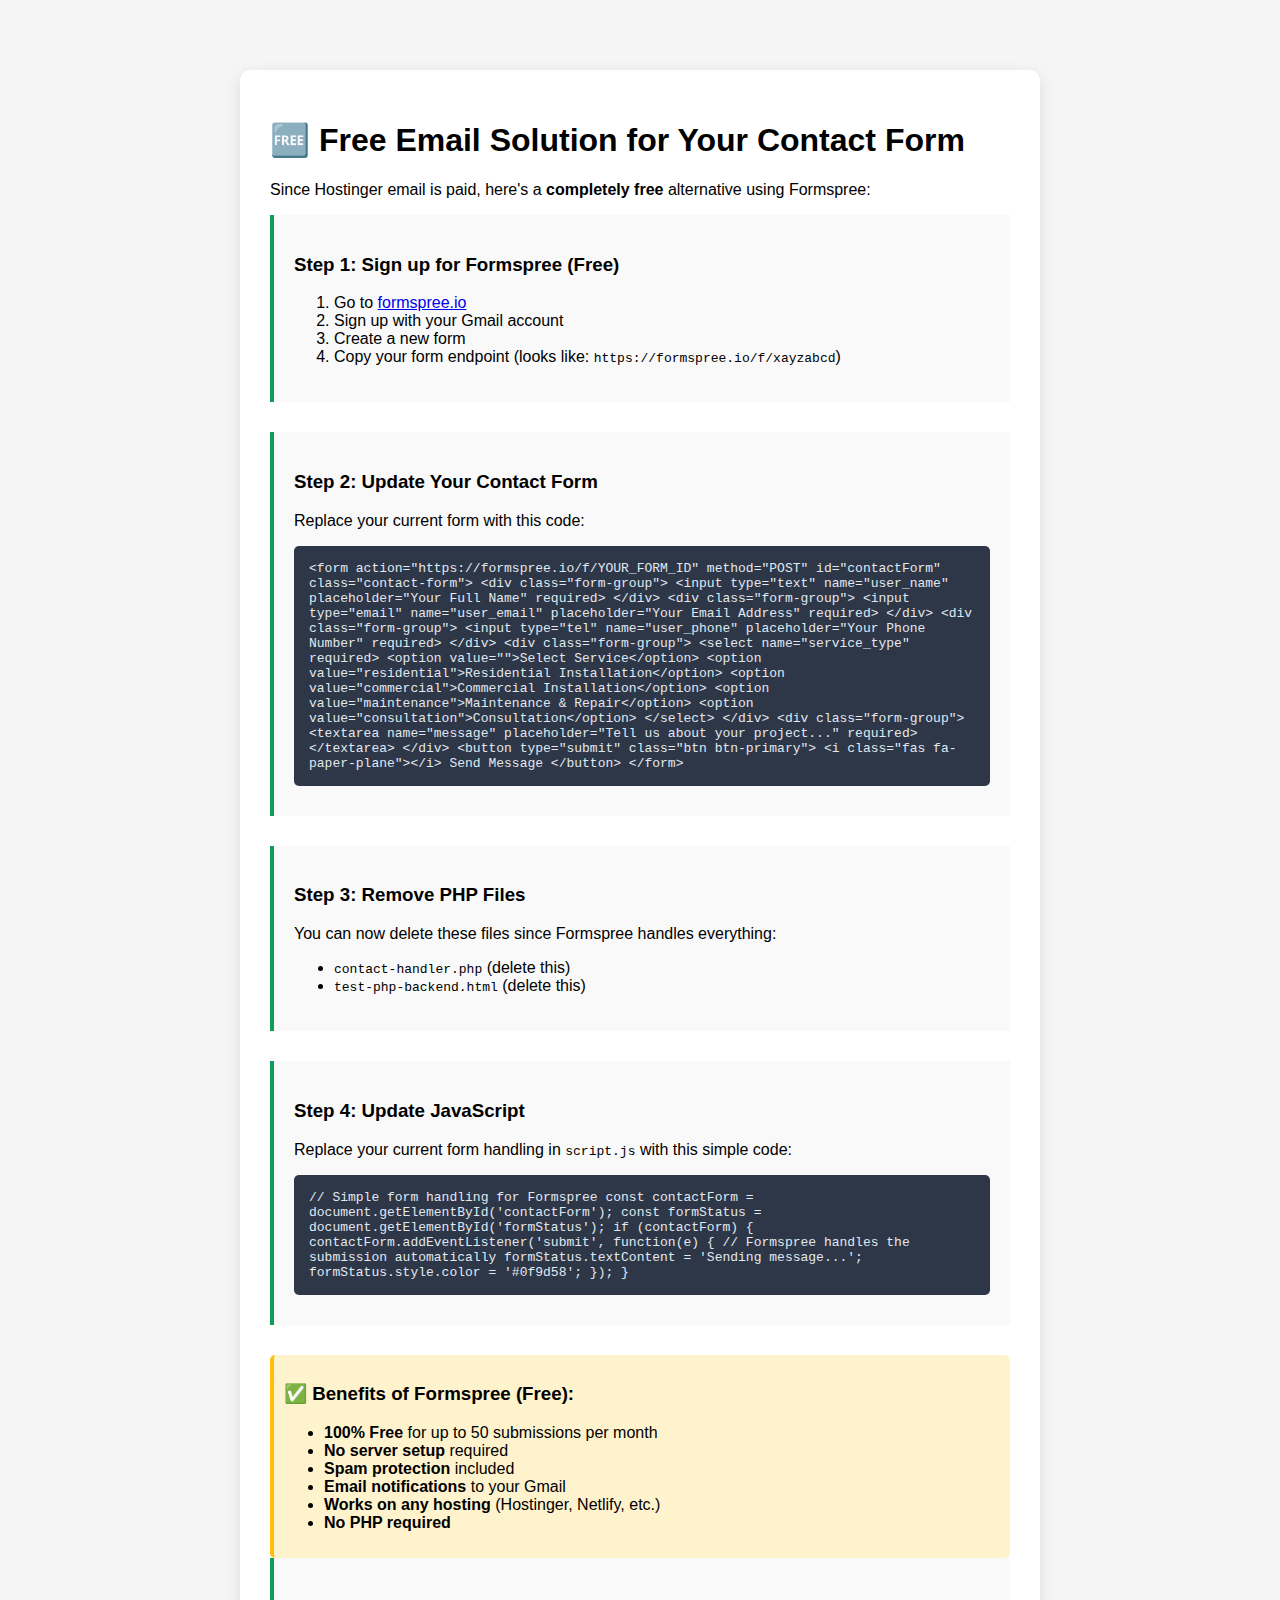
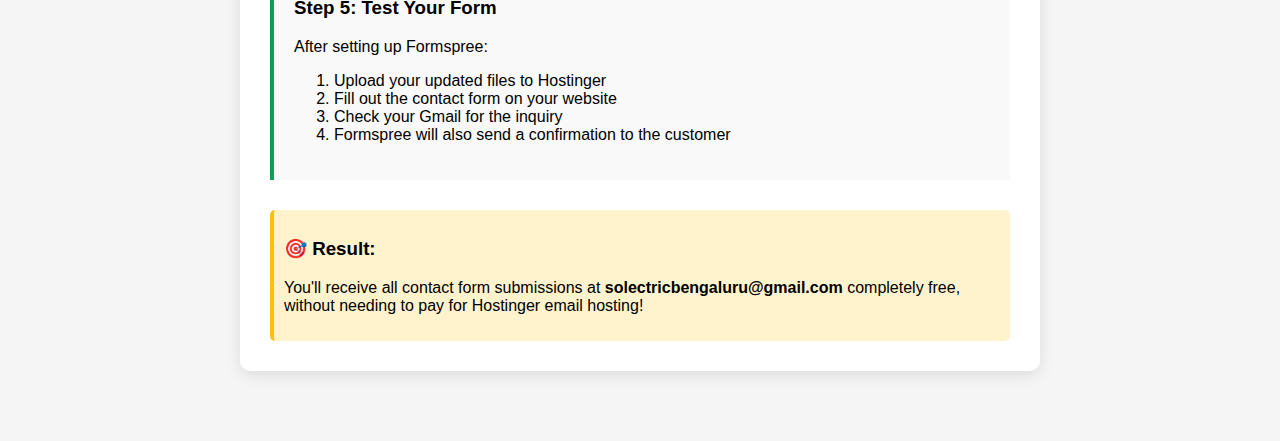
<file: formspree-setup.html>
<!DOCTYPE html>
<html lang="en">
<head>
    <meta charset="UTF-8">
    <meta name="viewport" content="width=device-width, initial-scale=1.0">
    <title>Free Email Solution - Formspree</title>
    <style>
        body {
            font-family: Arial, sans-serif;
            max-width: 800px;
            margin: 50px auto;
            padding: 20px;
            background-color: #f5f5f5;
        }
        .container {
            background: white;
            padding: 30px;
            border-radius: 10px;
            box-shadow: 0 4px 15px rgba(0,0,0,0.1);
        }
        .step {
            margin-bottom: 30px;
            padding: 20px;
            border-left: 4px solid #0f9d58;
            background: #f9f9f9;
        }
        .code {
            background: #2d3748;
            color: #e2e8f0;
            padding: 15px;
            border-radius: 5px;
            font-family: monospace;
            margin: 10px 0;
        }
        .highlight {
            background: #fff3cd;
            padding: 10px;
            border-radius: 5px;
            border-left: 4px solid #ffc107;
        }
    </style>
</head>
<body>
    <div class="container">
        <h1>🆓 Free Email Solution for Your Contact Form</h1>
        <p>Since Hostinger email is paid, here's a <strong>completely free</strong> alternative using Formspree:</p>

        <div class="step">
            <h3>Step 1: Sign up for Formspree (Free)</h3>
            <ol>
                <li>Go to <a href="https://formspree.io" target="_blank">formspree.io</a></li>
                <li>Sign up with your Gmail account</li>
                <li>Create a new form</li>
                <li>Copy your form endpoint (looks like: <code>https://formspree.io/f/xayzabcd</code>)</li>
            </ol>
        </div>

        <div class="step">
            <h3>Step 2: Update Your Contact Form</h3>
            <p>Replace your current form with this code:</p>
            <div class="code">
&lt;form action="https://formspree.io/f/YOUR_FORM_ID" method="POST" id="contactForm" class="contact-form"&gt;
    &lt;div class="form-group"&gt;
        &lt;input type="text" name="user_name" placeholder="Your Full Name" required&gt;
    &lt;/div&gt;
    &lt;div class="form-group"&gt;
        &lt;input type="email" name="user_email" placeholder="Your Email Address" required&gt;
    &lt;/div&gt;
    &lt;div class="form-group"&gt;
        &lt;input type="tel" name="user_phone" placeholder="Your Phone Number" required&gt;
    &lt;/div&gt;
    &lt;div class="form-group"&gt;
        &lt;select name="service_type" required&gt;
            &lt;option value=""&gt;Select Service&lt;/option&gt;
            &lt;option value="residential"&gt;Residential Installation&lt;/option&gt;
            &lt;option value="commercial"&gt;Commercial Installation&lt;/option&gt;
            &lt;option value="maintenance"&gt;Maintenance &amp; Repair&lt;/option&gt;
            &lt;option value="consultation"&gt;Consultation&lt;/option&gt;
        &lt;/select&gt;
    &lt;/div&gt;
    &lt;div class="form-group"&gt;
        &lt;textarea name="message" placeholder="Tell us about your project..." required&gt;&lt;/textarea&gt;
    &lt;/div&gt;
    &lt;button type="submit" class="btn btn-primary"&gt;
        &lt;i class="fas fa-paper-plane"&gt;&lt;/i&gt;
        Send Message
    &lt;/button&gt;
&lt;/form&gt;
            </div>
        </div>

        <div class="step">
            <h3>Step 3: Remove PHP Files</h3>
            <p>You can now delete these files since Formspree handles everything:</p>
            <ul>
                <li><code>contact-handler.php</code> (delete this)</li>
                <li><code>test-php-backend.html</code> (delete this)</li>
            </ul>
        </div>

        <div class="step">
            <h3>Step 4: Update JavaScript</h3>
            <p>Replace your current form handling in <code>script.js</code> with this simple code:</p>
            <div class="code">
// Simple form handling for Formspree
const contactForm = document.getElementById('contactForm');
const formStatus = document.getElementById('formStatus');

if (contactForm) {
    contactForm.addEventListener('submit', function(e) {
        // Formspree handles the submission automatically
        formStatus.textContent = 'Sending message...';
        formStatus.style.color = '#0f9d58';
    });
}
            </div>
        </div>

        <div class="highlight">
            <h3>✅ Benefits of Formspree (Free):</h3>
            <ul>
                <li><strong>100% Free</strong> for up to 50 submissions per month</li>
                <li><strong>No server setup</strong> required</li>
                <li><strong>Spam protection</strong> included</li>
                <li><strong>Email notifications</strong> to your Gmail</li>
                <li><strong>Works on any hosting</strong> (Hostinger, Netlify, etc.)</li>
                <li><strong>No PHP required</strong></li>
            </ul>
        </div>

        <div class="step">
            <h3>Step 5: Test Your Form</h3>
            <p>After setting up Formspree:</p>
            <ol>
                <li>Upload your updated files to Hostinger</li>
                <li>Fill out the contact form on your website</li>
                <li>Check your Gmail for the inquiry</li>
                <li>Formspree will also send a confirmation to the customer</li>
            </ol>
        </div>

        <div class="highlight">
            <h3>🎯 Result:</h3>
            <p>You'll receive all contact form submissions at <strong>solectricbengaluru@gmail.com</strong> completely free, without needing to pay for Hostinger email hosting!</p>
        </div>
    </div>
</body>
</html>
</file>
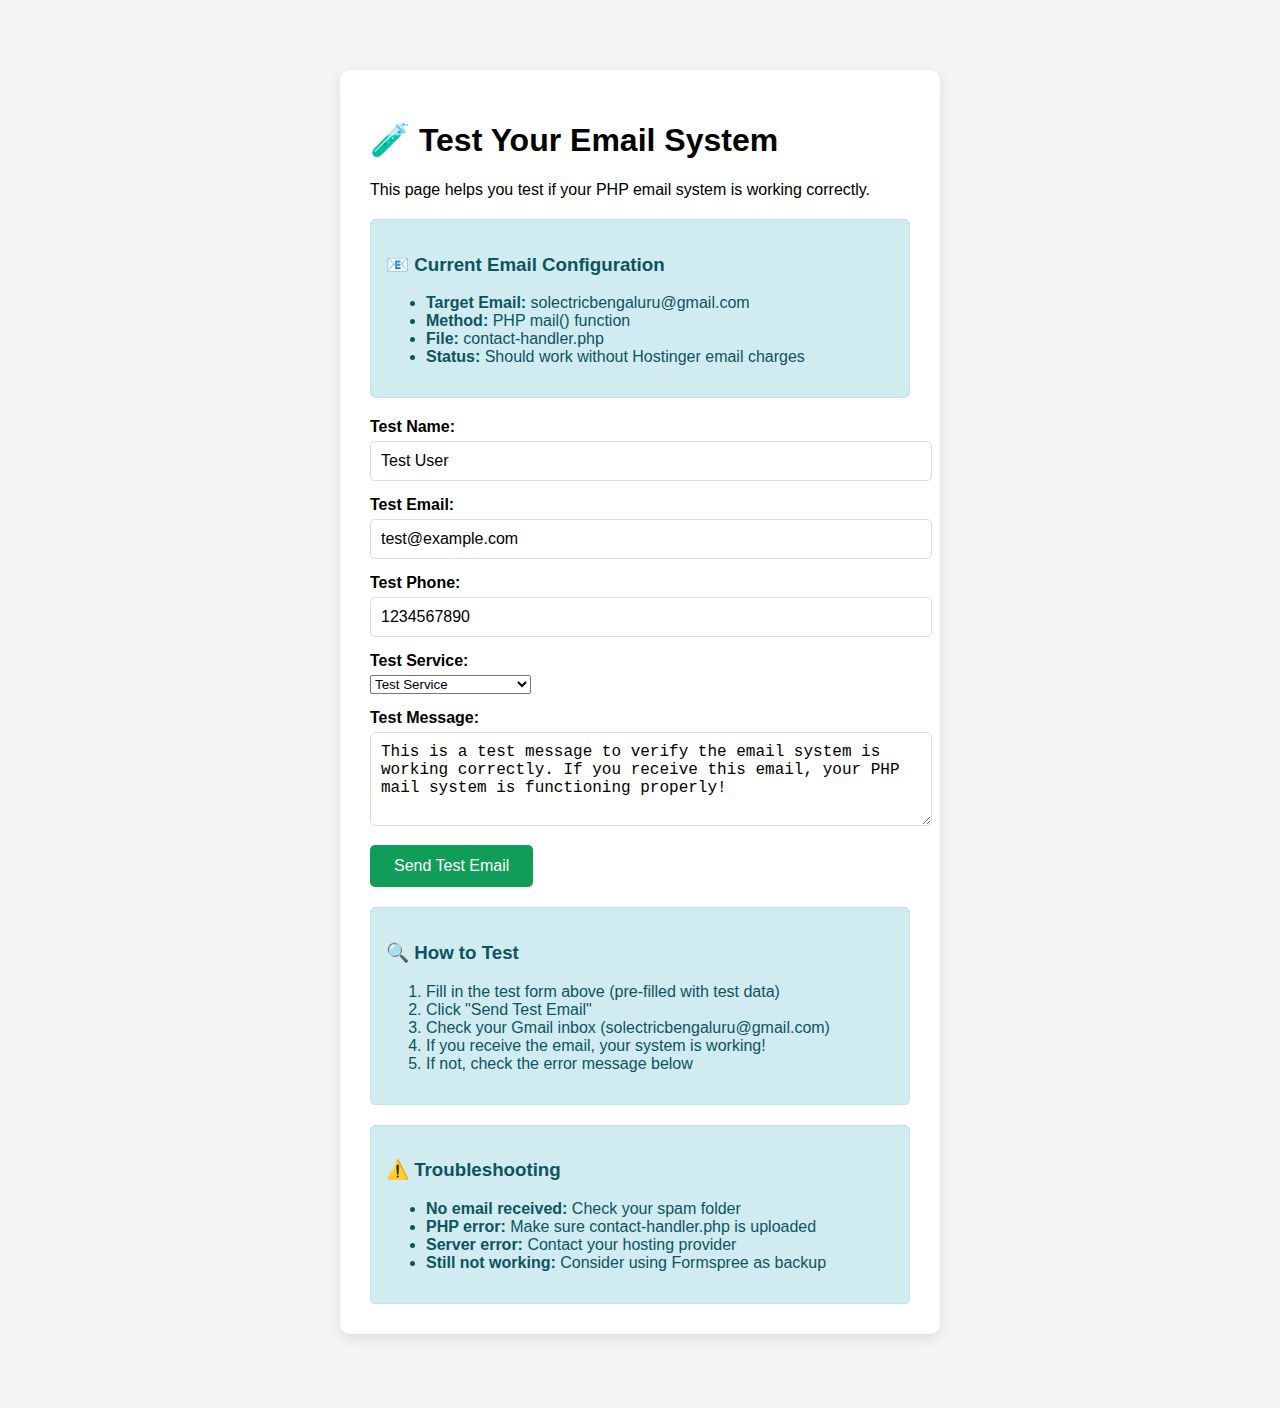
<file: test-email-system.html>
<!DOCTYPE html>
<html lang="en">
<head>
    <meta charset="UTF-8">
    <meta name="viewport" content="width=device-width, initial-scale=1.0">
    <title>Test Email System - Solectric Solutions</title>
    <style>
        body {
            font-family: Arial, sans-serif;
            max-width: 600px;
            margin: 50px auto;
            padding: 20px;
            background-color: #f5f5f5;
        }
        .container {
            background: white;
            padding: 30px;
            border-radius: 10px;
            box-shadow: 0 4px 15px rgba(0,0,0,0.1);
        }
        .test-form {
            margin: 20px 0;
        }
        .form-group {
            margin-bottom: 15px;
        }
        .form-group label {
            display: block;
            margin-bottom: 5px;
            font-weight: bold;
        }
        .form-group input, .form-group textarea {
            width: 100%;
            padding: 10px;
            border: 1px solid #ddd;
            border-radius: 5px;
            font-size: 16px;
        }
        .btn {
            background: #0f9d58;
            color: white;
            padding: 12px 24px;
            border: none;
            border-radius: 5px;
            cursor: pointer;
            font-size: 16px;
        }
        .btn:hover {
            background: #0b8043;
        }
        .status {
            margin-top: 20px;
            padding: 15px;
            border-radius: 5px;
        }
        .success {
            background: #d4edda;
            color: #155724;
            border: 1px solid #c3e6cb;
        }
        .error {
            background: #f8d7da;
            color: #721c24;
            border: 1px solid #f5c6cb;
        }
        .info {
            background: #d1ecf1;
            color: #0c5460;
            border: 1px solid #bee5eb;
        }
    </style>
</head>
<body>
    <div class="container">
        <h1>🧪 Test Your Email System</h1>
        <p>This page helps you test if your PHP email system is working correctly.</p>

        <div class="info status">
            <h3>📧 Current Email Configuration</h3>
            <ul>
                <li><strong>Target Email:</strong> solectricbengaluru@gmail.com</li>
                <li><strong>Method:</strong> PHP mail() function</li>
                <li><strong>File:</strong> contact-handler.php</li>
                <li><strong>Status:</strong> Should work without Hostinger email charges</li>
            </ul>
        </div>

        <form id="testForm" class="test-form">
            <div class="form-group">
                <label for="testName">Test Name:</label>
                <input type="text" id="testName" name="user_name" value="Test User" required>
            </div>
            <div class="form-group">
                <label for="testEmail">Test Email:</label>
                <input type="email" id="testEmail" name="user_email" value="test@example.com" required>
            </div>
            <div class="form-group">
                <label for="testPhone">Test Phone:</label>
                <input type="tel" id="testPhone" name="user_phone" value="1234567890" required>
            </div>
            <div class="form-group">
                <label for="testService">Test Service:</label>
                <select id="testService" name="service_type" required>
                    <option value="test">Test Service</option>
                    <option value="residential">Residential Installation</option>
                    <option value="commercial">Commercial Installation</option>
                </select>
            </div>
            <div class="form-group">
                <label for="testMessage">Test Message:</label>
                <textarea id="testMessage" name="message" rows="4" required>This is a test message to verify the email system is working correctly. If you receive this email, your PHP mail system is functioning properly!</textarea>
            </div>
            <button type="submit" class="btn">Send Test Email</button>
        </form>

        <div id="testStatus"></div>

        <div class="info status">
            <h3>🔍 How to Test</h3>
            <ol>
                <li>Fill in the test form above (pre-filled with test data)</li>
                <li>Click "Send Test Email"</li>
                <li>Check your Gmail inbox (solectricbengaluru@gmail.com)</li>
                <li>If you receive the email, your system is working!</li>
                <li>If not, check the error message below</li>
            </ol>
        </div>

        <div class="info status">
            <h3>⚠️ Troubleshooting</h3>
            <ul>
                <li><strong>No email received:</strong> Check your spam folder</li>
                <li><strong>PHP error:</strong> Make sure contact-handler.php is uploaded</li>
                <li><strong>Server error:</strong> Contact your hosting provider</li>
                <li><strong>Still not working:</strong> Consider using Formspree as backup</li>
            </ul>
        </div>
    </div>

    <script>
        document.getElementById('testForm').addEventListener('submit', function(e) {
            e.preventDefault();
            
            const statusDiv = document.getElementById('testStatus');
            statusDiv.innerHTML = '<div class="info status">Sending test email...</div>';
            
            const formData = new FormData(this);
            const formDataObj = {};
            
            for (let [key, value] of formData.entries()) {
                formDataObj[key] = value;
            }
            
            fetch('contact-handler.php', {
                method: 'POST',
                headers: {
                    'Content-Type': 'application/json',
                },
                body: JSON.stringify(formDataObj)
            })
            .then(response => response.json())
            .then(data => {
                if (data.success) {
                    statusDiv.innerHTML = `
                        <div class="success status">
                            <h3>✅ Test Email Sent Successfully!</h3>
                            <p>${data.message}</p>
                            <p><strong>Check your Gmail inbox:</strong> solectricbengaluru@gmail.com</p>
                            <p>If you don't see it, check your spam folder.</p>
                        </div>
                    `;
                } else {
                    statusDiv.innerHTML = `
                        <div class="error status">
                            <h3>❌ Test Failed</h3>
                            <p>${data.message}</p>
                            <p>This might indicate a server configuration issue.</p>
                        </div>
                    `;
                }
            })
            .catch(error => {
                statusDiv.innerHTML = `
                    <div class="error status">
                        <h3>❌ Connection Error</h3>
                        <p>Failed to connect to the server: ${error.message}</p>
                        <p>Make sure contact-handler.php is uploaded to your server.</p>
                    </div>
                `;
            });
        });
    </script>
</body>
</html>
</file>
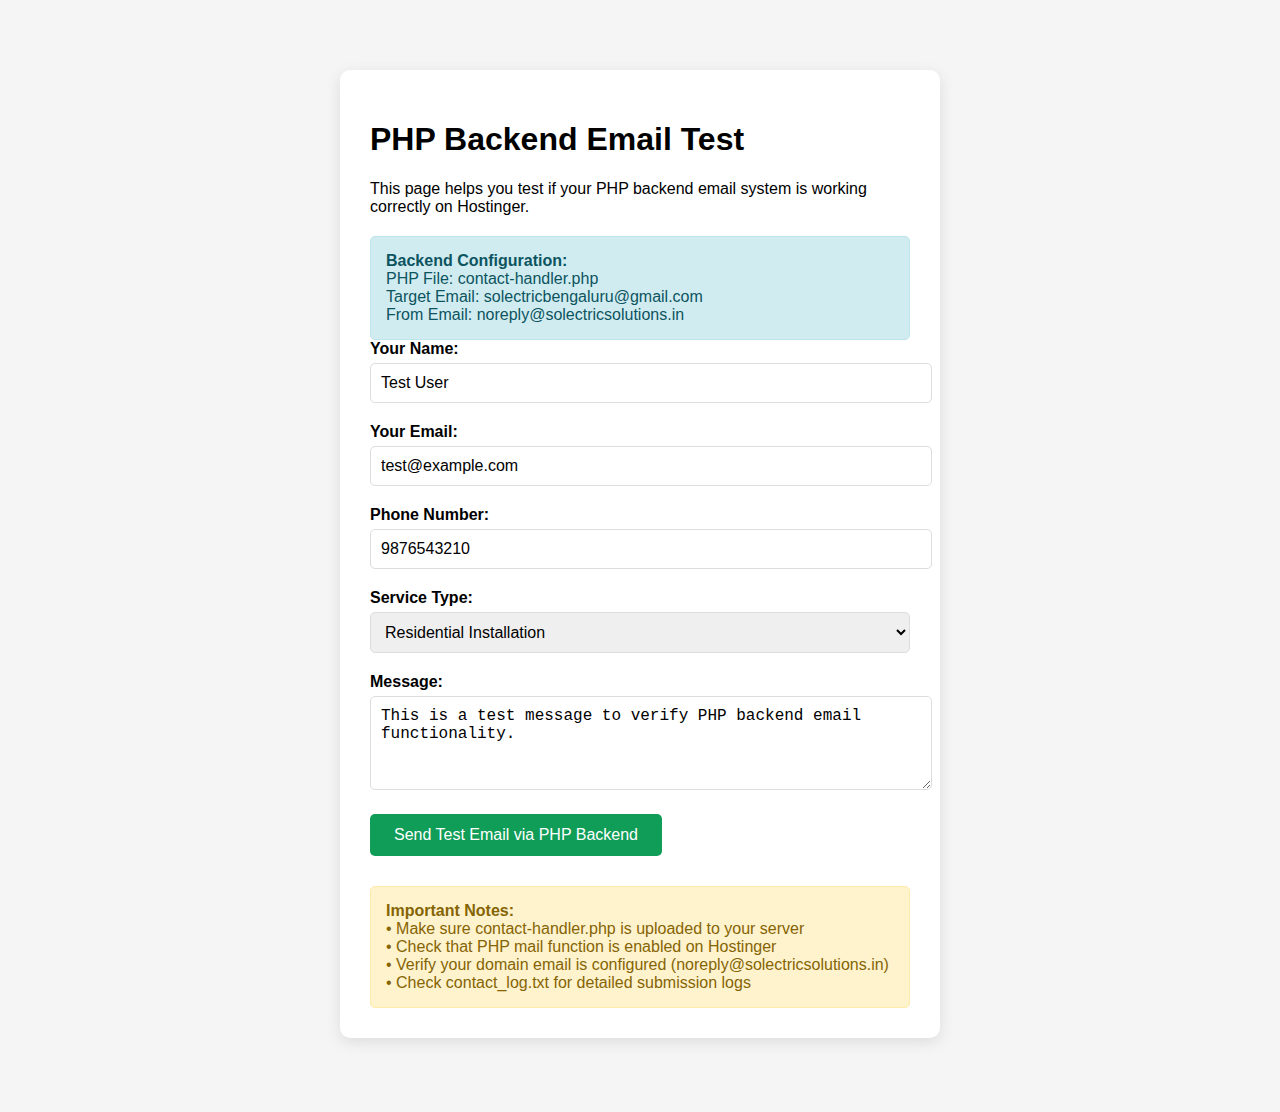
<file: test-php-backend.html>
<!DOCTYPE html>
<html lang="en">
<head>
    <meta charset="UTF-8">
    <meta name="viewport" content="width=device-width, initial-scale=1.0">
    <title>PHP Backend Test - Solectric Solutions</title>
    <style>
        body {
            font-family: Arial, sans-serif;
            max-width: 600px;
            margin: 50px auto;
            padding: 20px;
            background-color: #f5f5f5;
        }
        .test-container {
            background: white;
            padding: 30px;
            border-radius: 10px;
            box-shadow: 0 4px 15px rgba(0,0,0,0.1);
        }
        .form-group {
            margin-bottom: 20px;
        }
        label {
            display: block;
            margin-bottom: 5px;
            font-weight: bold;
        }
        input, textarea, select {
            width: 100%;
            padding: 10px;
            border: 1px solid #ddd;
            border-radius: 5px;
            font-size: 16px;
        }
        button {
            background: #0f9d58;
            color: white;
            padding: 12px 24px;
            border: none;
            border-radius: 5px;
            cursor: pointer;
            font-size: 16px;
        }
        button:hover {
            background: #0b8043;
        }
        .status {
            margin-top: 20px;
            padding: 15px;
            border-radius: 5px;
        }
        .success {
            background: #d4edda;
            color: #155724;
            border: 1px solid #c3e6cb;
        }
        .error {
            background: #f8d7da;
            color: #721c24;
            border: 1px solid #f5c6cb;
        }
        .info {
            background: #d1ecf1;
            color: #0c5460;
            border: 1px solid #bee5eb;
        }
        .warning {
            background: #fff3cd;
            color: #856404;
            border: 1px solid #ffeaa7;
        }
    </style>
</head>
<body>
    <div class="test-container">
        <h1>PHP Backend Email Test</h1>
        <p>This page helps you test if your PHP backend email system is working correctly on Hostinger.</p>
        
        <div class="status info">
            <strong>Backend Configuration:</strong><br>
            PHP File: contact-handler.php<br>
            Target Email: solectricbengaluru@gmail.com<br>
            From Email: noreply@solectricsolutions.in
        </div>

        <form id="testForm">
            <div class="form-group">
                <label for="testName">Your Name:</label>
                <input type="text" id="testName" name="user_name" value="Test User" required>
            </div>
            
            <div class="form-group">
                <label for="testEmail">Your Email:</label>
                <input type="email" id="testEmail" name="user_email" value="test@example.com" required>
            </div>
            
            <div class="form-group">
                <label for="testPhone">Phone Number:</label>
                <input type="tel" id="testPhone" name="user_phone" value="9876543210" required>
            </div>
            
            <div class="form-group">
                <label for="testService">Service Type:</label>
                <select id="testService" name="service_type" required>
                    <option value="residential">Residential Installation</option>
                    <option value="commercial">Commercial Installation</option>
                    <option value="maintenance">Maintenance & Repair</option>
                    <option value="consultation">Consultation</option>
                </select>
            </div>
            
            <div class="form-group">
                <label for="testMessage">Message:</label>
                <textarea id="testMessage" name="message" rows="4" required>This is a test message to verify PHP backend email functionality.</textarea>
            </div>
            
            <button type="submit">Send Test Email via PHP Backend</button>
        </form>
        
        <div id="testStatus"></div>
        
        <div class="status warning" style="margin-top: 30px;">
            <strong>Important Notes:</strong><br>
            • Make sure contact-handler.php is uploaded to your server<br>
            • Check that PHP mail function is enabled on Hostinger<br>
            • Verify your domain email is configured (noreply@solectricsolutions.in)<br>
            • Check contact_log.txt for detailed submission logs
        </div>
    </div>

    <script>
        document.getElementById('testForm').addEventListener('submit', function(e) {
            e.preventDefault();
            
            const statusDiv = document.getElementById('testStatus');
            statusDiv.innerHTML = '<div class="status info">Sending test email via PHP backend...</div>';
            
            const formData = new FormData(this);
            
            // Convert FormData to JSON object
            const formDataObj = {};
            formData.forEach((value, key) => {
                formDataObj[key] = value;
            });
            
            // Debug: Log the data being sent
            console.log('Sending data to PHP backend:', formDataObj);
            
            // Send data to PHP backend
            fetch('contact-handler.php', {
                method: 'POST',
                headers: {
                    'Content-Type': 'application/json',
                },
                body: JSON.stringify(formDataObj)
            })
            .then(response => {
                console.log('Response status:', response.status);
                return response.json();
            })
            .then(data => {
                console.log('PHP backend response:', data);
                
                if (data.success) {
                    statusDiv.innerHTML = '<div class="status success">✅ Test email sent successfully via PHP backend! Check your email at solectricbengaluru@gmail.com</div>';
                } else {
                    statusDiv.innerHTML = '<div class="status error">❌ PHP backend error: ' + data.message + '</div>';
                }
            })
            .catch(error => {
                console.error('Error:', error);
                statusDiv.innerHTML = '<div class="status error">❌ Failed to connect to PHP backend. Error: ' + error.message + '<br><br>Please check:<br>• contact-handler.php is uploaded to server<br>• PHP is enabled on your hosting<br>• File permissions are correct</div>';
            });
        });
    </script>
</body>
</html>
</file>
<file: styles.css>
@import url('https://fonts.googleapis.com/css2?family=Pacifico&display=swap');

/* Reset and Base Styles */
* {
    margin: 0;
    padding: 0;
    box-sizing: border-box;
}

/* Ensure images are visible */
img {
    max-width: 100%;
    height: auto;
    display: block;
    opacity: 1;
    transform: scale(1);
    transition: opacity 0.5s ease, transform 0.5s ease;
}

html {
    scroll-behavior: smooth;
}

body {
    font-family: 'Poppins', sans-serif;
    line-height: 1.6;
    color: #333;
    overflow-x: hidden;
    background: #f8f9fa;
}

.container {
    max-width: 1200px;
    margin: 0 auto;
    padding: 0 20px;
}

/* Navigation */
.navbar {
    position: fixed;
    top: 0;
    width: 100%;
    background: rgba(255, 255, 255, 0.95);
    backdrop-filter: blur(10px);
    z-index: 1000;
    transition: all 0.3s ease;
    box-shadow: 0 2px 20px rgba(0, 0, 0, 0.1);
}

.nav-container {
    max-width: 1200px;
    margin: 0 auto;
    padding: 0 20px;
    display: flex;
    justify-content: space-between;
    align-items: center;
    height: 70px;
}

.nav-logo {
    display: flex;
    align-items: center;
    gap: 10px;
}

.logo-img {
    width: 40px;
    height: 40px;
    border-radius: 8px;
    display: block;
    object-fit: cover;
    opacity: 1 !important;
    visibility: visible !important;
}

.logo-text {
    font-size: 1.5rem;
    font-weight: 700;
    color: #0f9d58;
    display: block;
    opacity: 1 !important;
    visibility: visible !important;
    font-family: 'Pacifico', cursive, 'Poppins', sans-serif;
}

.nav-menu {
    display: flex;
    list-style: none;
    gap: 30px;
}

.nav-link {
    text-decoration: none;
    color: #333;
    font-weight: 500;
    transition: all 0.3s ease;
    position: relative;
}

.nav-link:hover {
    color: #0f9d58;
}

.nav-link::after {
    content: '';
    position: absolute;
    bottom: -5px;
    left: 0;
    width: 0;
    height: 2px;
    background: #0f9d58;
    transition: width 0.3s ease;
}

.nav-link:hover::after {
    width: 100%;
}

.nav-toggle {
    display: none;
    flex-direction: column;
    cursor: pointer;
}

.bar {
    width: 25px;
    height: 3px;
    background: #333;
    margin: 3px 0;
    transition: 0.3s;
}

/* Hero Section */
.hero {
    min-height: 100vh;
    display: flex;
    align-items: center;
    position: relative;
    background: linear-gradient(135deg, #0f2027 0%, #2c5364 100%);
    overflow: hidden;
    padding-top: 70px; /* Add padding to account for fixed navbar */
}

.hero-background {
    position: absolute;
    top: 0;
    left: 0;
    width: 100%;
    height: 100%;
    background: linear-gradient(135deg, rgba(15, 157, 88, 0.9), rgba(0, 200, 83, 0.9)), url('Images/Projects/image_2.jpeg');
    background-size: cover;
    background-position: center;
    background-attachment: fixed;
    animation: float 20s ease-in-out infinite;
    z-index: 1; /* Ensure background is behind content but visible */
}

.hero-overlay {
    position: absolute;
    top: 0;
    left: 0;
    width: 100%;
    height: 100%;
    background: rgba(15, 157, 88, 0.1);
}

.hero-content {
    position: relative;
    z-index: 3; /* Ensure content is above background */
    display: grid;
    grid-template-columns: 1fr 1fr;
    gap: 50px;
    align-items: center;
    max-width: 1200px;
    margin: 0 auto;
    padding: 0 20px;
}

.hero-title {
    font-size: 4rem;
    font-weight: 800;
    color: white;
    line-height: 1.1;
    margin-bottom: 20px;
}

.title-line {
    display: block;
    opacity: 0;
    transform: translateY(30px);
    animation: slideInUp 0.8s ease forwards;
}

.title-line:nth-child(2) {
    animation-delay: 0.2s;
}

.hero-subtitle {
    font-size: 1.2rem;
    color: rgba(255, 255, 255, 0.9);
    margin-bottom: 30px;
    opacity: 0;
    transform: translateY(30px);
    animation: slideInUp 0.8s ease 0.4s forwards;
}

.hero-buttons {
    display: flex;
    gap: 20px;
    opacity: 0;
    transform: translateY(30px);
    animation: slideInUp 0.8s ease 0.6s forwards;
}

.btn {
    display: inline-flex;
    align-items: center;
    gap: 10px;
    padding: 15px 30px;
    border-radius: 50px;
    text-decoration: none;
    font-weight: 600;
    transition: all 0.3s ease;
    border: none;
    cursor: pointer;
    font-size: 1rem;
}

.btn-primary {
    background: #ffb300;
    color: #333;
    box-shadow: 0 4px 15px rgba(255, 179, 0, 0.3);
}

.btn-primary:hover {
    background: #ffd54f;
    transform: translateY(-3px);
    box-shadow: 0 8px 25px rgba(255, 179, 0, 0.4);
}

.btn-secondary {
    background: rgba(255, 255, 255, 0.2);
    color: white;
    border: 2px solid rgba(255, 255, 255, 0.3);
}

.btn-secondary:hover {
    background: rgba(255, 255, 255, 0.3);
    transform: translateY(-3px);
}

.hero-image {
    position: relative;
    display: flex;
    flex-direction: column;
    gap: 20px;
    align-items: center;
}

.floating-card {
    background: rgba(255, 255, 255, 0.1);
    backdrop-filter: blur(10px);
    border-radius: 20px;
    padding: 30px;
    border: 1px solid rgba(255, 255, 255, 0.2);
    animation: float 6s ease-in-out infinite;
    text-align: center;
}

.card-icon {
    font-size: 3rem;
    color: #ffb300;
    margin-bottom: 15px;
}

.card-content h3 {
    color: white;
    font-size: 1.5rem;
    margin-bottom: 10px;
}

.card-content p {
    color: rgba(255, 255, 255, 0.8);
}

.free-survey-badge {
    background: linear-gradient(135deg, #ffb300, #ffd54f);
    border-radius: 15px;
    padding: 20px;
    box-shadow: 0 10px 30px rgba(255, 179, 0, 0.3);
    animation: pulse 2s ease-in-out infinite;
    text-align: center;
    border: none;
}

.badge-content {
    display: flex;
    flex-direction: column;
    gap: 5px;
}

.free-text {
    font-size: 2rem;
    font-weight: 800;
    color: #333;
    text-shadow: 1px 1px 2px rgba(0,0,0,0.1);
}

.survey-text {
    font-size: 1rem;
    font-weight: 600;
    color: #333;
    text-transform: uppercase;
    letter-spacing: 1px;
}

.scroll-indicator {
    position: absolute;
    bottom: 30px;
    left: 50%;
    transform: translateX(-50%);
    animation: bounce 2s infinite;
}

.scroll-arrow {
    width: 30px;
    height: 30px;
    border: 2px solid white;
    border-top: none;
    border-left: none;
    transform: rotate(45deg);
}

/* Stats Section */
.stats {
    padding: 80px 0;
    background: linear-gradient(135deg, #e8f5e8 0%, #f0f8f0 100%);
}

.stats-grid {
    display: grid;
    grid-template-columns: repeat(auto-fit, minmax(250px, 1fr));
    gap: 30px;
}

.stat-item {
    text-align: center;
    padding: 40px 20px;
    background: white;
    border-radius: 20px;
    box-shadow: 0 10px 30px rgba(0, 0, 0, 0.1);
    transition: all 0.3s ease;
    position: relative;
    overflow: hidden;
}

.stat-item::before {
    content: '';
    position: absolute;
    top: 0;
    left: -100%;
    width: 100%;
    height: 100%;
    background: linear-gradient(90deg, transparent, rgba(15, 157, 88, 0.1), transparent);
    transition: left 0.5s ease;
}

.stat-item:hover::before {
    left: 100%;
}

.stat-item:hover {
    transform: translateY(-10px);
    box-shadow: 0 20px 40px rgba(0, 0, 0, 0.15);
}

.stat-icon {
    font-size: 3rem;
    color: #0f9d58;
    margin-bottom: 20px;
}

.stat-number {
    font-size: 3rem;
    font-weight: 800;
    color: #333;
    margin-bottom: 10px;
}

.stat-label {
    font-size: 1.1rem;
    color: #666;
    font-weight: 500;
}

/* Section Headers */
.section-header {
    text-align: center;
    margin-bottom: 60px;
}

.section-title {
    font-size: 2.5rem;
    font-weight: 700;
    color: #333;
    margin-bottom: 15px;
    position: relative;
}

.section-title::after {
    content: '';
    position: absolute;
    bottom: -10px;
    left: 50%;
    transform: translateX(-50%);
    width: 80px;
    height: 4px;
    background: linear-gradient(90deg, #0f9d58, #00c853);
    border-radius: 2px;
}

.section-subtitle {
    font-size: 1.1rem;
    color: #666;
    max-width: 600px;
    margin: 0 auto;
}

/* About Section */
.about {
    padding: 100px 0;
    background: linear-gradient(135deg, #ffffff 0%, #f8f9fa 100%);
}

.about-content {
    display: grid;
    grid-template-columns: 1fr 1fr;
    gap: 60px;
    align-items: center;
}

.about-card {
    background: linear-gradient(135deg, #f8f9fa 0%, #e9ecef 100%);
    padding: 40px;
    border-radius: 20px;
    border-left: 5px solid #0f9d58;
    margin-bottom: 30px;
}

.card-header {
    display: flex;
    align-items: center;
    gap: 15px;
    margin-bottom: 20px;
}

.card-header i {
    font-size: 2rem;
    color: #0f9d58;
}

.card-header h3 {
    font-size: 1.5rem;
    color: #333;
}

.about-features {
    display: grid;
    grid-template-columns: 1fr 1fr;
    gap: 15px;
}

.feature {
    display: flex;
    align-items: center;
    gap: 10px;
    font-weight: 500;
}

.feature i {
    color: #0f9d58;
    font-size: 1.2rem;
}

.image-container {
    position: relative;
}

.about-img {
    width: 100%;
    border-radius: 20px;
    box-shadow: 0 20px 40px rgba(0, 0, 0, 0.1);
    display: block;
    object-fit: cover;
    opacity: 1 !important;
    visibility: visible !important;
}

.experience-badge {
    position: absolute;
    bottom: -20px;
    right: -20px;
    background: linear-gradient(135deg, #0f9d58, #00c853);
    color: white;
    padding: 20px;
    border-radius: 50%;
    text-align: center;
    box-shadow: 0 10px 30px rgba(15, 157, 88, 0.3);
}

.years {
    display: block;
    font-size: 2rem;
    font-weight: 800;
}

.text {
    font-size: 0.8rem;
    opacity: 0.9;
}

/* Services Section */
.services {
    padding: 100px 0;
    background: linear-gradient(135deg, #f0f8ff 0%, #e6f3ff 100%);
}

.services-grid {
    display: grid;
    grid-template-columns: repeat(auto-fit, minmax(350px, 1fr));
    gap: 30px;
    margin-top: 50px;
}

.service-card {
    background: white;
    padding: 40px 30px;
    border-radius: 15px;
    box-shadow: 0 10px 30px rgba(0, 0, 0, 0.1);
    text-align: center;
    transition: all 0.3s ease;
    position: relative;
    overflow: hidden;
}

.service-card::before {
    content: '';
    position: absolute;
    top: 0;
    left: 0;
    width: 100%;
    height: 4px;
    background: linear-gradient(90deg, #28a745, #20c997);
    transform: scaleX(0);
    transition: transform 0.3s ease;
}

.service-card:hover::before {
    transform: scaleX(1);
}

.service-card:hover {
    transform: translateY(-10px);
    box-shadow: 0 20px 40px rgba(0, 0, 0, 0.15);
}

.service-icon {
    width: 80px;
    height: 80px;
    background: linear-gradient(135deg, #28a745, #20c997);
    border-radius: 50%;
    display: flex;
    align-items: center;
    justify-content: center;
    margin: 0 auto 25px;
    transition: all 0.3s ease;
    position: relative;
}

.service-icon::before {
    content: '';
    position: absolute;
    top: -5px;
    left: -5px;
    right: -5px;
    bottom: -5px;
    border: 2px solid #28a745;
    border-radius: 50%;
    opacity: 0;
    transition: all 0.3s ease;
}

.service-card:hover .service-icon {
    transform: scale(1.1) rotate(5deg);
}

.service-card:hover .service-icon::before {
    opacity: 1;
    animation: pulse 2s infinite;
}

.service-icon i {
    font-size: 2rem;
    color: white;
    transition: all 0.3s ease;
}

.service-card:hover .service-icon i {
    transform: scale(1.2);
}

.service-card h3 {
    color: #333;
    font-size: 1.4rem;
    margin-bottom: 15px;
    font-weight: 600;
    transition: color 0.3s ease;
}

.service-card:hover h3 {
    color: #28a745;
}

.service-card p {
    color: #666;
    line-height: 1.6;
    margin-bottom: 25px;
}

.service-features {
    text-align: left;
}

.feature-item {
    display: flex;
    align-items: center;
    gap: 10px;
    margin-bottom: 12px;
    padding: 8px 0;
    transition: all 0.3s ease;
}

.feature-item:hover {
    transform: translateX(5px);
}

.feature-item i {
    color: #28a745;
    font-size: 1rem;
    transition: all 0.3s ease;
}

.feature-item:hover i {
    transform: scale(1.2);
}

.feature-item span {
    color: #555;
    font-weight: 500;
    transition: color 0.3s ease;
}

.feature-item:hover span {
    color: #28a745;
}

.satisfaction-badge-container {
    display: flex;
    justify-content: center;
    margin-top: 50px;
}

.satisfaction-badge {
    position: relative;
    margin-left: 30px;
}

.badge-circle {
    width: 120px;
    height: 120px;
    background: #FFD700;
    border-radius: 50%;
    display: flex;
    align-items: center;
    justify-content: center;
    position: relative;
    box-shadow: 0 5px 15px rgba(255, 215, 0, 0.3);
    border: 3px solid #FFA500;
}

.badge-circle::before {
    content: '';
    position: absolute;
    top: -5px;
    left: -5px;
    right: -5px;
    bottom: -5px;
    border: 2px solid #FFD700;
    border-radius: 50%;
    background: conic-gradient(from 0deg, #FFD700, #FFA500, #FFD700);
    z-index: -1;
    animation: rotate 3s linear infinite;
}

@keyframes rotate {
    from { transform: rotate(0deg); }
    to { transform: rotate(360deg); }
}

.badge-content {
    text-align: center;
    color: #000;
}

.badge-percentage {
    display: block;
    font-size: 1.8rem;
    font-weight: bold;
    line-height: 1;
}

.badge-text {
    display: block;
    font-size: 0.7rem;
    font-weight: bold;
    text-transform: uppercase;
    margin-top: 2px;
}

.badge-guarantee {
    display: block;
    font-size: 0.9rem;
    font-weight: bold;
    font-style: italic;
    margin-top: 2px;
}

.badge-ribbons {
    position: absolute;
    bottom: -15px;
    left: 50%;
    transform: translateX(-50%);
}

.ribbon {
    position: absolute;
    width: 8px;
    height: 20px;
    background: #FF0000;
    border-radius: 2px;
}

.ribbon-left {
    left: -10px;
    transform: rotate(-15deg);
}

.ribbon-right {
    right: -10px;
    transform: rotate(15deg);
}

/* Why Choose Us Section */
.why-choose-section {
    padding: 100px 0;
    background: linear-gradient(135deg, #fffef0 0%, #fff8dc 100%);
}

.why-choose-content {
    max-width: 1000px;
    margin: 0 auto;
}

.why-choose-text {
    text-align: center;
    margin-bottom: 60px;
}

.why-choose-description {
    font-size: 1.2rem;
    color: #666;
    line-height: 1.8;
    max-width: 800px;
    margin: 0 auto;
}

.reasons-grid {
    display: grid;
    grid-template-columns: repeat(auto-fit, minmax(250px, 1fr));
    gap: 30px;
}

.reason-card {
    background: linear-gradient(135deg, #f8f9fa 0%, #e9ecef 100%);
    padding: 40px 30px;
    border-radius: 20px;
    text-align: center;
    box-shadow: 0 10px 30px rgba(0, 0, 0, 0.1);
    transition: all 0.3s ease;
    border: 2px solid transparent;
}

.reason-card:hover {
    transform: translateY(-10px);
    box-shadow: 0 20px 40px rgba(0, 0, 0, 0.15);
    border-color: #0f9d58;
}

.reason-icon {
    width: 80px;
    height: 80px;
    background: linear-gradient(135deg, #0f9d58, #00c853);
    border-radius: 50%;
    display: flex;
    align-items: center;
    justify-content: center;
    margin: 0 auto 25px;
    font-size: 2rem;
    color: white;
}

.reason-card h3 {
    font-size: 1.3rem;
    color: #333;
    margin-bottom: 15px;
    font-weight: 600;
}

.reason-card p {
    color: #666;
    line-height: 1.6;
}

/* Power Generation Section */
.power-generation {
    padding: 100px 0;
    background: linear-gradient(135deg, #f0fff0 0%, #e8f5e8 100%);
}

.power-grid {
    display: grid;
    grid-template-columns: repeat(auto-fit, minmax(280px, 1fr));
    gap: 25px;
    margin-top: 50px;
}

.power-card {
    background: white;
    border-radius: 20px;
    padding: 30px;
    box-shadow: 0 10px 30px rgba(0, 0, 0, 0.1);
    transition: all 0.3s ease;
    border: 2px solid transparent;
    position: relative;
}

.power-card.featured {
    border-color: #0f9d58;
    transform: scale(1.05);
}

.power-card:hover {
    transform: translateY(-10px);
    box-shadow: 0 20px 40px rgba(0, 0, 0, 0.15);
}

.power-header {
    display: flex;
    justify-content: space-between;
    align-items: center;
    margin-bottom: 25px;
}

.power-header h3 {
    font-size: 1.5rem;
    color: #333;
}

.power-icon {
    width: 50px;
    height: 50px;
    background: linear-gradient(135deg, #0f9d58, #00c853);
    border-radius: 50%;
    display: flex;
    align-items: center;
    justify-content: center;
    color: white;
    font-size: 1.2rem;
}

.popular-badge {
    position: absolute;
    top: -10px;
    right: 20px;
    background: #ffb300;
    color: #333;
    padding: 5px 15px;
    border-radius: 20px;
    font-size: 0.8rem;
    font-weight: 600;
}

.power-details {
    display: flex;
    flex-direction: column;
    gap: 15px;
}

.power-item {
    display: flex;
    justify-content: space-between;
    align-items: center;
    padding: 10px 0;
    border-bottom: 1px solid #eee;
}

.power-item:last-child {
    border-bottom: none;
}

.label {
    color: #666;
    font-weight: 500;
}

.value {
    color: #333;
    font-weight: 600;
}

/* Brands Section */
.brands {
    padding: 80px 0;
    background: linear-gradient(135deg, #e8f5e8 0%, #ffffff 100%);
    overflow: hidden;
    position: relative;
}

.brands-container {
    position: relative;
    width: 100%;
    overflow: hidden;
}

.brands-track {
    display: flex;
    gap: 30px;
    animation: scrollBrands 30s linear infinite;
    width: max-content;
}

.brands-track:hover {
    animation-play-state: paused;
}

@keyframes scrollBrands {
    0% {
        transform: translateX(0);
    }
    100% {
        transform: translateX(-50%);
    }
}

.brand-item {
    background: transparent;
    border: none;
    padding: 15px 20px;
    box-shadow: none;
    display: flex;
    align-items: center;
    justify-content: center;
    min-height: 60px;
    position: relative;
    flex-shrink: 0;
    min-width: 140px;
}

.brand-item img {
    max-width: 80px;
    max-height: 60px;
    width: auto;
    height: auto;
    filter: grayscale(0%) brightness(1);
    opacity: 1;
    object-fit: contain;
}

.brand-text {
    font-size: 1rem;
    font-weight: 500;
    color: #333;
    text-align: center;
}

/* Projects Section */
.projects {
    padding: 100px 0;
    background: linear-gradient(135deg, #f8f9fa 0%, #e9ecef 100%);
}

.projects-grid {
    display: grid;
    grid-template-columns: repeat(auto-fit, minmax(300px, 1fr));
    gap: 30px;
}

.project-card {
    border-radius: 20px;
    overflow: hidden;
    box-shadow: 0 10px 30px rgba(0, 0, 0, 0.1);
    transition: all 0.3s ease;
    position: relative;
}

.project-card:hover {
    transform: translateY(-10px);
    box-shadow: 0 20px 40px rgba(0, 0, 0, 0.15);
}

.project-image {
    position: relative;
    overflow: hidden;
}

.project-image img {
    width: 100%;
    height: 250px;
    object-fit: cover;
    transition: transform 0.3s ease;
    display: block;
    opacity: 1 !important;
    visibility: visible !important;
}

.project-card:hover .project-image img {
    transform: scale(1.1);
}

.project-overlay {
    position: absolute;
    top: 0;
    left: 0;
    width: 100%;
    height: 100%;
    background: linear-gradient(135deg, rgba(15, 157, 88, 0.9), rgba(0, 200, 83, 0.9));
    display: flex;
    align-items: center;
    justify-content: center;
    opacity: 0;
    transition: opacity 0.3s ease;
}

.project-card:hover .project-overlay {
    opacity: 1;
}

.project-details {
    text-align: center;
    color: white;
    padding: 20px;
}

.project-details h4 {
    font-size: 1.3rem;
    margin-bottom: 10px;
}

.project-details p {
    margin-bottom: 15px;
    opacity: 0.9;
}

.project-tag {
    background: rgba(255, 255, 255, 0.2);
    padding: 5px 15px;
    border-radius: 20px;
    font-size: 0.8rem;
    font-weight: 600;
}

/* Testimonials Section */
.testimonials {
    padding: 100px 0;
    background: linear-gradient(135deg, #fff8f0 0%, #ffe8d6 100%);
}

.testimonials-grid {
    display: grid;
    grid-template-columns: repeat(auto-fit, minmax(350px, 1fr));
    gap: 30px;
}

.testimonial-card {
    background: #f8f9fa;
    padding: 30px;
    border-radius: 20px;
    box-shadow: 0 10px 30px rgba(0, 0, 0, 0.1);
    transition: all 0.3s ease;
}

.testimonial-card:hover {
    transform: translateY(-5px);
    box-shadow: 0 15px 35px rgba(0, 0, 0, 0.15);
}

.stars {
    color: #ffb300;
    font-size: 1.2rem;
    margin-bottom: 20px;
}

.testimonial-content p {
    color: #666;
    font-style: italic;
    margin-bottom: 25px;
    line-height: 1.6;
}

.testimonial-author {
    display: flex;
    align-items: center;
    gap: 15px;
}

.author-avatar {
    width: 60px;
    height: 60px;
    border-radius: 50%;
    background: linear-gradient(135deg, #0f9d58, #00c853);
    display: flex;
    align-items: center;
    justify-content: center;
    color: white;
    font-size: 1.5rem;
    box-shadow: 0 5px 15px rgba(15, 157, 88, 0.3);
}

.author-info h4 {
    color: #333;
    margin-bottom: 5px;
}

.author-info span {
    color: #666;
    font-size: 0.9rem;
}

/* Contact Section */
.contact {
    padding: 100px 0;
    background: linear-gradient(135deg, #f0f8ff 0%, #e6f3ff 100%);
}

.contact-content {
    display: grid;
    grid-template-columns: 1fr 1fr;
    gap: 60px;
}

.contact-card {
    display: flex;
    align-items: flex-start;
    gap: 20px;
    margin-bottom: 30px;
    padding: 25px;
    background: white;
    border-radius: 15px;
    transition: all 0.3s ease;
}

.contact-card:hover {
    background: #e9ecef;
    transform: translateX(10px);
}

.contact-icon {
    width: 60px;
    height: 60px;
    background: linear-gradient(135deg, #0f9d58, #00c853);
    border-radius: 50%;
    display: flex;
    align-items: center;
    justify-content: center;
    color: white;
    font-size: 1.5rem;
    flex-shrink: 0;
}

.contact-details h4 {
    color: #333;
    margin-bottom: 10px;
    font-size: 1.2rem;
}

.contact-details p {
    color: #666;
    line-height: 1.6;
}

.contact-details a {
    color: #0f9d58;
    text-decoration: none;
    font-weight: 500;
}

.contact-details a:hover {
    text-decoration: underline;
}

.social-links {
    display: flex;
    gap: 15px;
    margin-top: 30px;
}

.social-link {
    width: 50px;
    height: 50px;
    background: #f8f9fa;
    border-radius: 50%;
    display: flex;
    align-items: center;
    justify-content: center;
    color: #666;
    text-decoration: none;
    transition: all 0.3s ease;
    font-size: 1.2rem;
}

.social-link:hover {
    background: #0f9d58;
    color: white;
    transform: translateY(-3px);
}

.social-link.whatsapp:hover {
    background: #25d366;
}

.contact-form-container {
    background: white;
    padding: 40px;
    border-radius: 20px;
    box-shadow: 0 10px 30px rgba(0, 0, 0, 0.1);
}

.form-group {
    margin-bottom: 20px;
}

.form-group input,
.form-group select,
.form-group textarea {
    width: 100%;
    padding: 15px;
    border: 2px solid #e9ecef;
    border-radius: 10px;
    font-size: 1rem;
    transition: all 0.3s ease;
    background: white;
}

.form-group input:focus,
.form-group select:focus,
.form-group textarea:focus {
    outline: none;
    border-color: #0f9d58;
    box-shadow: 0 0 0 3px rgba(15, 157, 88, 0.1);
}

.form-group textarea {
    min-height: 120px;
    resize: vertical;
}

.form-status {
    margin-top: 15px;
    text-align: center;
    font-weight: 500;
}

/* Footer */
.footer {
    background: linear-gradient(135deg, #0f9d58, #00c853);
    color: white;
    padding: 60px 0 20px;
}

.footer-content {
    display: grid;
    grid-template-columns: repeat(auto-fit, minmax(250px, 1fr));
    gap: 40px;
    margin-bottom: 40px;
}

.footer-logo {
    display: flex;
    align-items: center;
    gap: 10px;
    margin-bottom: 20px;
}

.footer-logo img {
    width: 40px;
    height: 40px;
    border-radius: 8px;
    display: block;
    object-fit: cover;
    opacity: 1 !important;
    visibility: visible !important;
}

.footer-logo span {
    font-size: 1.3rem;
    font-weight: 700;
    color: white;
    display: block;
    opacity: 1 !important;
    visibility: visible !important;
    font-family: 'Pacifico', cursive, 'Poppins', sans-serif;
}

.footer-section h4 {
    margin-bottom: 20px;
    font-size: 1.2rem;
}

.footer-section ul {
    list-style: none;
}

.footer-section ul li {
    margin-bottom: 10px;
}

.footer-section ul li a {
    color: rgba(255, 255, 255, 0.8);
    text-decoration: none;
    transition: color 0.3s ease;
}

.footer-section ul li a:hover {
    color: white;
}

.footer-section p {
    margin-bottom: 10px;
    color: rgba(255, 255, 255, 0.8);
}

.footer-section p i {
    margin-right: 10px;
    color: #ffb300;
}

.footer-bottom {
    border-top: 1px solid rgba(255, 255, 255, 0.2);
    padding-top: 20px;
    text-align: center;
    color: rgba(255, 255, 255, 0.8);
}

.footer-bottom a {
    color: #ffb300;
    text-decoration: none;
}

/* Back to Top Button */
.back-to-top {
    position: fixed;
    bottom: 30px;
    right: 30px;
    width: 50px;
    height: 50px;
    background: linear-gradient(135deg, #0f9d58, #00c853);
    color: white;
    border: none;
    border-radius: 50%;
    cursor: pointer;
    font-size: 1.2rem;
    box-shadow: 0 5px 15px rgba(15, 157, 88, 0.3);
    transition: all 0.3s ease;
    opacity: 0;
    visibility: hidden;
    z-index: 1000;
}

.back-to-top.show {
    opacity: 1;
    visibility: visible;
}

.back-to-top:hover {
    transform: translateY(-3px);
    box-shadow: 0 8px 25px rgba(15, 157, 88, 0.4);
}

/* Animations */
@keyframes slideInUp {
    to {
        opacity: 1;
        transform: translateY(0);
    }
}

@keyframes float {
    0%, 100% {
        transform: translateY(0px);
    }
    50% {
        transform: translateY(-20px);
    }
}

@keyframes bounce {
    0%, 20%, 50%, 80%, 100% {
        transform: translateY(0);
    }
    40% {
        transform: translateY(-10px);
    }
    60% {
        transform: translateY(-5px);
    }
}

@keyframes pulse {
    0% {
        transform: scale(1);
    }
    50% {
        transform: scale(1.05);
    }
    100% {
        transform: scale(1);
    }
}

/* Responsive Design */
@media (max-width: 768px) {
    .nav-menu {
        position: fixed;
        left: -100%;
        top: 70px;
        flex-direction: column;
        background-color: white;
        width: 100%;
        text-align: center;
        transition: 0.3s;
        box-shadow: 0 10px 27px rgba(0, 0, 0, 0.05);
        padding: 20px 0;
    }

    .nav-menu.active {
        left: 0;
    }

    .nav-toggle {
        display: flex;
    }

    .nav-toggle.active .bar:nth-child(2) {
        opacity: 0;
    }

    .nav-toggle.active .bar:nth-child(1) {
        transform: translateY(8px) rotate(45deg);
    }

    .nav-toggle.active .bar:nth-child(3) {
        transform: translateY(-8px) rotate(-45deg);
    }

    .hero-content {
        grid-template-columns: 1fr;
        text-align: center;
        gap: 30px;
    }

    .hero-title {
        font-size: 2.5rem;
    }

    .hero-buttons {
        flex-direction: column;
        align-items: center;
    }

    .about-content {
        grid-template-columns: 1fr;
        gap: 40px;
    }

    .about-features {
        grid-template-columns: 1fr;
    }

    .contact-content {
        grid-template-columns: 1fr;
        gap: 40px;
    }

    .stats-grid {
        grid-template-columns: repeat(2, 1fr);
    }

        .services-grid {
        grid-template-columns: 1fr;
        gap: 25px;
    }

    .service-card {
        padding: 30px 20px;
    }

    .service-icon {
        width: 70px;
        height: 70px;
    }

    .service-icon i {
        font-size: 1.8rem;
    }

    .service-card h3 {
        font-size: 1.3rem;
    }

    .satisfaction-badge-container {
        margin-top: 40px;
    }
    
    .badge-circle {
        width: 100px;
        height: 100px;
    }
    
    .badge-percentage {
        font-size: 1.5rem;
    }
    
    .badge-text {
        font-size: 0.6rem;
    }
    
    .badge-guarantee {
        font-size: 0.8rem;
    }

    .reasons-grid {
        grid-template-columns: 1fr;
    }

    .power-grid {
        grid-template-columns: 1fr;
        gap: 20px;
    }
    
    .power-card {
        padding: 25px 20px;
    }
    
    .power-header h3 {
        font-size: 1.3rem;
    }

    .brands-track {
        gap: 20px;
        animation-duration: 25s;
    }
    
    .brand-item {
        padding: 10px 15px;
        min-height: 45px;
        min-width: 100px;
    }
    
    .brand-item img {
        max-width: 60px;
        max-height: 45px;
    }

    .projects-grid {
        grid-template-columns: 1fr;
    }

    .testimonials-grid {
        grid-template-columns: 1fr;
    }

    .footer-content {
        grid-template-columns: 1fr;
        text-align: center;
    }

    .hero-background {
        background-attachment: scroll !important;
        background-position: center center !important;
        background-size: cover !important;
    }
    
    .hero {
        padding-top: 70px; /* Ensure padding for fixed navbar on mobile */
        min-height: calc(100vh - 70px); /* Adjust height to account for navbar */
    }
}

@media (max-width: 480px) {
    .container {
        padding: 0 15px;
    }

    .hero-title {
        font-size: 2rem;
    }

    .section-title {
        font-size: 2rem;
    }

    .stats-grid {
        grid-template-columns: 1fr;
    }

    .brands-track {
        gap: 15px;
        animation-duration: 20s;
    }
    
    .brand-item {
        padding: 8px 12px;
        min-height: 40px;
        min-width: 80px;
    }
    
    .brand-item img {
        max-width: 50px;
        max-height: 40px;
    }

    .back-to-top {
        bottom: 20px;
        right: 20px;
        width: 45px;
        height: 45px;
    }

    .free-text {
        font-size: 1.5rem;
    }

    .survey-text {
        font-size: 0.9rem;
    }
}
</file>
